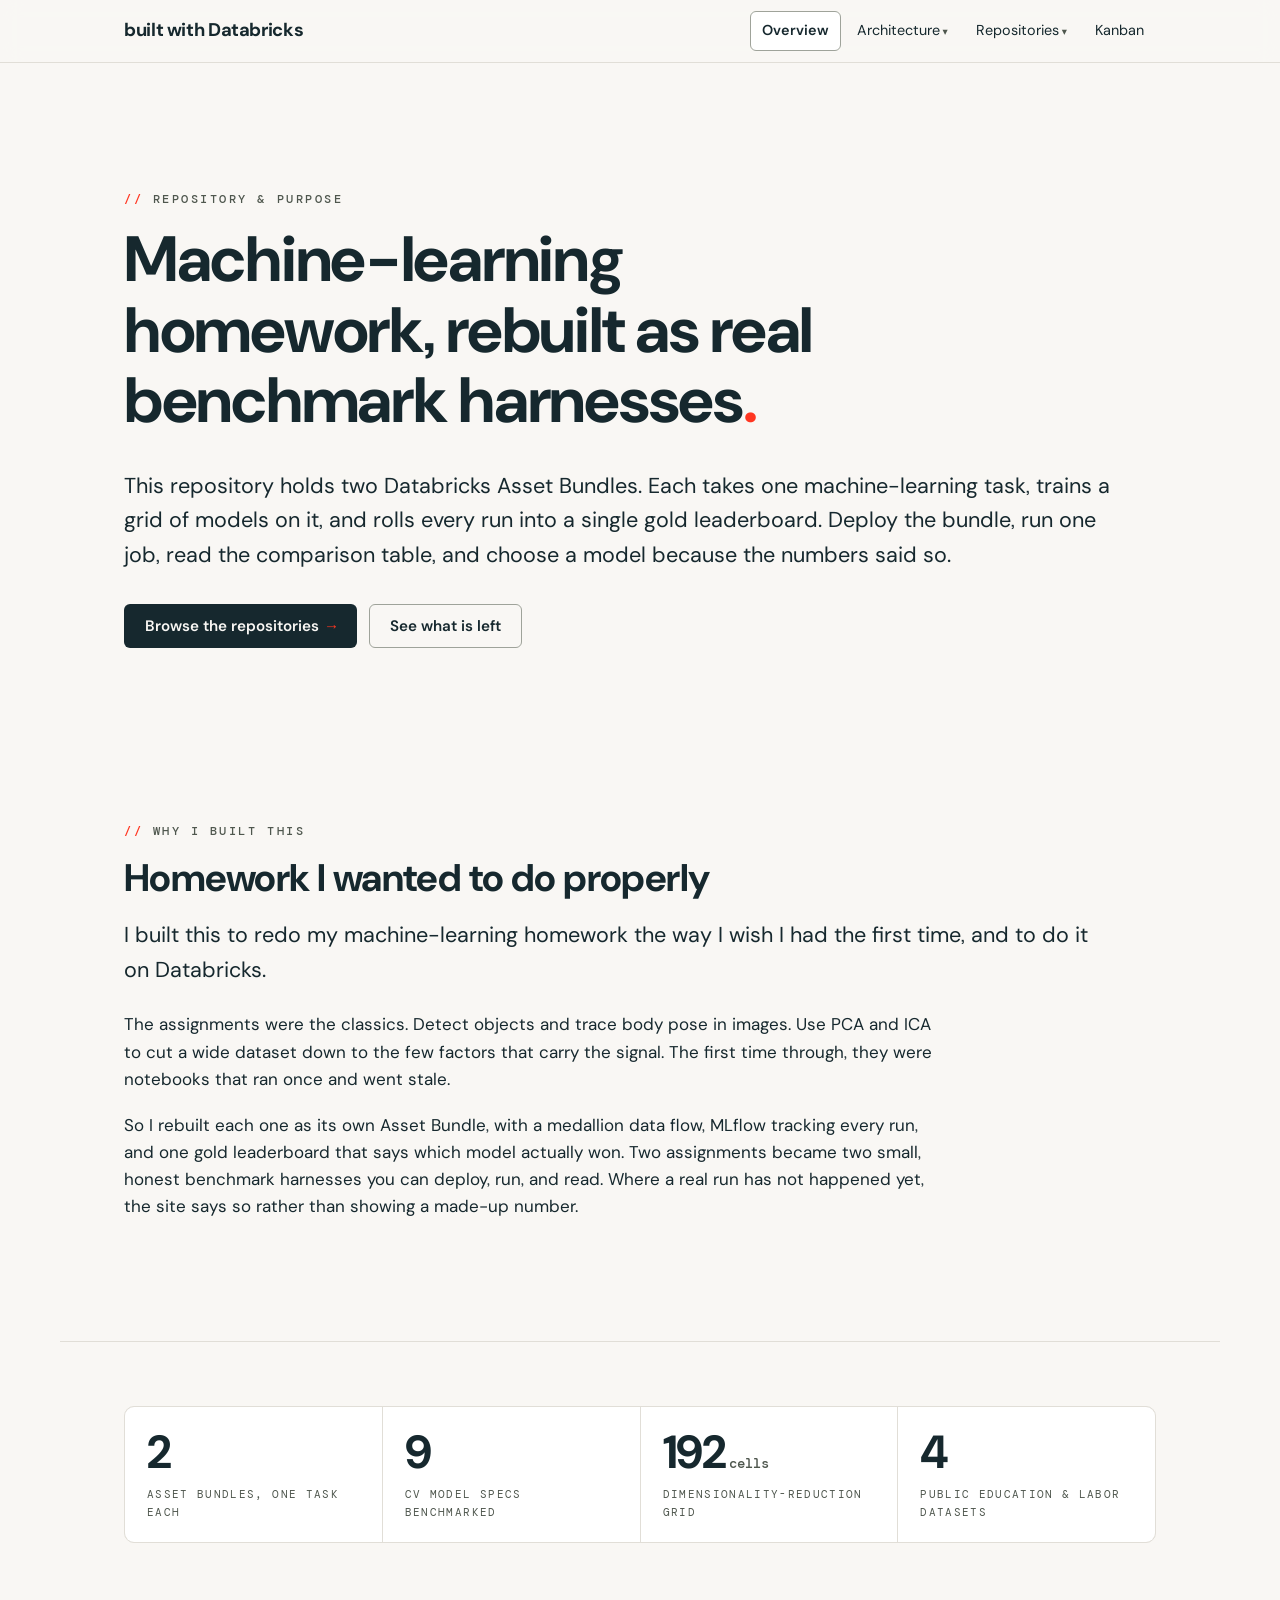
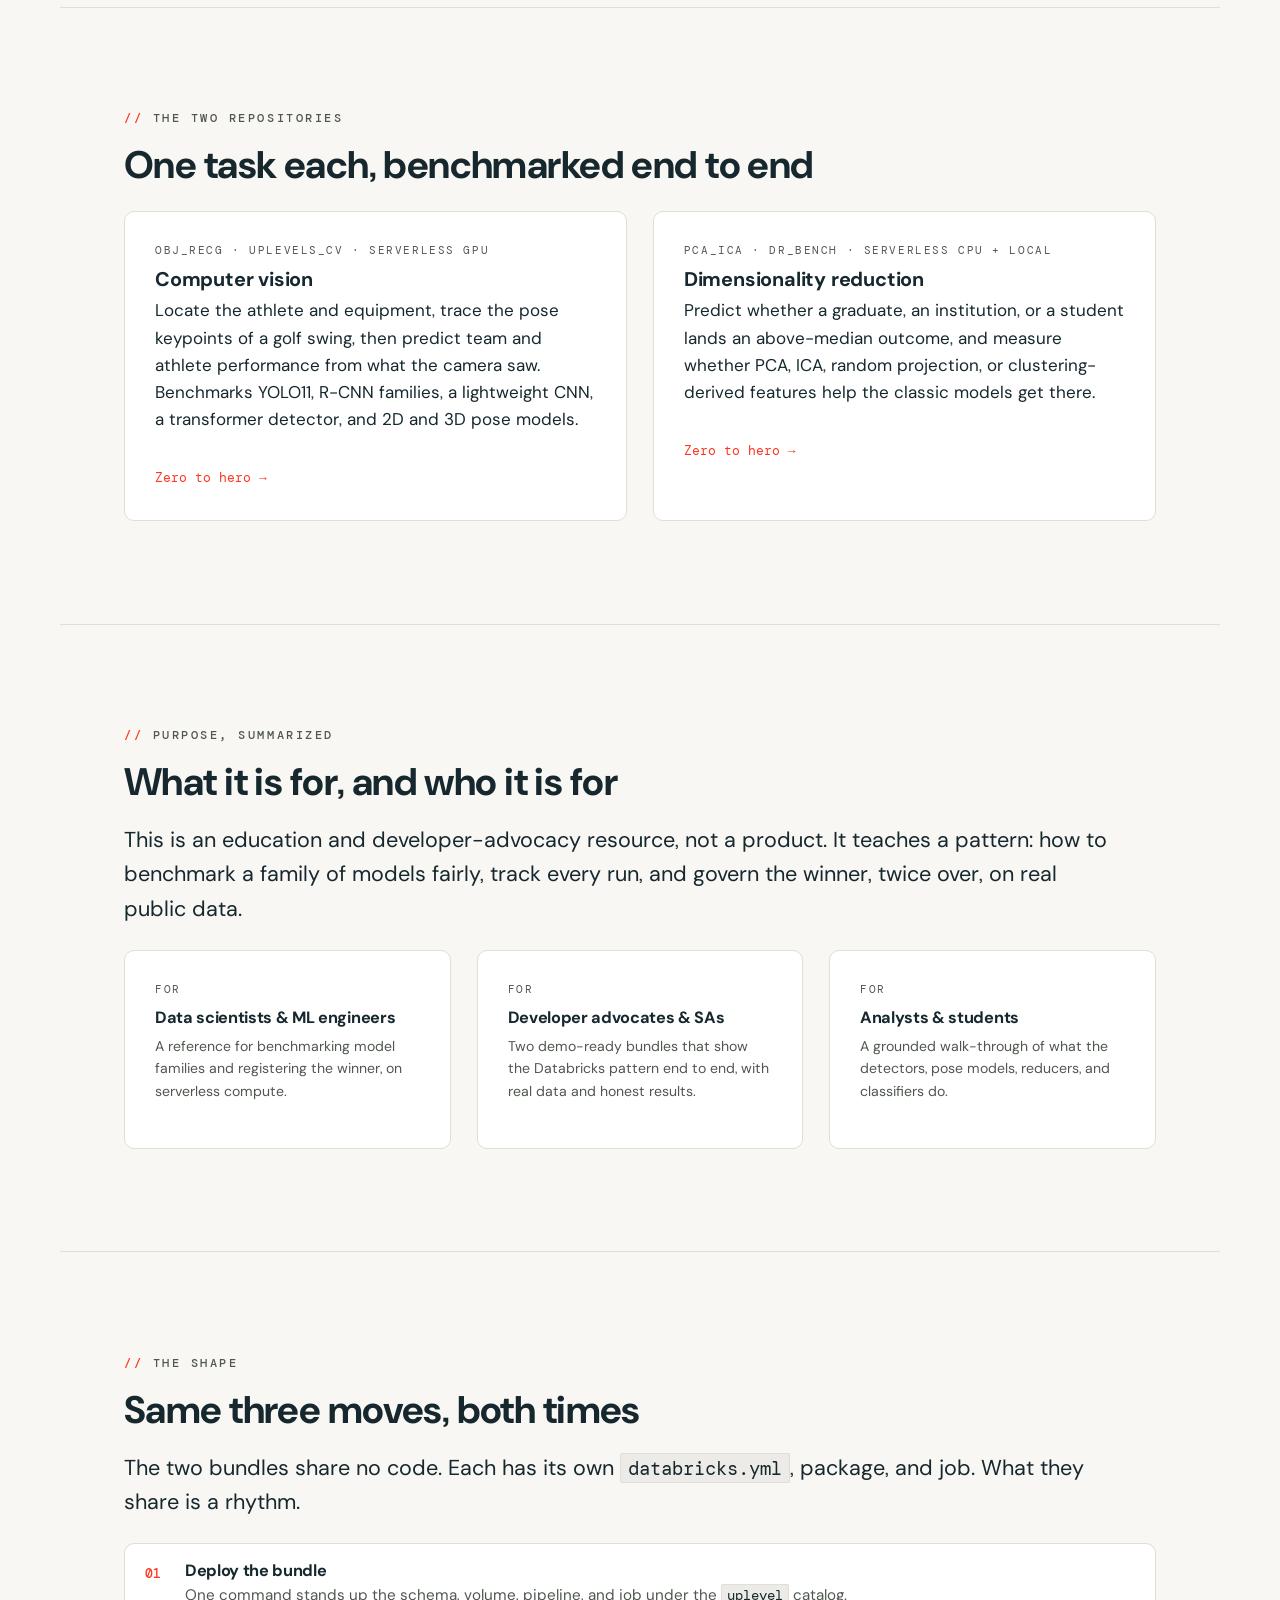
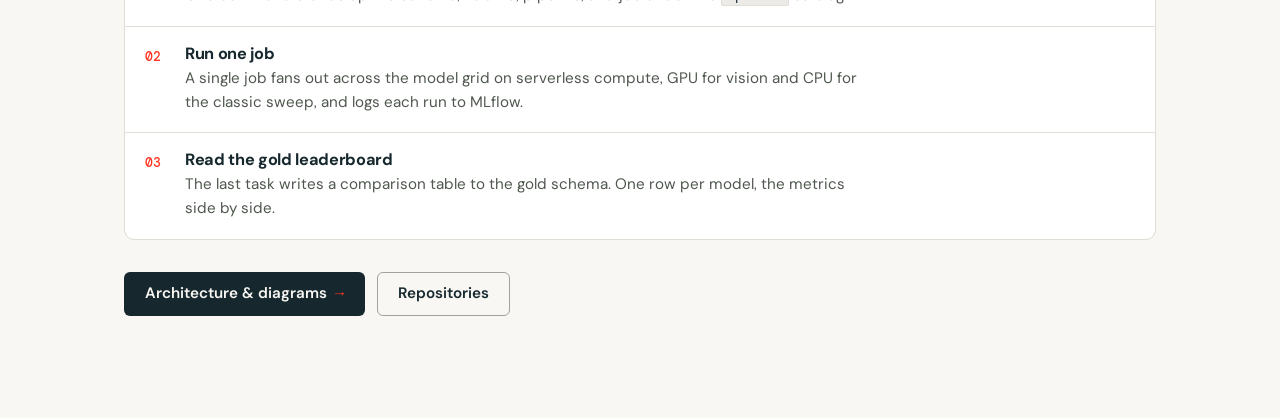
<file: docs/index.html>
<!DOCTYPE html>
<html lang="en">
<head>
<meta charset="UTF-8">
<meta name="viewport" content="width=device-width, initial-scale=1.0">
<title>Overview · benchmark harnesses on Databricks</title>
<meta name="description" content="Two Databricks Asset Bundles that rebuild machine-learning coursework as real benchmark harnesses: a computer-vision repo and a dimensionality-reduction repo, deployed, run, and read on Databricks.">
<link rel="preconnect" href="https://fonts.googleapis.com">
<link rel="preconnect" href="https://fonts.gstatic.com" crossorigin>
<link href="https://fonts.googleapis.com/css2?family=DM+Sans:opsz,wght@9..40,400;9..40,500;9..40,600;9..40,700&family=DM+Mono:wght@400;500&display=swap" rel="stylesheet">
<link rel="stylesheet" href="assets/site.css">
</head>
<body data-od-id="page-overview">
<a class="skip" href="#main">Skip to content</a>

<header class="nav" data-od-id="nav">
  <div class="nav__inner">
    <a class="brand" href="index.html">built with Databricks</a>
    <button class="nav__toggle" aria-expanded="false" aria-controls="navlinks">Menu</button>
    <nav class="nav__links" id="navlinks" aria-label="Primary">
      <a href="index.html" aria-current="page">Overview</a>
      <div class="nav__group">
        <a href="architecture.html" class="nav__parent">Architecture</a>
        <div class="nav__menu">
          <a href="arch-cv.html">Computer vision</a>
          <a href="arch-dr.html">Dimensionality reduction</a>
        </div>
      </div>
      <div class="nav__group">
        <a href="repositories.html" class="nav__parent">Repositories</a>
        <div class="nav__menu">
          <a href="repo-cv.html">Computer vision</a>
          <a href="repo-dr.html">Dimensionality reduction</a>
        </div>
      </div>
      <a href="kanban.html">Kanban</a>
    </nav>
  </div>
</header>

<main id="main">

  <section class="hero wrap" data-od-id="hero">
    <span class="kicker">Repository &amp; purpose</span>
    <h1>Machine-learning homework, rebuilt as real benchmark harnesses<span class="dot">.</span></h1>
    <p class="lead">This repository holds two Databricks Asset Bundles. Each takes one machine-learning task, trains a grid of models on it, and rolls every run into a single gold leaderboard. Deploy the bundle, run one job, read the comparison table, and choose a model because the numbers said so.</p>
    <div class="hero__actions">
      <a class="btn btn--primary" href="repositories.html">Browse the repositories <span class="btn__arrow" aria-hidden="true">→</span></a>
      <a class="btn btn--ghost" href="kanban.html">See what is left</a>
    </div>
  </section>

  <section class="section wrap" data-od-id="why">
    <span class="kicker">Why I built this</span>
    <h2>Homework I wanted to do properly</h2>
    <p class="lead">I built this to redo my machine-learning homework the way I wish I had the first time, and to do it on Databricks.</p>
    <p>The assignments were the classics. Detect objects and trace body pose in images. Use PCA and ICA to cut a wide dataset down to the few factors that carry the signal. The first time through, they were notebooks that ran once and went stale.</p>
    <p>So I rebuilt each one as its own Asset Bundle, with a medallion data flow, MLflow tracking every run, and one gold leaderboard that says which model actually won. Two assignments became two small, honest benchmark harnesses you can deploy, run, and read. Where a real run has not happened yet, the site says so rather than showing a made-up number.</p>
  </section>

  <section class="section section--tight wrap" aria-label="At a glance">
    <div class="statrow" data-od-id="stat-row">
      <div class="stat"><div class="stat__num">2</div><div class="stat__label">Asset Bundles, one task each</div></div>
      <div class="stat"><div class="stat__num">9</div><div class="stat__label">CV model specs benchmarked</div></div>
      <div class="stat"><div class="stat__num">192<span class="u">cells</span></div><div class="stat__label">Dimensionality-reduction grid</div></div>
      <div class="stat"><div class="stat__num">4</div><div class="stat__label">Public education &amp; labor datasets</div></div>
    </div>
  </section>

  <section class="section wrap" data-od-id="repositories">
    <span class="kicker">The two repositories</span>
    <h2>One task each, benchmarked end to end</h2>
    <div class="grid grid-2" style="margin-top:1.5rem">
      <a class="card card--link" href="repo-cv.html" data-od-id="repo-card-cv">
        <div class="card__meta">obj_recg · uplevels_cv · serverless GPU</div>
        <h3>Computer vision</h3>
        <p>Locate the athlete and equipment, trace the pose keypoints of a golf swing, then predict team and athlete performance from what the camera saw. Benchmarks YOLO11, R-CNN families, a lightweight CNN, a transformer detector, and 2D and 3D pose models.</p>
        <span class="card__more">Zero to hero →</span>
      </a>
      <a class="card card--link" href="repo-dr.html" data-od-id="repo-card-dr">
        <div class="card__meta">pca_ica · dr_bench · serverless CPU + local</div>
        <h3>Dimensionality reduction</h3>
        <p>Predict whether a graduate, an institution, or a student lands an above-median outcome, and measure whether PCA, ICA, random projection, or clustering-derived features help the classic models get there.</p>
        <span class="card__more">Zero to hero →</span>
      </a>
    </div>
  </section>

  <section class="section wrap" data-od-id="purpose">
    <span class="kicker">Purpose, summarized</span>
    <h2>What it is for, and who it is for</h2>
    <p class="lead">This is an education and developer-advocacy resource, not a product. It teaches a pattern: how to benchmark a family of models fairly, track every run, and govern the winner, twice over, on real public data.</p>
    <div class="grid grid-3" style="margin-top:1.25rem">
      <div class="card"><div class="card__meta">for</div><h4>Data scientists &amp; ML engineers</h4><p class="muted small">A reference for benchmarking model families and registering the winner, on serverless compute.</p></div>
      <div class="card"><div class="card__meta">for</div><h4>Developer advocates &amp; SAs</h4><p class="muted small">Two demo-ready bundles that show the Databricks pattern end to end, with real data and honest results.</p></div>
      <div class="card"><div class="card__meta">for</div><h4>Analysts &amp; students</h4><p class="muted small">A grounded walk-through of what the detectors, pose models, reducers, and classifiers do.</p></div>
    </div>
  </section>

  <section class="section wrap" data-od-id="shape">
    <span class="kicker">The shape</span>
    <h2>Same three moves, both times</h2>
    <p class="lead">The two bundles share no code. Each has its own <code>databricks.yml</code>, package, and job. What they share is a rhythm.</p>
    <div class="flow" data-od-id="shape-flow">
      <div class="flow__step"><span class="flow__n">01</span><div><h4>Deploy the bundle</h4><p>One command stands up the schema, volume, pipeline, and job under the <code>uplevel</code> catalog.</p></div></div>
      <div class="flow__step"><span class="flow__n">02</span><div><h4>Run one job</h4><p>A single job fans out across the model grid on serverless compute, GPU for vision and CPU for the classic sweep, and logs each run to MLflow.</p></div></div>
      <div class="flow__step"><span class="flow__n">03</span><div><h4>Read the gold leaderboard</h4><p>The last task writes a comparison table to the gold schema. One row per model, the metrics side by side.</p></div></div>
    </div>
    <div class="hero__actions" style="margin-top:2rem">
      <a class="btn btn--primary" href="architecture.html">Architecture &amp; diagrams <span class="btn__arrow" aria-hidden="true">→</span></a>
      <a class="btn btn--ghost" href="repositories.html">Repositories</a>
    </div>
  </section>

</main>

<script src="assets/site.js"></script>
</body>
</html>
</file>
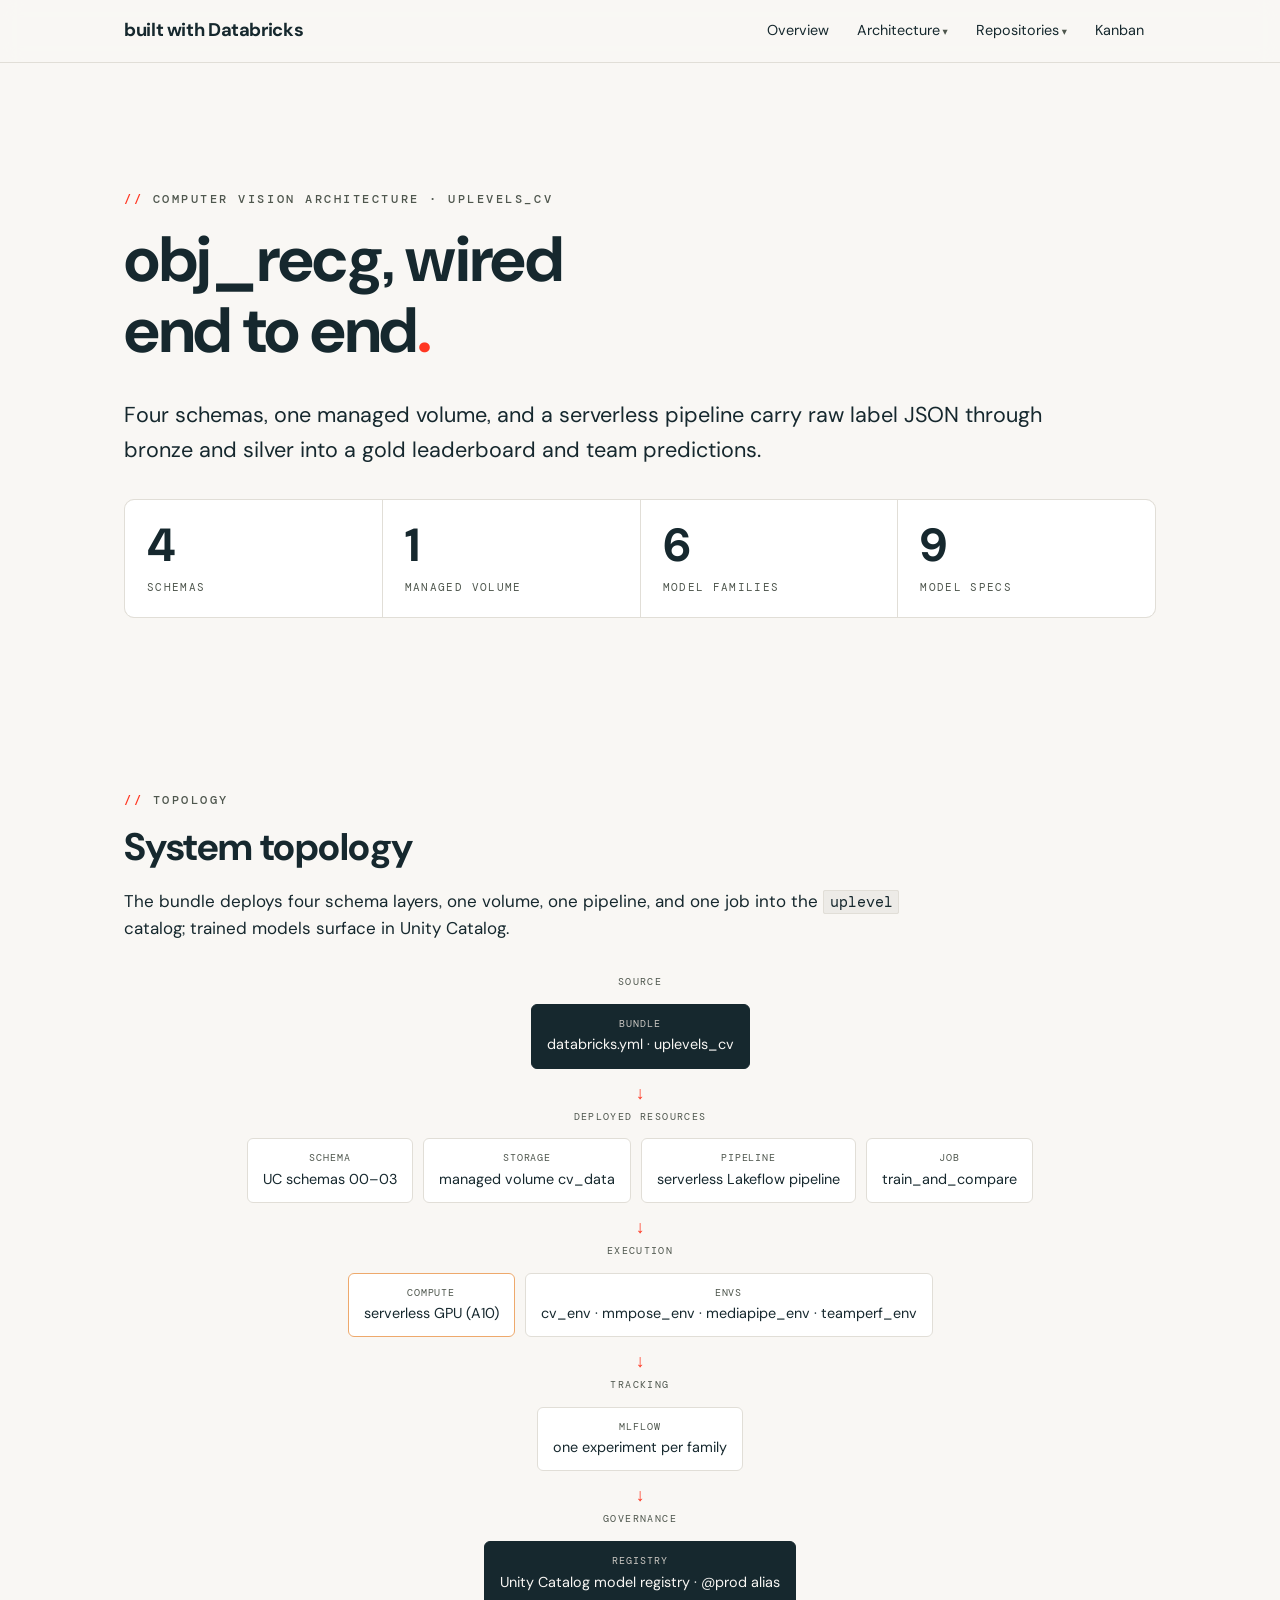
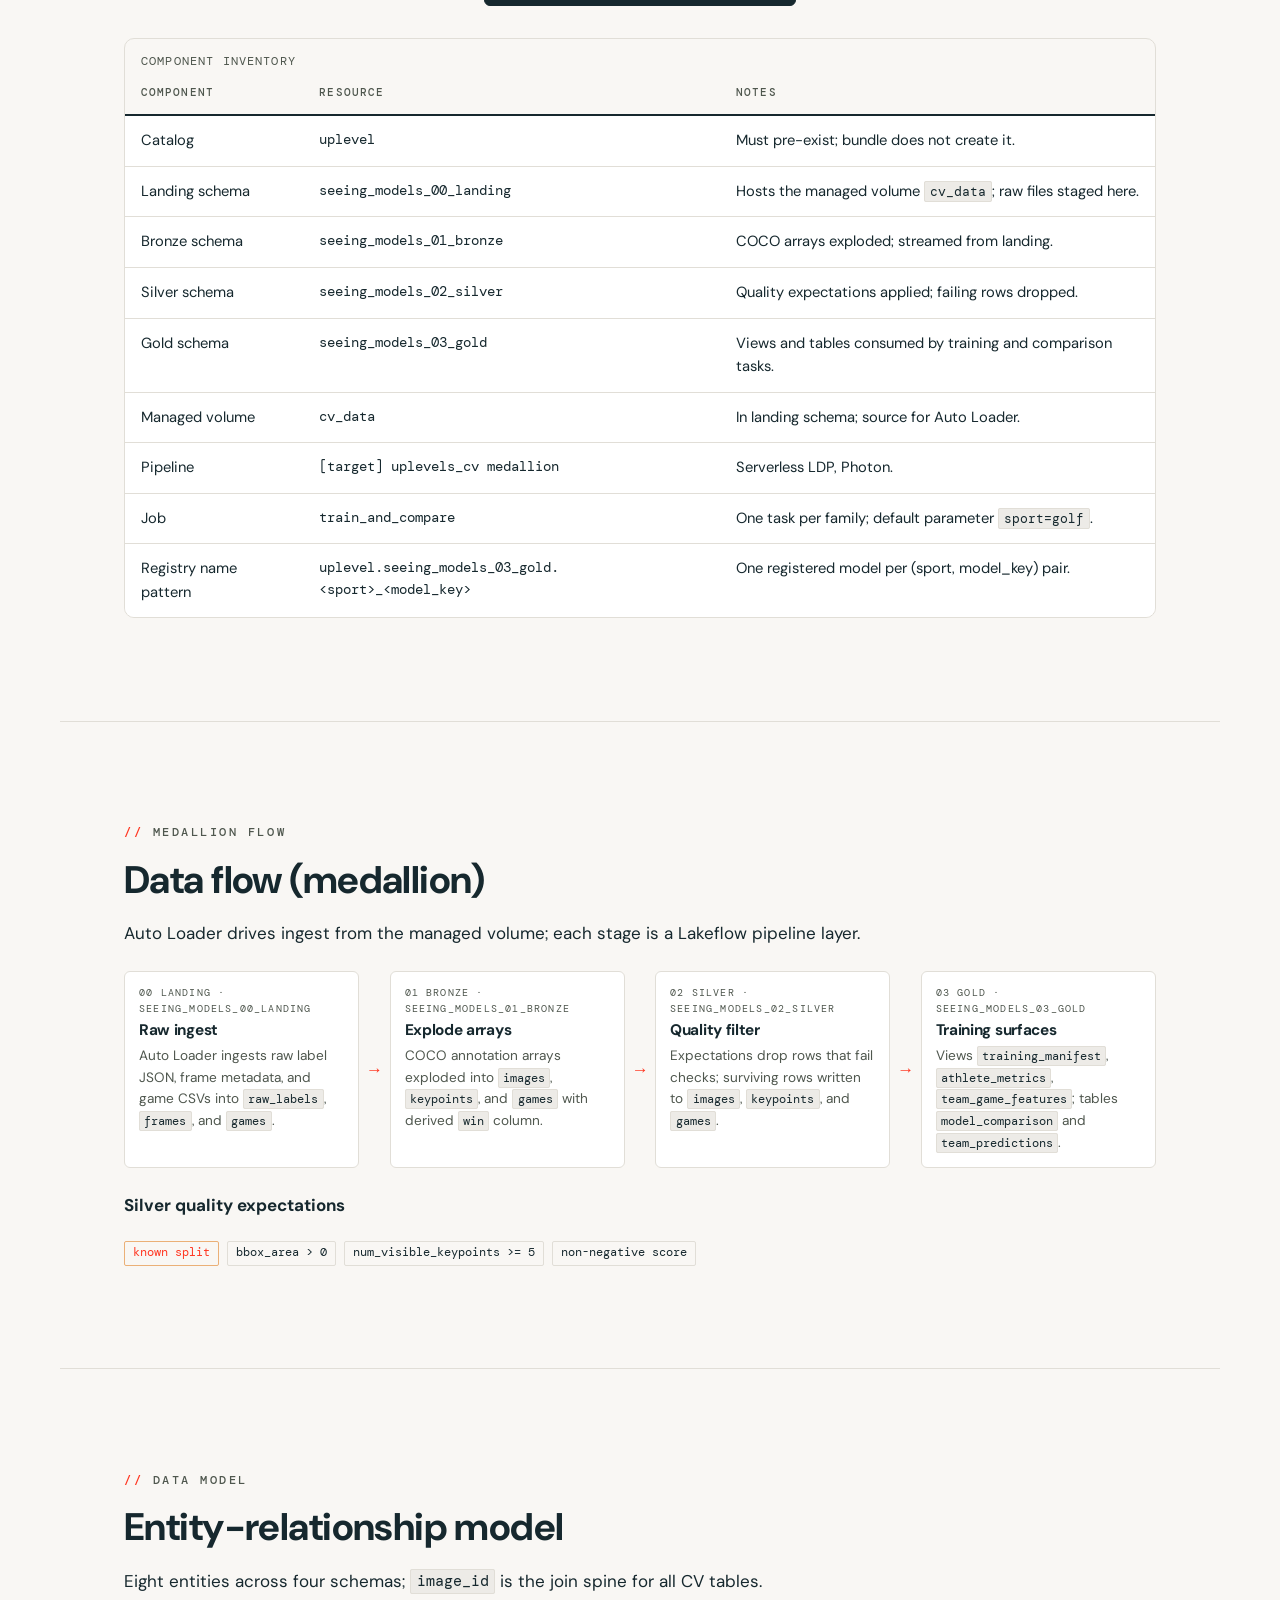
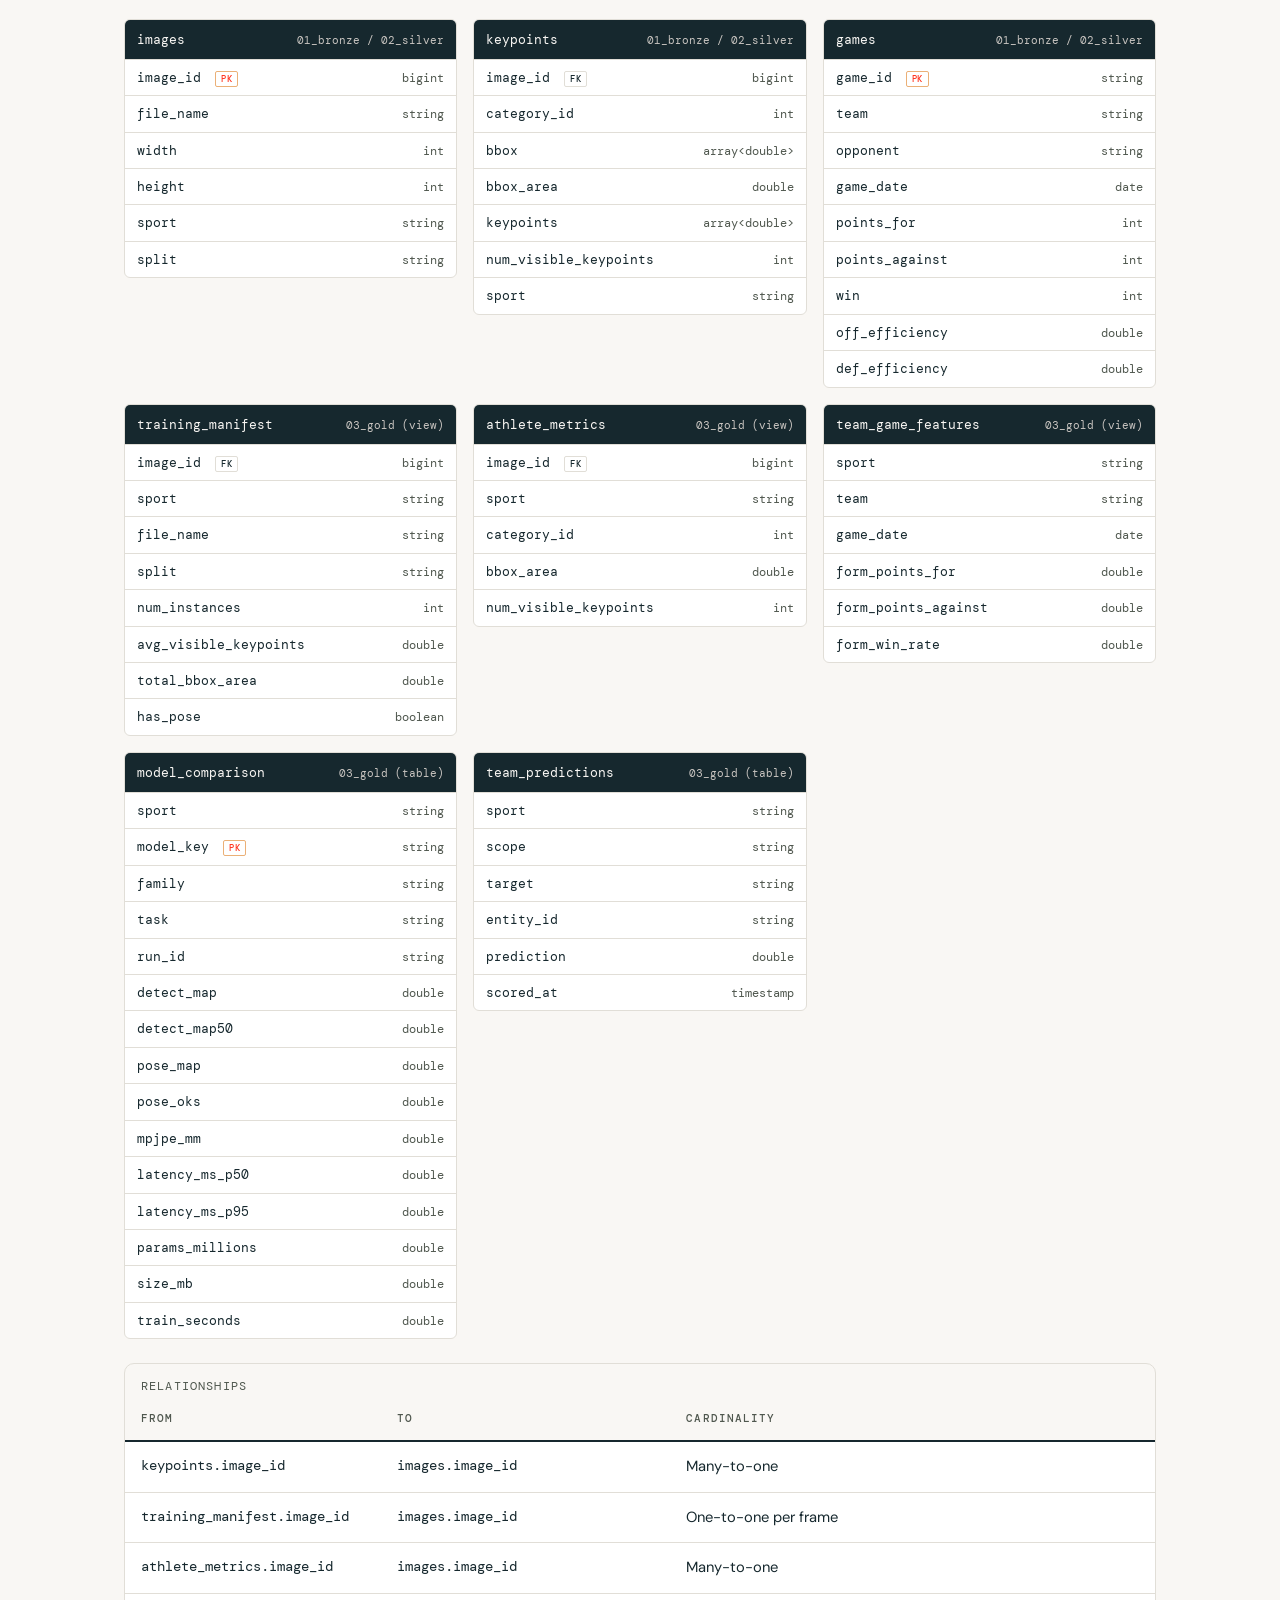
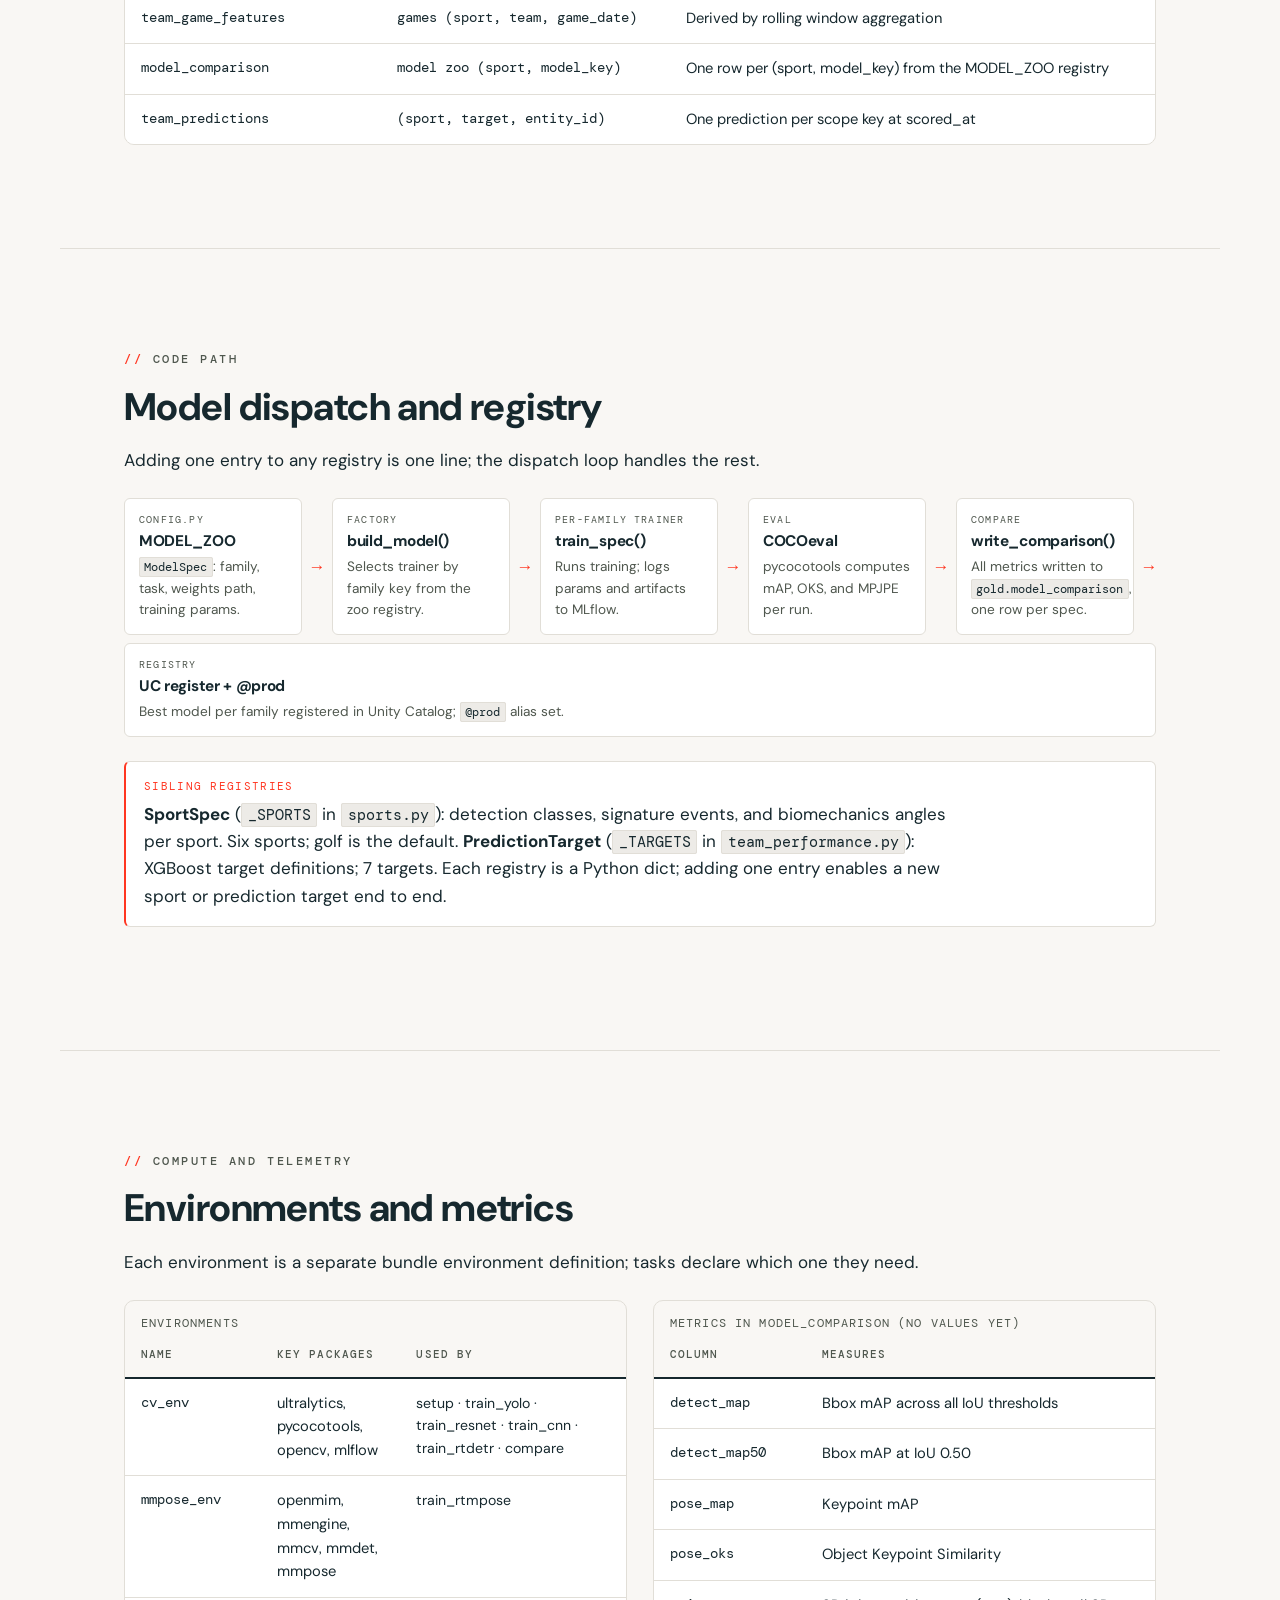
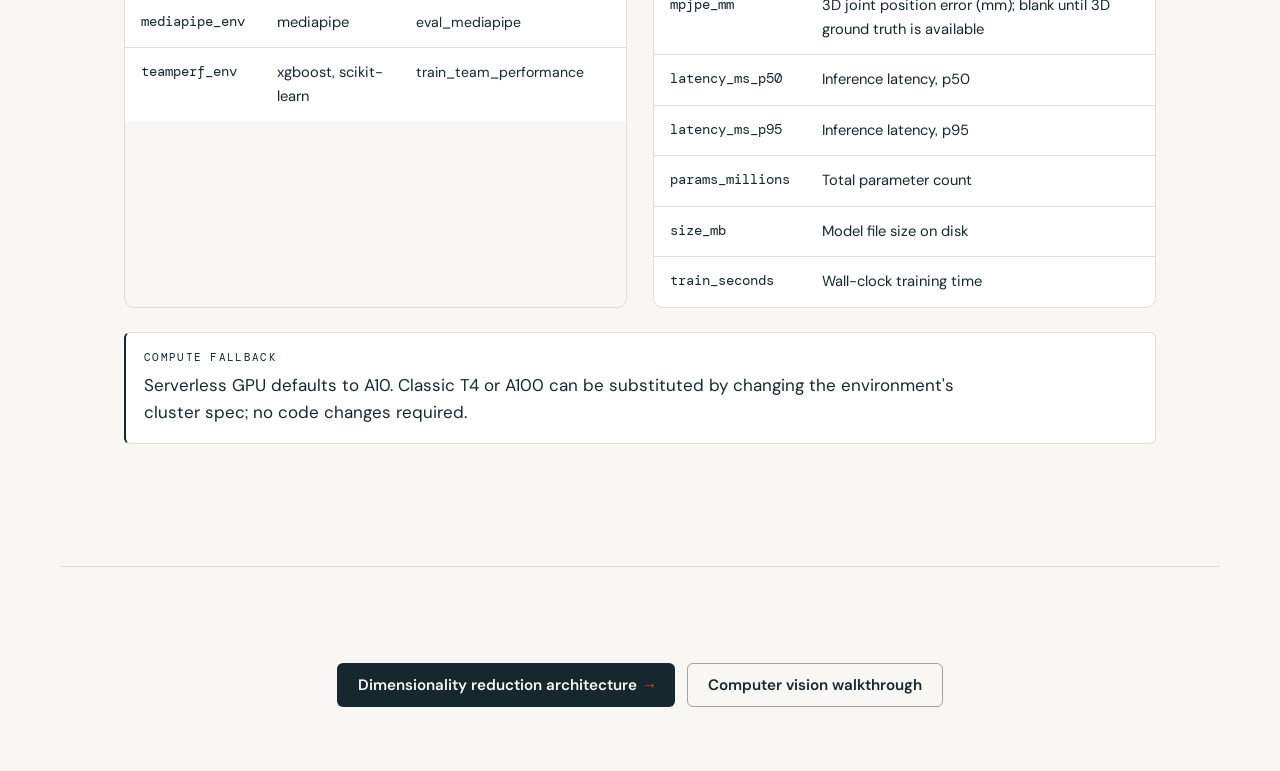
<file: docs/arch-cv.html>
<!DOCTYPE html>
<html lang="en">
<head>
<meta charset="UTF-8">
<meta name="viewport" content="width=device-width, initial-scale=1.0">
<title>Computer vision architecture · benchmark harnesses on Databricks</title>
<meta name="description" content="System topology, medallion data flow, ERD, and schema reference for the obj_recg computer-vision Asset Bundle.">
<link rel="preconnect" href="https://fonts.googleapis.com">
<link rel="preconnect" href="https://fonts.gstatic.com" crossorigin>
<link href="https://fonts.googleapis.com/css2?family=DM+Sans:opsz,wght@9..40,400;9..40,500;9..40,600;9..40,700&family=DM+Mono:wght@400;500&display=swap" rel="stylesheet">
<link rel="stylesheet" href="assets/site.css">
</head>
<body data-od-id="page-arch-cv">
<a class="skip" href="#main">Skip to content</a>
<header class="nav" data-od-id="nav">
  <div class="nav__inner">
    <a class="brand" href="index.html">built with Databricks</a>
    <button class="nav__toggle" aria-expanded="false" aria-controls="navlinks">Menu</button>
    <nav class="nav__links" id="navlinks" aria-label="Primary">
      <a href="index.html">Overview</a>
      <div class="nav__group">
        <a href="architecture.html" class="nav__parent">Architecture</a>
        <div class="nav__menu">
          <a href="arch-cv.html" aria-current="page">Computer vision</a>
          <a href="arch-dr.html">Dimensionality reduction</a>
        </div>
      </div>
      <div class="nav__group">
        <a href="repositories.html" class="nav__parent">Repositories</a>
        <div class="nav__menu">
          <a href="repo-cv.html">Computer vision</a>
          <a href="repo-dr.html">Dimensionality reduction</a>
        </div>
      </div>
      <a href="kanban.html">Kanban</a>
    </nav>
  </div>
</header>

<main id="main">

  <section class="hero wrap" data-od-id="hero">
    <span class="kicker">Computer vision architecture · uplevels_cv</span>
    <h1>obj_recg, wired end to end<span class="dot">.</span></h1>
    <p class="lead">Four schemas, one managed volume, and a serverless pipeline carry raw label JSON through bronze and silver into a gold leaderboard and team predictions.</p>
    <div class="statrow" style="margin-top:2rem">
      <div class="stat"><div class="stat__num">4</div><div class="stat__label">Schemas</div></div>
      <div class="stat"><div class="stat__num">1</div><div class="stat__label">Managed volume</div></div>
      <div class="stat"><div class="stat__num">6</div><div class="stat__label">Model families</div></div>
      <div class="stat"><div class="stat__num">9</div><div class="stat__label">Model specs</div></div>
    </div>
  </section>

  <section class="section wrap" data-od-id="cv-topology">
    <span class="kicker">Topology</span>
    <h2>System topology</h2>
    <p>The bundle deploys four schema layers, one volume, one pipeline, and one job into the <code>uplevel</code> catalog; trained models surface in Unity Catalog.</p>

    <div class="layers" style="margin:2rem 0">
      <div class="layer">
        <div class="layer__label">Source</div>
        <div class="node node--ink"><span class="lbl">bundle</span>databricks.yml · uplevels_cv</div>
      </div>
      <div class="layer">
        <div class="layer__label">Deployed resources</div>
        <div class="node"><span class="lbl">schema</span>UC schemas 00–03</div>
        <div class="node"><span class="lbl">storage</span>managed volume cv_data</div>
        <div class="node"><span class="lbl">pipeline</span>serverless Lakeflow pipeline</div>
        <div class="node"><span class="lbl">job</span>train_and_compare</div>
      </div>
      <div class="layer">
        <div class="layer__label">Execution</div>
        <div class="node node--accent"><span class="lbl">compute</span>serverless GPU (A10)</div>
        <div class="node"><span class="lbl">envs</span>cv_env · mmpose_env · mediapipe_env · teamperf_env</div>
      </div>
      <div class="layer">
        <div class="layer__label">Tracking</div>
        <div class="node"><span class="lbl">mlflow</span>one experiment per family</div>
      </div>
      <div class="layer">
        <div class="layer__label">Governance</div>
        <div class="node node--ink"><span class="lbl">registry</span>Unity Catalog model registry · @prod alias</div>
      </div>
    </div>

    <div class="table-wrap">
      <table class="tbl">
        <caption>Component inventory</caption>
        <thead>
          <tr><th>Component</th><th>Resource</th><th>Notes</th></tr>
        </thead>
        <tbody>
          <tr>
            <td>Catalog</td>
            <td class="mono">uplevel</td>
            <td>Must pre-exist; bundle does not create it.</td>
          </tr>
          <tr>
            <td>Landing schema</td>
            <td class="mono">seeing_models_00_landing</td>
            <td>Hosts the managed volume <code>cv_data</code>; raw files staged here.</td>
          </tr>
          <tr>
            <td>Bronze schema</td>
            <td class="mono">seeing_models_01_bronze</td>
            <td>COCO arrays exploded; streamed from landing.</td>
          </tr>
          <tr>
            <td>Silver schema</td>
            <td class="mono">seeing_models_02_silver</td>
            <td>Quality expectations applied; failing rows dropped.</td>
          </tr>
          <tr>
            <td>Gold schema</td>
            <td class="mono">seeing_models_03_gold</td>
            <td>Views and tables consumed by training and comparison tasks.</td>
          </tr>
          <tr>
            <td>Managed volume</td>
            <td class="mono">cv_data</td>
            <td>In landing schema; source for Auto Loader.</td>
          </tr>
          <tr>
            <td>Pipeline</td>
            <td class="mono">[target] uplevels_cv medallion</td>
            <td>Serverless LDP, Photon.</td>
          </tr>
          <tr>
            <td>Job</td>
            <td class="mono">train_and_compare</td>
            <td>One task per family; default parameter <code>sport=golf</code>.</td>
          </tr>
          <tr>
            <td>Registry name pattern</td>
            <td class="mono">uplevel.seeing_models_03_gold.&lt;sport&gt;_&lt;model_key&gt;</td>
            <td>One registered model per (sport, model_key) pair.</td>
          </tr>
        </tbody>
      </table>
    </div>
  </section>

  <section class="section wrap" data-od-id="cv-dataflow">
    <span class="kicker">Medallion flow</span>
    <h2>Data flow (medallion)</h2>
    <p>Auto Loader drives ingest from the managed volume; each stage is a Lakeflow pipeline layer.</p>

    <div class="pipe" style="margin:1.5rem 0">
      <div class="pipe__stage">
        <span class="lbl">00 landing · seeing_models_00_landing</span>
        <h4>Raw ingest</h4>
        <p>Auto Loader ingests raw label JSON, frame metadata, and game CSVs into <code>raw_labels</code>, <code>frames</code>, and <code>games</code>.</p>
      </div>
      <span class="pipe__arrow" aria-hidden="true">&rarr;</span>
      <div class="pipe__stage">
        <span class="lbl">01 bronze · seeing_models_01_bronze</span>
        <h4>Explode arrays</h4>
        <p>COCO annotation arrays exploded into <code>images</code>, <code>keypoints</code>, and <code>games</code> with derived <code>win</code> column.</p>
      </div>
      <span class="pipe__arrow" aria-hidden="true">&rarr;</span>
      <div class="pipe__stage">
        <span class="lbl">02 silver · seeing_models_02_silver</span>
        <h4>Quality filter</h4>
        <p>Expectations drop rows that fail checks; surviving rows written to <code>images</code>, <code>keypoints</code>, and <code>games</code>.</p>
      </div>
      <span class="pipe__arrow" aria-hidden="true">&rarr;</span>
      <div class="pipe__stage">
        <span class="lbl">03 gold · seeing_models_03_gold</span>
        <h4>Training surfaces</h4>
        <p>Views <code>training_manifest</code>, <code>athlete_metrics</code>, <code>team_game_features</code>; tables <code>model_comparison</code> and <code>team_predictions</code>.</p>
      </div>
    </div>

    <p><strong>Silver quality expectations</strong></p>
    <div>
      <span class="chip chip--accent">known split</span>
      <span class="chip">bbox_area &gt; 0</span>
      <span class="chip">num_visible_keypoints &gt;= 5</span>
      <span class="chip">non-negative score</span>
    </div>
  </section>

  <section class="section wrap" data-od-id="cv-erd">
    <span class="kicker">Data model</span>
    <h2>Entity-relationship model</h2>
    <p>Eight entities across four schemas; <code>image_id</code> is the join spine for all CV tables.</p>

    <div class="erd" style="margin:1.5rem 0">
      <div class="entity">
        <div class="entity__head"><span>images</span><span class="schema">01_bronze / 02_silver</span></div>
        <div class="entity__row"><span class="col">image_id <span class="key key--pk">PK</span></span><span class="ty">bigint</span></div>
        <div class="entity__row"><span class="col">file_name</span><span class="ty">string</span></div>
        <div class="entity__row"><span class="col">width</span><span class="ty">int</span></div>
        <div class="entity__row"><span class="col">height</span><span class="ty">int</span></div>
        <div class="entity__row"><span class="col">sport</span><span class="ty">string</span></div>
        <div class="entity__row"><span class="col">split</span><span class="ty">string</span></div>
      </div>

      <div class="entity">
        <div class="entity__head"><span>keypoints</span><span class="schema">01_bronze / 02_silver</span></div>
        <div class="entity__row"><span class="col">image_id <span class="key key--fk">FK</span></span><span class="ty">bigint</span></div>
        <div class="entity__row"><span class="col">category_id</span><span class="ty">int</span></div>
        <div class="entity__row"><span class="col">bbox</span><span class="ty">array&lt;double&gt;</span></div>
        <div class="entity__row"><span class="col">bbox_area</span><span class="ty">double</span></div>
        <div class="entity__row"><span class="col">keypoints</span><span class="ty">array&lt;double&gt;</span></div>
        <div class="entity__row"><span class="col">num_visible_keypoints</span><span class="ty">int</span></div>
        <div class="entity__row"><span class="col">sport</span><span class="ty">string</span></div>
      </div>

      <div class="entity">
        <div class="entity__head"><span>games</span><span class="schema">01_bronze / 02_silver</span></div>
        <div class="entity__row"><span class="col">game_id <span class="key key--pk">PK</span></span><span class="ty">string</span></div>
        <div class="entity__row"><span class="col">team</span><span class="ty">string</span></div>
        <div class="entity__row"><span class="col">opponent</span><span class="ty">string</span></div>
        <div class="entity__row"><span class="col">game_date</span><span class="ty">date</span></div>
        <div class="entity__row"><span class="col">points_for</span><span class="ty">int</span></div>
        <div class="entity__row"><span class="col">points_against</span><span class="ty">int</span></div>
        <div class="entity__row"><span class="col">win</span><span class="ty">int</span></div>
        <div class="entity__row"><span class="col">off_efficiency</span><span class="ty">double</span></div>
        <div class="entity__row"><span class="col">def_efficiency</span><span class="ty">double</span></div>
      </div>

      <div class="entity">
        <div class="entity__head"><span>training_manifest</span><span class="schema">03_gold (view)</span></div>
        <div class="entity__row"><span class="col">image_id <span class="key key--fk">FK</span></span><span class="ty">bigint</span></div>
        <div class="entity__row"><span class="col">sport</span><span class="ty">string</span></div>
        <div class="entity__row"><span class="col">file_name</span><span class="ty">string</span></div>
        <div class="entity__row"><span class="col">split</span><span class="ty">string</span></div>
        <div class="entity__row"><span class="col">num_instances</span><span class="ty">int</span></div>
        <div class="entity__row"><span class="col">avg_visible_keypoints</span><span class="ty">double</span></div>
        <div class="entity__row"><span class="col">total_bbox_area</span><span class="ty">double</span></div>
        <div class="entity__row"><span class="col">has_pose</span><span class="ty">boolean</span></div>
      </div>

      <div class="entity">
        <div class="entity__head"><span>athlete_metrics</span><span class="schema">03_gold (view)</span></div>
        <div class="entity__row"><span class="col">image_id <span class="key key--fk">FK</span></span><span class="ty">bigint</span></div>
        <div class="entity__row"><span class="col">sport</span><span class="ty">string</span></div>
        <div class="entity__row"><span class="col">category_id</span><span class="ty">int</span></div>
        <div class="entity__row"><span class="col">bbox_area</span><span class="ty">double</span></div>
        <div class="entity__row"><span class="col">num_visible_keypoints</span><span class="ty">int</span></div>
      </div>

      <div class="entity">
        <div class="entity__head"><span>team_game_features</span><span class="schema">03_gold (view)</span></div>
        <div class="entity__row"><span class="col">sport</span><span class="ty">string</span></div>
        <div class="entity__row"><span class="col">team</span><span class="ty">string</span></div>
        <div class="entity__row"><span class="col">game_date</span><span class="ty">date</span></div>
        <div class="entity__row"><span class="col">form_points_for</span><span class="ty">double</span></div>
        <div class="entity__row"><span class="col">form_points_against</span><span class="ty">double</span></div>
        <div class="entity__row"><span class="col">form_win_rate</span><span class="ty">double</span></div>
      </div>

      <div class="entity">
        <div class="entity__head"><span>model_comparison</span><span class="schema">03_gold (table)</span></div>
        <div class="entity__row"><span class="col">sport</span><span class="ty">string</span></div>
        <div class="entity__row"><span class="col">model_key <span class="key key--pk">PK</span></span><span class="ty">string</span></div>
        <div class="entity__row"><span class="col">family</span><span class="ty">string</span></div>
        <div class="entity__row"><span class="col">task</span><span class="ty">string</span></div>
        <div class="entity__row"><span class="col">run_id</span><span class="ty">string</span></div>
        <div class="entity__row"><span class="col">detect_map</span><span class="ty">double</span></div>
        <div class="entity__row"><span class="col">detect_map50</span><span class="ty">double</span></div>
        <div class="entity__row"><span class="col">pose_map</span><span class="ty">double</span></div>
        <div class="entity__row"><span class="col">pose_oks</span><span class="ty">double</span></div>
        <div class="entity__row"><span class="col">mpjpe_mm</span><span class="ty">double</span></div>
        <div class="entity__row"><span class="col">latency_ms_p50</span><span class="ty">double</span></div>
        <div class="entity__row"><span class="col">latency_ms_p95</span><span class="ty">double</span></div>
        <div class="entity__row"><span class="col">params_millions</span><span class="ty">double</span></div>
        <div class="entity__row"><span class="col">size_mb</span><span class="ty">double</span></div>
        <div class="entity__row"><span class="col">train_seconds</span><span class="ty">double</span></div>
      </div>

      <div class="entity">
        <div class="entity__head"><span>team_predictions</span><span class="schema">03_gold (table)</span></div>
        <div class="entity__row"><span class="col">sport</span><span class="ty">string</span></div>
        <div class="entity__row"><span class="col">scope</span><span class="ty">string</span></div>
        <div class="entity__row"><span class="col">target</span><span class="ty">string</span></div>
        <div class="entity__row"><span class="col">entity_id</span><span class="ty">string</span></div>
        <div class="entity__row"><span class="col">prediction</span><span class="ty">double</span></div>
        <div class="entity__row"><span class="col">scored_at</span><span class="ty">timestamp</span></div>
      </div>
    </div>

    <div class="table-wrap">
      <table class="tbl">
        <caption>Relationships</caption>
        <thead>
          <tr><th>From</th><th>To</th><th>Cardinality</th></tr>
        </thead>
        <tbody>
          <tr>
            <td class="mono">keypoints.image_id</td>
            <td class="mono">images.image_id</td>
            <td>Many-to-one</td>
          </tr>
          <tr>
            <td class="mono">training_manifest.image_id</td>
            <td class="mono">images.image_id</td>
            <td>One-to-one per frame</td>
          </tr>
          <tr>
            <td class="mono">athlete_metrics.image_id</td>
            <td class="mono">images.image_id</td>
            <td>Many-to-one</td>
          </tr>
          <tr>
            <td class="mono">team_game_features</td>
            <td class="mono">games (sport, team, game_date)</td>
            <td>Derived by rolling window aggregation</td>
          </tr>
          <tr>
            <td class="mono">model_comparison</td>
            <td class="mono">model zoo (sport, model_key)</td>
            <td>One row per (sport, model_key) from the MODEL_ZOO registry</td>
          </tr>
          <tr>
            <td class="mono">team_predictions</td>
            <td class="mono">(sport, target, entity_id)</td>
            <td>One prediction per scope key at scored_at</td>
          </tr>
        </tbody>
      </table>
    </div>
  </section>

  <section class="section wrap" data-od-id="cv-dispatch">
    <span class="kicker">Code path</span>
    <h2>Model dispatch and registry</h2>
    <p>Adding one entry to any registry is one line; the dispatch loop handles the rest.</p>

    <div class="pipe" style="margin:1.5rem 0">
      <div class="pipe__stage">
        <span class="lbl">config.py</span>
        <h4>MODEL_ZOO</h4>
        <p><code>ModelSpec</code>: family, task, weights path, training params.</p>
      </div>
      <span class="pipe__arrow" aria-hidden="true">&rarr;</span>
      <div class="pipe__stage">
        <span class="lbl">factory</span>
        <h4>build_model()</h4>
        <p>Selects trainer by family key from the zoo registry.</p>
      </div>
      <span class="pipe__arrow" aria-hidden="true">&rarr;</span>
      <div class="pipe__stage">
        <span class="lbl">per-family trainer</span>
        <h4>train_spec()</h4>
        <p>Runs training; logs params and artifacts to MLflow.</p>
      </div>
      <span class="pipe__arrow" aria-hidden="true">&rarr;</span>
      <div class="pipe__stage">
        <span class="lbl">eval</span>
        <h4>COCOeval</h4>
        <p>pycocotools computes mAP, OKS, and MPJPE per run.</p>
      </div>
      <span class="pipe__arrow" aria-hidden="true">&rarr;</span>
      <div class="pipe__stage">
        <span class="lbl">compare</span>
        <h4>write_comparison()</h4>
        <p>All metrics written to <code>gold.model_comparison</code>, one row per spec.</p>
      </div>
      <span class="pipe__arrow" aria-hidden="true">&rarr;</span>
      <div class="pipe__stage">
        <span class="lbl">registry</span>
        <h4>UC register + @prod</h4>
        <p>Best model per family registered in Unity Catalog; <code>@prod</code> alias set.</p>
      </div>
    </div>

    <div class="note">
      <span class="note__k">Sibling registries</span>
      <p><strong>SportSpec</strong> (<code>_SPORTS</code> in <code>sports.py</code>): detection classes, signature events, and biomechanics angles per sport. Six sports; golf is the default. <strong>PredictionTarget</strong> (<code>_TARGETS</code> in <code>team_performance.py</code>): XGBoost target definitions; 7 targets. Each registry is a Python dict; adding one entry enables a new sport or prediction target end to end.</p>
    </div>
  </section>

  <section class="section wrap" data-od-id="cv-env-metrics">
    <span class="kicker">Compute and telemetry</span>
    <h2>Environments and metrics</h2>
    <p>Each environment is a separate bundle environment definition; tasks declare which one they need.</p>

    <div class="grid grid-2" style="margin:1.5rem 0">
      <div class="table-wrap">
        <table class="tbl">
          <caption>Environments</caption>
          <thead>
            <tr><th>Name</th><th>Key packages</th><th>Used by</th></tr>
          </thead>
          <tbody>
            <tr>
              <td class="mono">cv_env</td>
              <td>ultralytics, pycocotools, opencv, mlflow</td>
              <td class="small">setup · train_yolo · train_resnet · train_cnn · train_rtdetr · compare</td>
            </tr>
            <tr>
              <td class="mono">mmpose_env</td>
              <td>openmim, mmengine, mmcv, mmdet, mmpose</td>
              <td class="small">train_rtmpose</td>
            </tr>
            <tr>
              <td class="mono">mediapipe_env</td>
              <td>mediapipe</td>
              <td class="small">eval_mediapipe</td>
            </tr>
            <tr>
              <td class="mono">teamperf_env</td>
              <td>xgboost, scikit-learn</td>
              <td class="small">train_team_performance</td>
            </tr>
          </tbody>
        </table>
      </div>

      <div class="table-wrap">
        <table class="tbl">
          <caption>Metrics in model_comparison (no values yet)</caption>
          <thead>
            <tr><th>Column</th><th>Measures</th></tr>
          </thead>
          <tbody>
            <tr><td class="mono">detect_map</td><td>Bbox mAP across all IoU thresholds</td></tr>
            <tr><td class="mono">detect_map50</td><td>Bbox mAP at IoU 0.50</td></tr>
            <tr><td class="mono">pose_map</td><td>Keypoint mAP</td></tr>
            <tr><td class="mono">pose_oks</td><td>Object Keypoint Similarity</td></tr>
            <tr><td class="mono">mpjpe_mm</td><td>3D joint position error (mm); blank until 3D ground truth is available</td></tr>
            <tr><td class="mono">latency_ms_p50</td><td>Inference latency, p50</td></tr>
            <tr><td class="mono">latency_ms_p95</td><td>Inference latency, p95</td></tr>
            <tr><td class="mono">params_millions</td><td>Total parameter count</td></tr>
            <tr><td class="mono">size_mb</td><td>Model file size on disk</td></tr>
            <tr><td class="mono">train_seconds</td><td>Wall-clock training time</td></tr>
          </tbody>
        </table>
      </div>
    </div>

    <div class="note note--warn">
      <span class="note__k">Compute fallback</span>
      <p>Serverless GPU defaults to A10. Classic T4 or A100 can be substituted by changing the environment's cluster spec; no code changes required.</p>
    </div>
  </section>

  <section class="section section--tight wrap center" data-od-id="cv-cta">
    <div class="hero__actions" style="justify-content:center">
      <a class="btn btn--primary" href="arch-dr.html">Dimensionality reduction architecture <span class="btn__arrow" aria-hidden="true">→</span></a>
      <a class="btn btn--ghost" href="repo-cv.html">Computer vision walkthrough</a>
    </div>
  </section>

</main>
<script src="assets/site.js"></script>
</body>
</html>
</file>
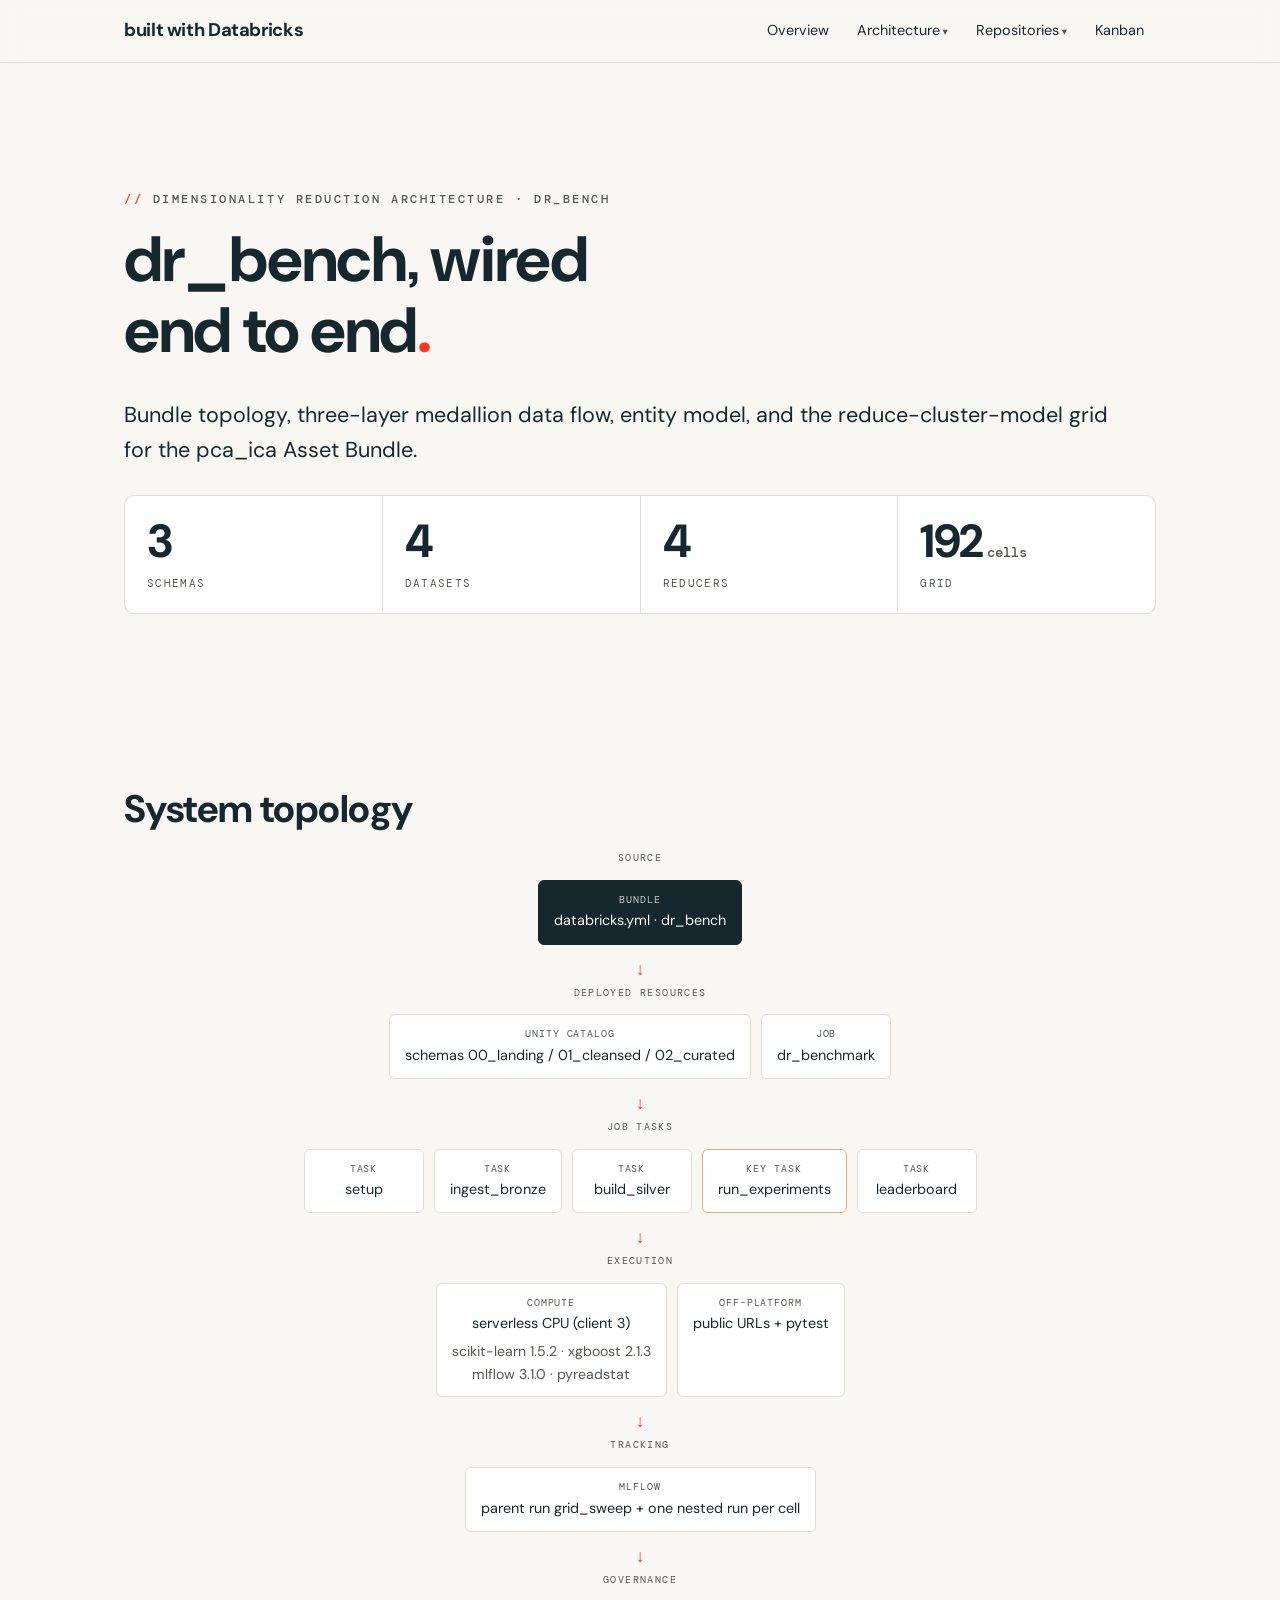
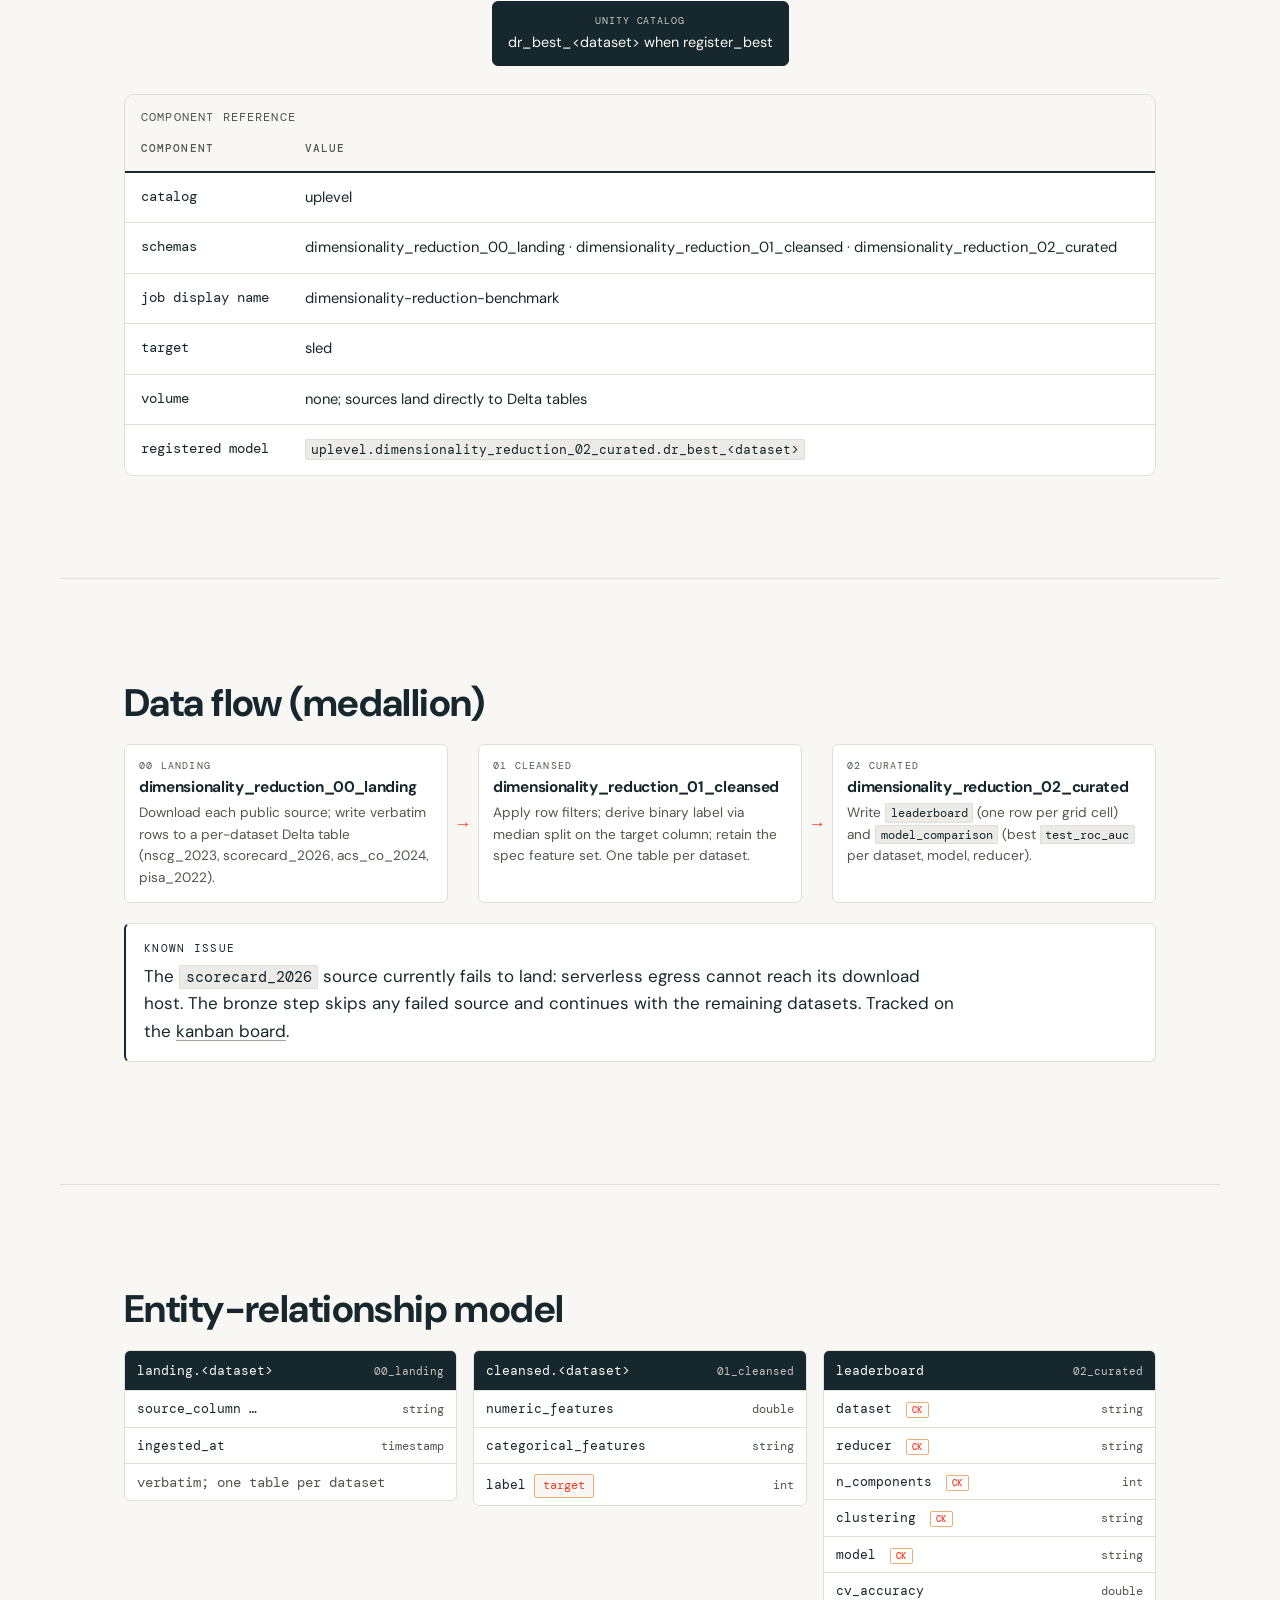
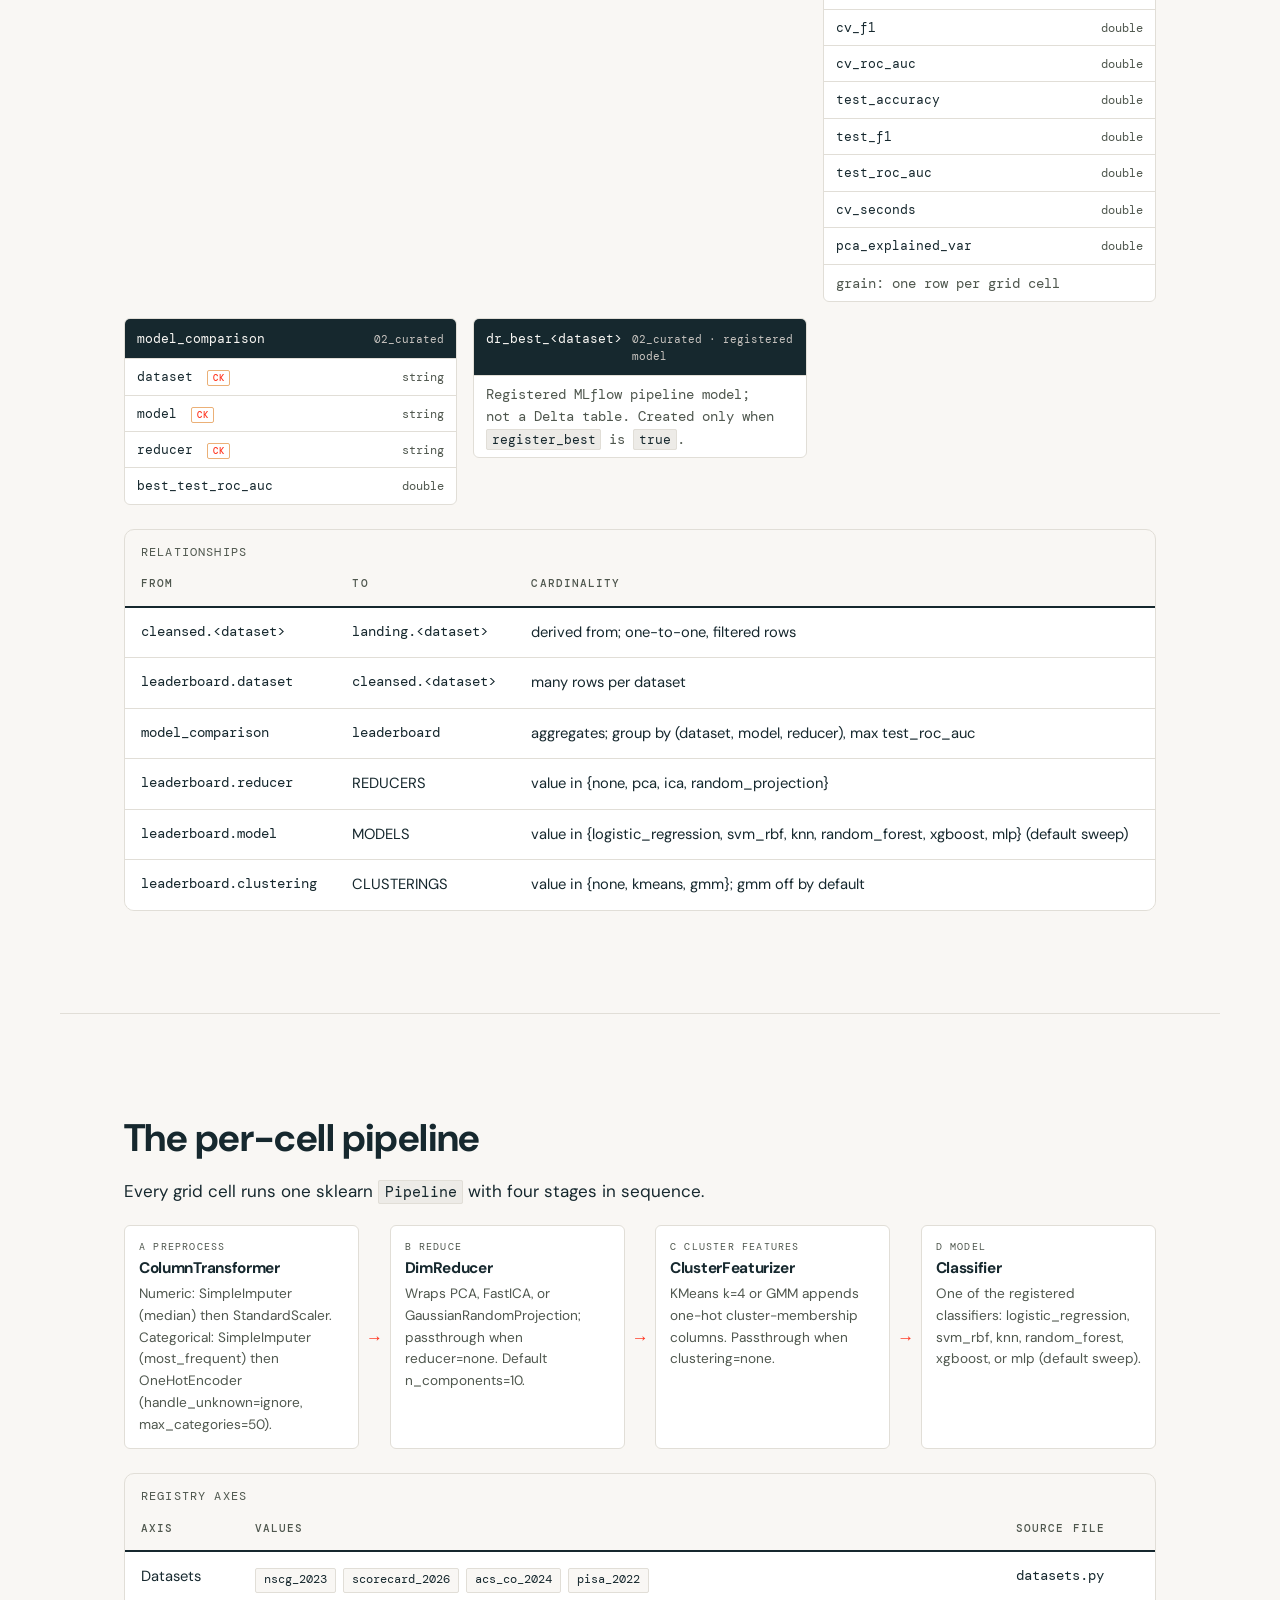
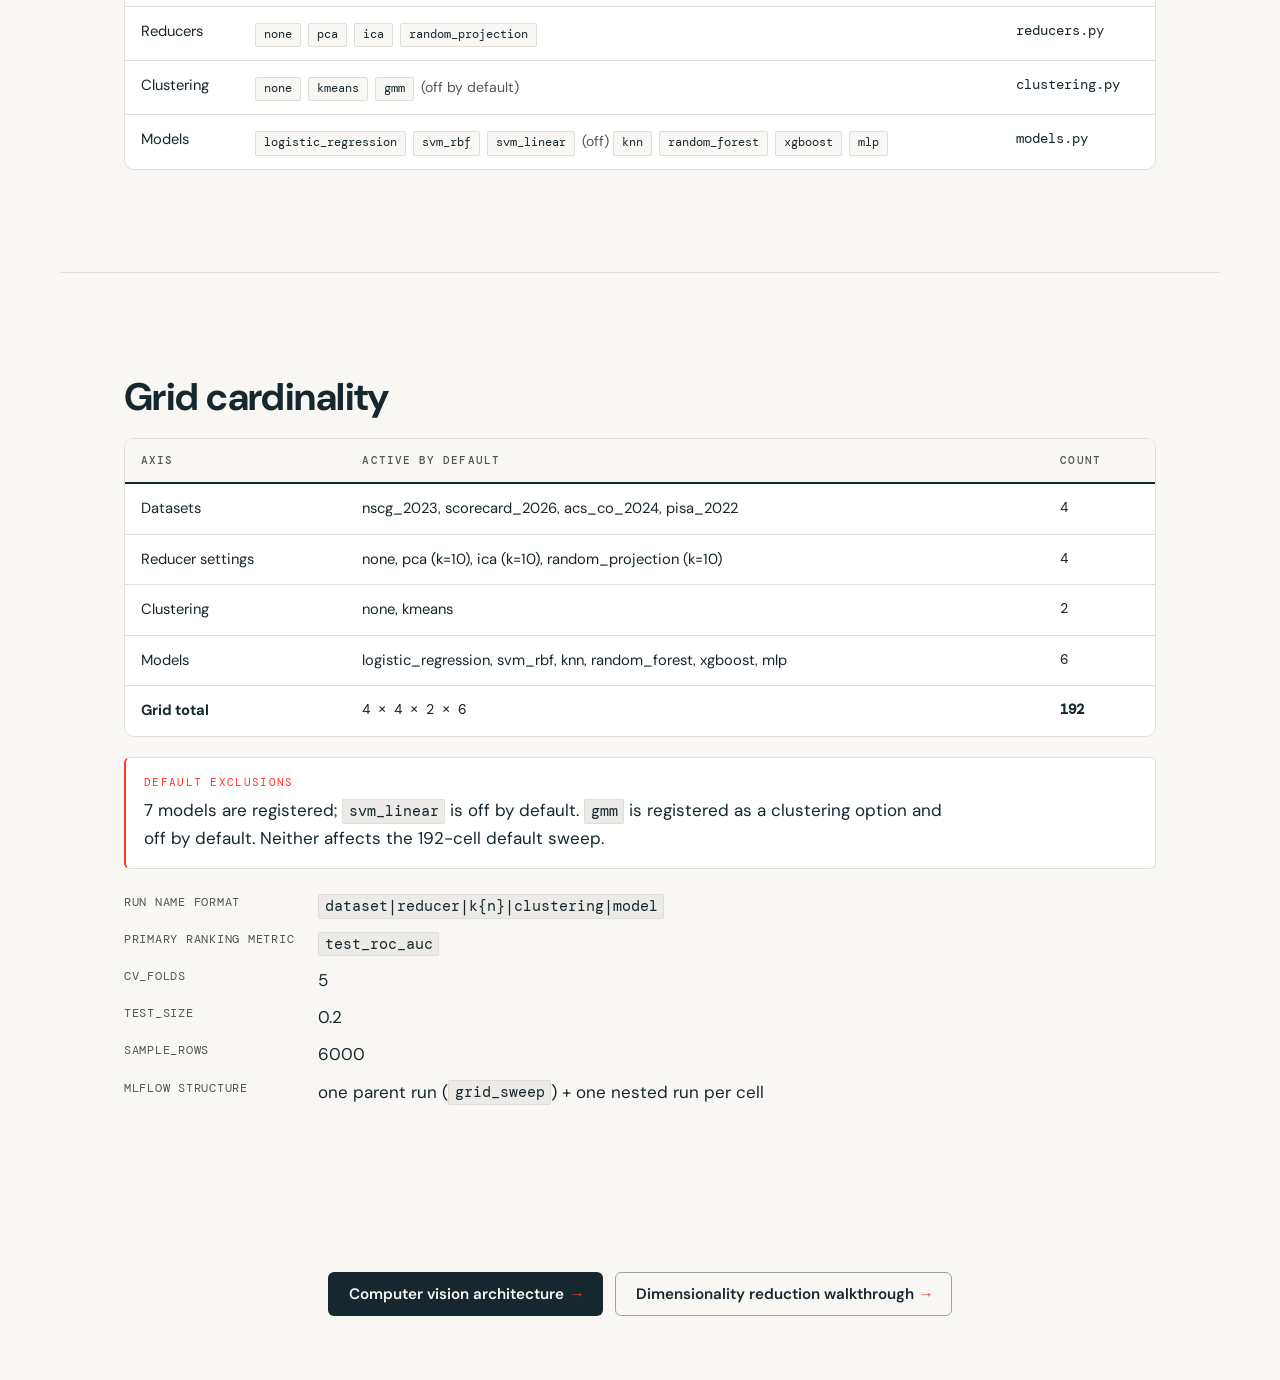
<file: docs/arch-dr.html>
<!DOCTYPE html>
<html lang="en">
<head>
<meta charset="UTF-8">
<meta name="viewport" content="width=device-width, initial-scale=1.0">
<title>Dimensionality reduction architecture · benchmark harnesses on Databricks</title>
<meta name="description" content="System topology, medallion data flow, ERD, and the reduce-cluster-model pipeline for the pca_ica dimensionality-reduction Asset Bundle.">
<link rel="preconnect" href="https://fonts.googleapis.com">
<link rel="preconnect" href="https://fonts.gstatic.com" crossorigin>
<link href="https://fonts.googleapis.com/css2?family=DM+Sans:opsz,wght@9..40,400;9..40,500;9..40,600;9..40,700&family=DM+Mono:wght@400;500&display=swap" rel="stylesheet">
<link rel="stylesheet" href="assets/site.css">
</head>
<body data-od-id="page-arch-dr">
<a class="skip" href="#main">Skip to content</a>

<header class="nav" data-od-id="nav">
  <div class="nav__inner">
    <a class="brand" href="index.html">built with Databricks</a>
    <button class="nav__toggle" aria-expanded="false" aria-controls="navlinks">Menu</button>
    <nav class="nav__links" id="navlinks" aria-label="Primary">
      <a href="index.html">Overview</a>
      <div class="nav__group">
        <a href="architecture.html" class="nav__parent">Architecture</a>
        <div class="nav__menu">
          <a href="arch-cv.html">Computer vision</a>
          <a href="arch-dr.html" aria-current="page">Dimensionality reduction</a>
        </div>
      </div>
      <div class="nav__group">
        <a href="repositories.html" class="nav__parent">Repositories</a>
        <div class="nav__menu">
          <a href="repo-cv.html">Computer vision</a>
          <a href="repo-dr.html">Dimensionality reduction</a>
        </div>
      </div>
      <a href="kanban.html">Kanban</a>
    </nav>
  </div>
</header>

<main id="main">

  <section class="hero wrap" data-od-id="hero">
    <span class="kicker">Dimensionality reduction architecture · dr_bench</span>
    <h1>dr_bench, wired end to end<span class="dot">.</span></h1>
    <p class="lead">Bundle topology, three-layer medallion data flow, entity model, and the reduce-cluster-model grid for the pca_ica Asset Bundle.</p>
    <div class="statrow" style="margin-top:1.75rem">
      <div class="stat">
        <div class="stat__num">3</div>
        <div class="stat__label">schemas</div>
      </div>
      <div class="stat">
        <div class="stat__num">4</div>
        <div class="stat__label">datasets</div>
      </div>
      <div class="stat">
        <div class="stat__num">4</div>
        <div class="stat__label">reducers</div>
      </div>
      <div class="stat">
        <div class="stat__num">192<span class="u">cells</span></div>
        <div class="stat__label">grid</div>
      </div>
    </div>
  </section>

  <section class="section wrap" data-od-id="dr-topology">
    <h2>System topology</h2>

    <div class="layers" style="margin-top:1.25rem">
      <div class="layer">
        <div class="layer__label">Source</div>
        <div class="node node--ink"><span class="lbl">bundle</span>databricks.yml · dr_bench</div>
      </div>
      <div class="layer">
        <div class="layer__label">Deployed resources</div>
        <div class="node"><span class="lbl">Unity Catalog</span>schemas 00_landing / 01_cleansed / 02_curated</div>
        <div class="node"><span class="lbl">job</span>dr_benchmark</div>
      </div>
      <div class="layer">
        <div class="layer__label">Job tasks</div>
        <div class="node"><span class="lbl">task</span>setup</div>
        <div class="node"><span class="lbl">task</span>ingest_bronze</div>
        <div class="node"><span class="lbl">task</span>build_silver</div>
        <div class="node node--accent"><span class="lbl">key task</span>run_experiments</div>
        <div class="node"><span class="lbl">task</span>leaderboard</div>
      </div>
      <div class="layer">
        <div class="layer__label">Execution</div>
        <div class="node">
          <span class="lbl">compute</span>
          serverless CPU (client 3)
          <p class="small muted" style="margin:5px 0 0">scikit-learn 1.5.2 · xgboost 2.1.3<br>mlflow 3.1.0 · pyreadstat</p>
        </div>
        <div class="node"><span class="lbl">off-platform</span>public URLs + pytest</div>
      </div>
      <div class="layer">
        <div class="layer__label">Tracking</div>
        <div class="node"><span class="lbl">MLflow</span>parent run grid_sweep + one nested run per cell</div>
      </div>
      <div class="layer">
        <div class="layer__label">Governance</div>
        <div class="node node--ink"><span class="lbl">Unity Catalog</span>dr_best_&lt;dataset&gt; when register_best</div>
      </div>
    </div>

    <div class="table-wrap" style="margin-top:1.75rem">
      <table class="tbl">
        <caption>Component reference</caption>
        <thead>
          <tr><th>Component</th><th>Value</th></tr>
        </thead>
        <tbody>
          <tr>
            <td class="mono">catalog</td>
            <td>uplevel</td>
          </tr>
          <tr>
            <td class="mono">schemas</td>
            <td>dimensionality_reduction_00_landing · dimensionality_reduction_01_cleansed · dimensionality_reduction_02_curated</td>
          </tr>
          <tr>
            <td class="mono">job display name</td>
            <td>dimensionality-reduction-benchmark</td>
          </tr>
          <tr>
            <td class="mono">target</td>
            <td>sled</td>
          </tr>
          <tr>
            <td class="mono">volume</td>
            <td>none; sources land directly to Delta tables</td>
          </tr>
          <tr>
            <td class="mono">registered model</td>
            <td><code>uplevel.dimensionality_reduction_02_curated.dr_best_&lt;dataset&gt;</code></td>
          </tr>
        </tbody>
      </table>
    </div>
  </section>

  <section class="section wrap" data-od-id="dr-dataflow">
    <h2>Data flow (medallion)</h2>

    <div class="pipe" style="margin-top:1.25rem">
      <div class="pipe__stage">
        <span class="lbl">00 landing</span>
        <h4>dimensionality_reduction_00_landing</h4>
        <p>Download each public source; write verbatim rows to a per-dataset Delta table (nscg_2023, scorecard_2026, acs_co_2024, pisa_2022).</p>
      </div>
      <span class="pipe__arrow" aria-hidden="true">&rarr;</span>
      <div class="pipe__stage">
        <span class="lbl">01 cleansed</span>
        <h4>dimensionality_reduction_01_cleansed</h4>
        <p>Apply row filters; derive binary label via median split on the target column; retain the spec feature set. One table per dataset.</p>
      </div>
      <span class="pipe__arrow" aria-hidden="true">&rarr;</span>
      <div class="pipe__stage">
        <span class="lbl">02 curated</span>
        <h4>dimensionality_reduction_02_curated</h4>
        <p>Write <code>leaderboard</code> (one row per grid cell) and <code>model_comparison</code> (best <code>test_roc_auc</code> per dataset, model, reducer).</p>
      </div>
    </div>

    <div class="note note--warn" style="margin-top:1.25rem">
      <span class="note__k">Known issue</span>
      <p>The <code>scorecard_2026</code> source currently fails to land: serverless egress cannot reach its download host. The bronze step skips any failed source and continues with the remaining datasets. Tracked on the <a href="kanban.html">kanban board</a>.</p>
    </div>
  </section>

  <section class="section wrap" data-od-id="dr-erd">
    <h2>Entity-relationship model</h2>

    <div class="erd" style="margin-top:1.25rem">

      <div class="entity">
        <div class="entity__head"><span>landing.&lt;dataset&gt;</span><span class="schema">00_landing</span></div>
        <div class="entity__row"><span class="col">source_column &hellip;</span><span class="ty">string</span></div>
        <div class="entity__row"><span class="col">ingested_at</span><span class="ty">timestamp</span></div>
        <div class="entity__row"><span class="col muted small">verbatim; one table per dataset</span><span class="ty"></span></div>
      </div>

      <div class="entity">
        <div class="entity__head"><span>cleansed.&lt;dataset&gt;</span><span class="schema">01_cleansed</span></div>
        <div class="entity__row"><span class="col">numeric_features</span><span class="ty">double</span></div>
        <div class="entity__row"><span class="col">categorical_features</span><span class="ty">string</span></div>
        <div class="entity__row"><span class="col">label <span class="chip chip--accent">target</span></span><span class="ty">int</span></div>
      </div>

      <div class="entity">
        <div class="entity__head"><span>leaderboard</span><span class="schema">02_curated</span></div>
        <div class="entity__row"><span class="col">dataset <span class="key key--pk">CK</span></span><span class="ty">string</span></div>
        <div class="entity__row"><span class="col">reducer <span class="key key--pk">CK</span></span><span class="ty">string</span></div>
        <div class="entity__row"><span class="col">n_components <span class="key key--pk">CK</span></span><span class="ty">int</span></div>
        <div class="entity__row"><span class="col">clustering <span class="key key--pk">CK</span></span><span class="ty">string</span></div>
        <div class="entity__row"><span class="col">model <span class="key key--pk">CK</span></span><span class="ty">string</span></div>
        <div class="entity__row"><span class="col">cv_accuracy</span><span class="ty">double</span></div>
        <div class="entity__row"><span class="col">cv_f1</span><span class="ty">double</span></div>
        <div class="entity__row"><span class="col">cv_roc_auc</span><span class="ty">double</span></div>
        <div class="entity__row"><span class="col">test_accuracy</span><span class="ty">double</span></div>
        <div class="entity__row"><span class="col">test_f1</span><span class="ty">double</span></div>
        <div class="entity__row"><span class="col">test_roc_auc</span><span class="ty">double</span></div>
        <div class="entity__row"><span class="col">cv_seconds</span><span class="ty">double</span></div>
        <div class="entity__row"><span class="col">pca_explained_var</span><span class="ty">double</span></div>
        <div class="entity__row"><span class="col muted small">grain: one row per grid cell</span><span class="ty"></span></div>
      </div>

      <div class="entity">
        <div class="entity__head"><span>model_comparison</span><span class="schema">02_curated</span></div>
        <div class="entity__row"><span class="col">dataset <span class="key key--pk">CK</span></span><span class="ty">string</span></div>
        <div class="entity__row"><span class="col">model <span class="key key--pk">CK</span></span><span class="ty">string</span></div>
        <div class="entity__row"><span class="col">reducer <span class="key key--pk">CK</span></span><span class="ty">string</span></div>
        <div class="entity__row"><span class="col">best_test_roc_auc</span><span class="ty">double</span></div>
      </div>

      <div class="entity">
        <div class="entity__head"><span>dr_best_&lt;dataset&gt;</span><span class="schema">02_curated · registered model</span></div>
        <div class="entity__row"><span class="col muted small">Registered MLflow pipeline model; not a Delta table. Created only when <code>register_best</code> is <code>true</code>.</span><span class="ty"></span></div>
      </div>

    </div>

    <div class="table-wrap" style="margin-top:1.5rem">
      <table class="tbl">
        <caption>Relationships</caption>
        <thead>
          <tr><th>From</th><th>To</th><th>Cardinality</th></tr>
        </thead>
        <tbody>
          <tr>
            <td class="mono">cleansed.&lt;dataset&gt;</td>
            <td class="mono">landing.&lt;dataset&gt;</td>
            <td>derived from; one-to-one, filtered rows</td>
          </tr>
          <tr>
            <td class="mono">leaderboard.dataset</td>
            <td class="mono">cleansed.&lt;dataset&gt;</td>
            <td>many rows per dataset</td>
          </tr>
          <tr>
            <td class="mono">model_comparison</td>
            <td class="mono">leaderboard</td>
            <td>aggregates; group by (dataset, model, reducer), max test_roc_auc</td>
          </tr>
          <tr>
            <td class="mono">leaderboard.reducer</td>
            <td>REDUCERS</td>
            <td>value in {none, pca, ica, random_projection}</td>
          </tr>
          <tr>
            <td class="mono">leaderboard.model</td>
            <td>MODELS</td>
            <td>value in {logistic_regression, svm_rbf, knn, random_forest, xgboost, mlp} (default sweep)</td>
          </tr>
          <tr>
            <td class="mono">leaderboard.clustering</td>
            <td>CLUSTERINGS</td>
            <td>value in {none, kmeans, gmm}; gmm off by default</td>
          </tr>
        </tbody>
      </table>
    </div>
  </section>

  <section class="section wrap" data-od-id="dr-pipeline">
    <h2>The per-cell pipeline</h2>
    <p>Every grid cell runs one sklearn <code>Pipeline</code> with four stages in sequence.</p>

    <div class="pipe" style="margin-top:1.25rem">
      <div class="pipe__stage">
        <span class="lbl">A preprocess</span>
        <h4>ColumnTransformer</h4>
        <p>Numeric: SimpleImputer (median) then StandardScaler. Categorical: SimpleImputer (most_frequent) then OneHotEncoder (handle_unknown=ignore, max_categories=50).</p>
      </div>
      <span class="pipe__arrow" aria-hidden="true">&rarr;</span>
      <div class="pipe__stage">
        <span class="lbl">B reduce</span>
        <h4>DimReducer</h4>
        <p>Wraps PCA, FastICA, or GaussianRandomProjection; passthrough when reducer=none. Default n_components=10.</p>
      </div>
      <span class="pipe__arrow" aria-hidden="true">&rarr;</span>
      <div class="pipe__stage">
        <span class="lbl">C cluster features</span>
        <h4>ClusterFeaturizer</h4>
        <p>KMeans k=4 or GMM appends one-hot cluster-membership columns. Passthrough when clustering=none.</p>
      </div>
      <span class="pipe__arrow" aria-hidden="true">&rarr;</span>
      <div class="pipe__stage">
        <span class="lbl">D model</span>
        <h4>Classifier</h4>
        <p>One of the registered classifiers: logistic_regression, svm_rbf, knn, random_forest, xgboost, or mlp (default sweep).</p>
      </div>
    </div>

    <div class="table-wrap" style="margin-top:1.5rem">
      <table class="tbl">
        <caption>Registry axes</caption>
        <thead>
          <tr><th>Axis</th><th>Values</th><th>Source file</th></tr>
        </thead>
        <tbody>
          <tr>
            <td>Datasets</td>
            <td>
              <span class="chip">nscg_2023</span>
              <span class="chip">scorecard_2026</span>
              <span class="chip">acs_co_2024</span>
              <span class="chip">pisa_2022</span>
            </td>
            <td class="mono">datasets.py</td>
          </tr>
          <tr>
            <td>Reducers</td>
            <td>
              <span class="chip">none</span>
              <span class="chip">pca</span>
              <span class="chip">ica</span>
              <span class="chip">random_projection</span>
            </td>
            <td class="mono">reducers.py</td>
          </tr>
          <tr>
            <td>Clustering</td>
            <td>
              <span class="chip">none</span>
              <span class="chip">kmeans</span>
              <span class="chip">gmm</span> <span class="muted small">(off by default)</span>
            </td>
            <td class="mono">clustering.py</td>
          </tr>
          <tr>
            <td>Models</td>
            <td>
              <span class="chip">logistic_regression</span>
              <span class="chip">svm_rbf</span>
              <span class="chip">svm_linear</span> <span class="muted small">(off)</span>
              <span class="chip">knn</span>
              <span class="chip">random_forest</span>
              <span class="chip">xgboost</span>
              <span class="chip">mlp</span>
            </td>
            <td class="mono">models.py</td>
          </tr>
        </tbody>
      </table>
    </div>
  </section>

  <section class="section wrap" data-od-id="dr-grid">
    <h2>Grid cardinality</h2>

    <div class="table-wrap" style="margin-top:1.25rem">
      <table class="tbl">
        <thead>
          <tr><th>Axis</th><th>Active by default</th><th>Count</th></tr>
        </thead>
        <tbody>
          <tr>
            <td>Datasets</td>
            <td>nscg_2023, scorecard_2026, acs_co_2024, pisa_2022</td>
            <td class="mono">4</td>
          </tr>
          <tr>
            <td>Reducer settings</td>
            <td>none, pca (k=10), ica (k=10), random_projection (k=10)</td>
            <td class="mono">4</td>
          </tr>
          <tr>
            <td>Clustering</td>
            <td>none, kmeans</td>
            <td class="mono">2</td>
          </tr>
          <tr>
            <td>Models</td>
            <td>logistic_regression, svm_rbf, knn, random_forest, xgboost, mlp</td>
            <td class="mono">6</td>
          </tr>
          <tr>
            <td><strong>Grid total</strong></td>
            <td class="mono">4 &times; 4 &times; 2 &times; 6</td>
            <td class="mono"><strong>192</strong></td>
          </tr>
        </tbody>
      </table>
    </div>

    <div class="note" style="margin-top:1.25rem">
      <span class="note__k">Default exclusions</span>
      <p>7 models are registered; <code>svm_linear</code> is off by default. <code>gmm</code> is registered as a clustering option and off by default. Neither affects the 192-cell default sweep.</p>
    </div>

    <dl class="dl" style="margin-top:1.5rem">
      <dt>Run name format</dt>
      <dd><code>dataset|reducer|k{n}|clustering|model</code></dd>
      <dt>Primary ranking metric</dt>
      <dd><code>test_roc_auc</code></dd>
      <dt>cv_folds</dt>
      <dd>5</dd>
      <dt>test_size</dt>
      <dd>0.2</dd>
      <dt>sample_rows</dt>
      <dd>6000</dd>
      <dt>MLflow structure</dt>
      <dd>one parent run (<code>grid_sweep</code>) + one nested run per cell</dd>
    </dl>
  </section>

  <section class="section--tight wrap center" data-od-id="dr-cta">
    <div style="display:flex;gap:12px;justify-content:center;flex-wrap:wrap">
      <a href="arch-cv.html" class="btn btn--primary">Computer vision architecture <span class="btn__arrow">→</span></a>
      <a href="repo-dr.html" class="btn btn--ghost">Dimensionality reduction walkthrough <span class="btn__arrow">→</span></a>
    </div>
  </section>

</main>
<script src="assets/site.js"></script>
</body>
</html>
</file>
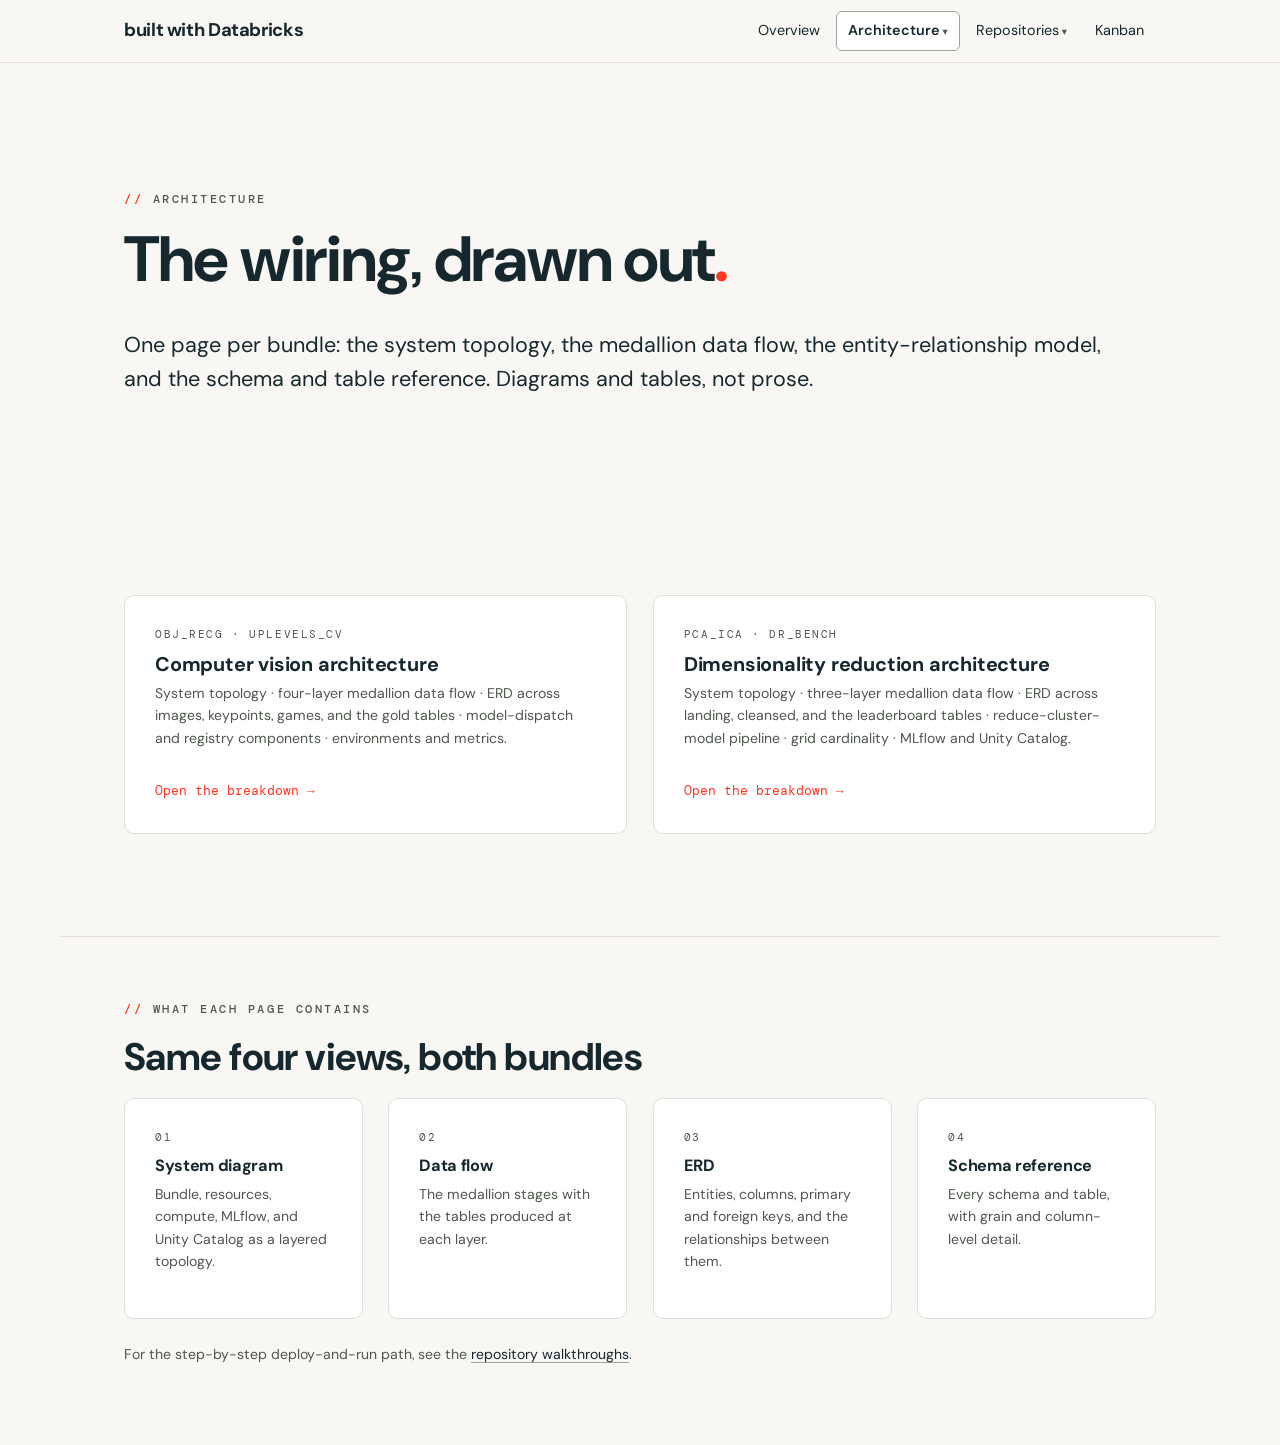
<file: docs/architecture.html>
<!DOCTYPE html>
<html lang="en">
<head>
<meta charset="UTF-8">
<meta name="viewport" content="width=device-width, initial-scale=1.0">
<title>Architecture · benchmark harnesses on Databricks</title>
<meta name="description" content="System architecture, data-flow diagrams, ERDs, and full schema breakdowns for both Databricks Asset Bundles.">
<link rel="preconnect" href="https://fonts.googleapis.com">
<link rel="preconnect" href="https://fonts.gstatic.com" crossorigin>
<link href="https://fonts.googleapis.com/css2?family=DM+Sans:opsz,wght@9..40,400;9..40,500;9..40,600;9..40,700&family=DM+Mono:wght@400;500&display=swap" rel="stylesheet">
<link rel="stylesheet" href="assets/site.css">
</head>
<body data-od-id="page-architecture">
<a class="skip" href="#main">Skip to content</a>

<header class="nav" data-od-id="nav">
  <div class="nav__inner">
    <a class="brand" href="index.html">built with Databricks</a>
    <button class="nav__toggle" aria-expanded="false" aria-controls="navlinks">Menu</button>
    <nav class="nav__links" id="navlinks" aria-label="Primary">
      <a href="index.html">Overview</a>
      <div class="nav__group">
        <a href="architecture.html" class="nav__parent" aria-current="page">Architecture</a>
        <div class="nav__menu">
          <a href="arch-cv.html">Computer vision</a>
          <a href="arch-dr.html">Dimensionality reduction</a>
        </div>
      </div>
      <div class="nav__group">
        <a href="repositories.html" class="nav__parent">Repositories</a>
        <div class="nav__menu">
          <a href="repo-cv.html">Computer vision</a>
          <a href="repo-dr.html">Dimensionality reduction</a>
        </div>
      </div>
      <a href="kanban.html">Kanban</a>
    </nav>
  </div>
</header>

<main id="main">

  <section class="hero wrap" data-od-id="hero">
    <span class="kicker">Architecture</span>
    <h1>The wiring, drawn out<span class="dot">.</span></h1>
    <p class="lead">One page per bundle: the system topology, the medallion data flow, the entity-relationship model, and the schema and table reference. Diagrams and tables, not prose.</p>
  </section>

  <section class="section wrap" data-od-id="arch-list">
    <div class="grid grid-2">
      <a class="card card--link" href="arch-cv.html" data-od-id="arch-card-cv">
        <div class="card__meta">obj_recg · uplevels_cv</div>
        <h3>Computer vision architecture</h3>
        <p class="muted small">System topology · four-layer medallion data flow · ERD across images, keypoints, games, and the gold tables · model-dispatch and registry components · environments and metrics.</p>
        <span class="card__more">Open the breakdown →</span>
      </a>
      <a class="card card--link" href="arch-dr.html" data-od-id="arch-card-dr">
        <div class="card__meta">pca_ica · dr_bench</div>
        <h3>Dimensionality reduction architecture</h3>
        <p class="muted small">System topology · three-layer medallion data flow · ERD across landing, cleansed, and the leaderboard tables · reduce-cluster-model pipeline · grid cardinality · MLflow and Unity Catalog.</p>
        <span class="card__more">Open the breakdown →</span>
      </a>
    </div>
  </section>

  <section class="section section--tight wrap" data-od-id="what-inside">
    <span class="kicker">What each page contains</span>
    <h2>Same four views, both bundles</h2>
    <div class="grid grid-4" style="margin-top:1.25rem">
      <div class="card"><div class="card__meta">01</div><h4>System diagram</h4><p class="muted small">Bundle, resources, compute, MLflow, and Unity Catalog as a layered topology.</p></div>
      <div class="card"><div class="card__meta">02</div><h4>Data flow</h4><p class="muted small">The medallion stages with the tables produced at each layer.</p></div>
      <div class="card"><div class="card__meta">03</div><h4>ERD</h4><p class="muted small">Entities, columns, primary and foreign keys, and the relationships between them.</p></div>
      <div class="card"><div class="card__meta">04</div><h4>Schema reference</h4><p class="muted small">Every schema and table, with grain and column-level detail.</p></div>
    </div>
    <p class="muted small" style="margin-top:1.5rem">For the step-by-step deploy-and-run path, see the <a href="repositories.html">repository walkthroughs</a>.</p>
  </section>

</main>

<script src="assets/site.js"></script>
</body>
</html>
</file>
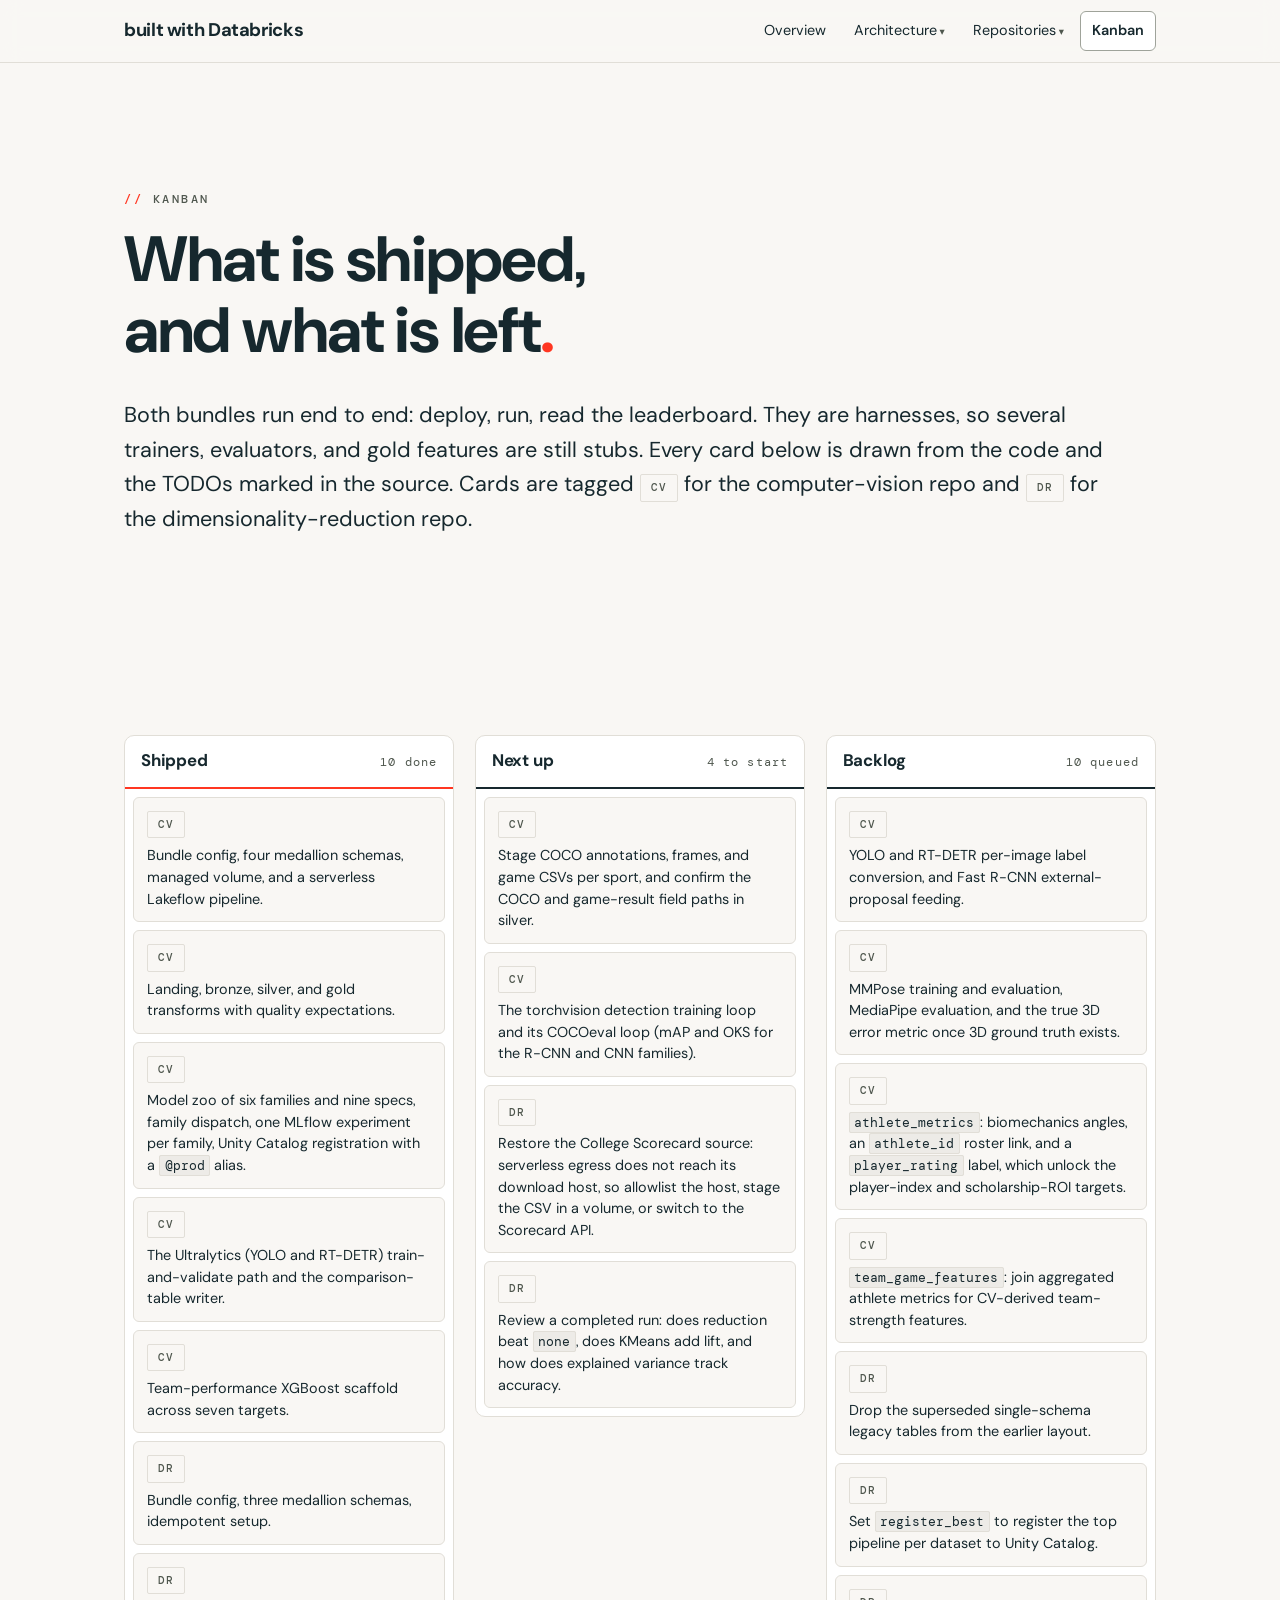
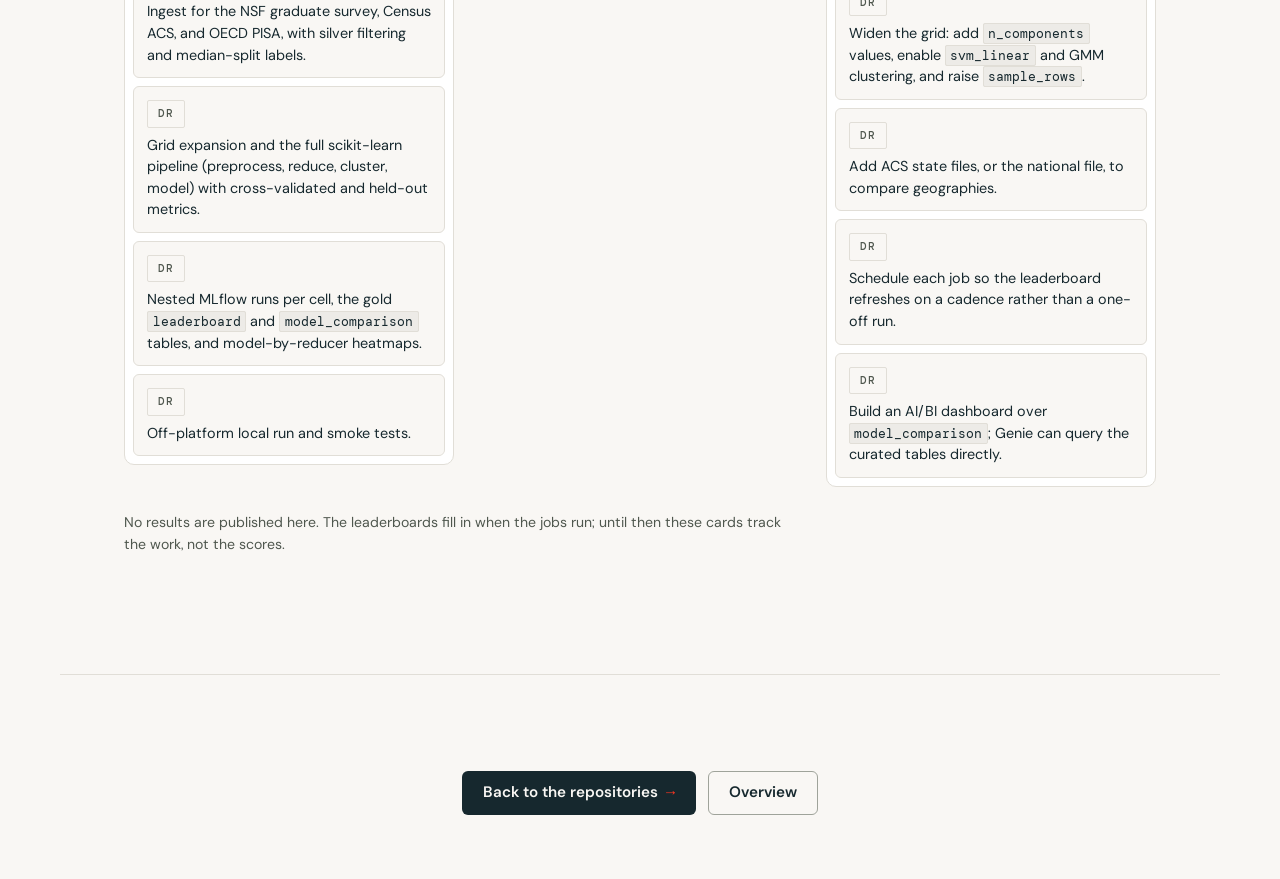
<file: docs/kanban.html>
<!DOCTYPE html>
<html lang="en">
<head>
<meta charset="UTF-8">
<meta name="viewport" content="width=device-width, initial-scale=1.0">
<title>Kanban · benchmark harnesses on Databricks</title>
<meta name="description" content="What is shipped, what is next, and what remains across both bundles, drawn from the TODOs marked in the source.">
<link rel="preconnect" href="https://fonts.googleapis.com">
<link rel="preconnect" href="https://fonts.gstatic.com" crossorigin>
<link href="https://fonts.googleapis.com/css2?family=DM+Sans:opsz,wght@9..40,400;9..40,500;9..40,600;9..40,700&family=DM+Mono:wght@400;500&display=swap" rel="stylesheet">
<link rel="stylesheet" href="assets/site.css">
</head>
<body data-od-id="page-kanban">
<a class="skip" href="#main">Skip to content</a>

<header class="nav" data-od-id="nav">
  <div class="nav__inner">
    <a class="brand" href="index.html">built with Databricks</a>
    <button class="nav__toggle" aria-expanded="false" aria-controls="navlinks">Menu</button>
    <nav class="nav__links" id="navlinks" aria-label="Primary">
      <a href="index.html">Overview</a>
      <div class="nav__group">
        <a href="architecture.html" class="nav__parent">Architecture</a>
        <div class="nav__menu">
          <a href="arch-cv.html">Computer vision</a>
          <a href="arch-dr.html">Dimensionality reduction</a>
        </div>
      </div>
      <div class="nav__group">
        <a href="repositories.html" class="nav__parent">Repositories</a>
        <div class="nav__menu">
          <a href="repo-cv.html">Computer vision</a>
          <a href="repo-dr.html">Dimensionality reduction</a>
        </div>
      </div>
      <a href="kanban.html" aria-current="page">Kanban</a>
    </nav>
  </div>
</header>

<main id="main">

  <section class="hero wrap" data-od-id="hero">
    <span class="kicker">Kanban</span>
    <h1>What is shipped, and what is left<span class="dot">.</span></h1>
    <p class="lead">Both bundles run end to end: deploy, run, read the leaderboard. They are harnesses, so several trainers, evaluators, and gold features are still stubs. Every card below is drawn from the code and the TODOs marked in the source. Cards are tagged <span class="badge">CV</span> for the computer-vision repo and <span class="badge">DR</span> for the dimensionality-reduction repo.</p>
  </section>

  <section class="section wrap" data-od-id="board">
    <div class="board">

      <!-- SHIPPED -->
      <div class="board__col board__col--done" data-od-id="col-shipped">
        <div class="board__head"><h3>Shipped</h3><span class="board__count">10 done</span></div>
        <div class="board__list">
          <div class="ticket"><span class="badge">CV</span><p>Bundle config, four medallion schemas, managed volume, and a serverless Lakeflow pipeline.</p></div>
          <div class="ticket"><span class="badge">CV</span><p>Landing, bronze, silver, and gold transforms with quality expectations.</p></div>
          <div class="ticket"><span class="badge">CV</span><p>Model zoo of six families and nine specs, family dispatch, one MLflow experiment per family, Unity Catalog registration with a <code>@prod</code> alias.</p></div>
          <div class="ticket"><span class="badge">CV</span><p>The Ultralytics (YOLO and RT-DETR) train-and-validate path and the comparison-table writer.</p></div>
          <div class="ticket"><span class="badge">CV</span><p>Team-performance XGBoost scaffold across seven targets.</p></div>
          <div class="ticket"><span class="badge">DR</span><p>Bundle config, three medallion schemas, idempotent setup.</p></div>
          <div class="ticket"><span class="badge">DR</span><p>Ingest for the NSF graduate survey, Census ACS, and OECD PISA, with silver filtering and median-split labels.</p></div>
          <div class="ticket"><span class="badge">DR</span><p>Grid expansion and the full scikit-learn pipeline (preprocess, reduce, cluster, model) with cross-validated and held-out metrics.</p></div>
          <div class="ticket"><span class="badge">DR</span><p>Nested MLflow runs per cell, the gold <code>leaderboard</code> and <code>model_comparison</code> tables, and model-by-reducer heatmaps.</p></div>
          <div class="ticket"><span class="badge">DR</span><p>Off-platform local run and smoke tests.</p></div>
        </div>
      </div>

      <!-- NEXT UP -->
      <div class="board__col" data-od-id="col-next">
        <div class="board__head"><h3>Next up</h3><span class="board__count">4 to start</span></div>
        <div class="board__list">
          <div class="ticket"><span class="badge">CV</span><p>Stage COCO annotations, frames, and game CSVs per sport, and confirm the COCO and game-result field paths in silver.</p></div>
          <div class="ticket"><span class="badge">CV</span><p>The torchvision detection training loop and its COCOeval loop (mAP and OKS for the R-CNN and CNN families).</p></div>
          <div class="ticket"><span class="badge">DR</span><p>Restore the College Scorecard source: serverless egress does not reach its download host, so allowlist the host, stage the CSV in a volume, or switch to the Scorecard API.</p></div>
          <div class="ticket"><span class="badge">DR</span><p>Review a completed run: does reduction beat <code>none</code>, does KMeans add lift, and how does explained variance track accuracy.</p></div>
        </div>
      </div>

      <!-- BACKLOG -->
      <div class="board__col" data-od-id="col-backlog">
        <div class="board__head"><h3>Backlog</h3><span class="board__count">10 queued</span></div>
        <div class="board__list">
          <div class="ticket"><span class="badge">CV</span><p>YOLO and RT-DETR per-image label conversion, and Fast R-CNN external-proposal feeding.</p></div>
          <div class="ticket"><span class="badge">CV</span><p>MMPose training and evaluation, MediaPipe evaluation, and the true 3D error metric once 3D ground truth exists.</p></div>
          <div class="ticket"><span class="badge">CV</span><p><code>athlete_metrics</code>: biomechanics angles, an <code>athlete_id</code> roster link, and a <code>player_rating</code> label, which unlock the player-index and scholarship-ROI targets.</p></div>
          <div class="ticket"><span class="badge">CV</span><p><code>team_game_features</code>: join aggregated athlete metrics for CV-derived team-strength features.</p></div>
          <div class="ticket"><span class="badge">DR</span><p>Drop the superseded single-schema legacy tables from the earlier layout.</p></div>
          <div class="ticket"><span class="badge">DR</span><p>Set <code>register_best</code> to register the top pipeline per dataset to Unity Catalog.</p></div>
          <div class="ticket"><span class="badge">DR</span><p>Widen the grid: add <code>n_components</code> values, enable <code>svm_linear</code> and GMM clustering, and raise <code>sample_rows</code>.</p></div>
          <div class="ticket"><span class="badge">DR</span><p>Add ACS state files, or the national file, to compare geographies.</p></div>
          <div class="ticket"><span class="badge">DR</span><p>Schedule each job so the leaderboard refreshes on a cadence rather than a one-off run.</p></div>
          <div class="ticket"><span class="badge">DR</span><p>Build an AI/BI dashboard over <code>model_comparison</code>; Genie can query the curated tables directly.</p></div>
        </div>
      </div>

    </div>
    <p class="muted small" style="margin-top:1.5rem">No results are published here. The leaderboards fill in when the jobs run; until then these cards track the work, not the scores.</p>
  </section>

  <section class="section section--tight wrap center" data-od-id="next">
    <div class="hero__actions" style="justify-content:center">
      <a class="btn btn--primary" href="repositories.html">Back to the repositories <span class="btn__arrow" aria-hidden="true">→</span></a>
      <a class="btn btn--ghost" href="index.html">Overview</a>
    </div>
  </section>

</main>

<script src="assets/site.js"></script>
</body>
</html>
</file>
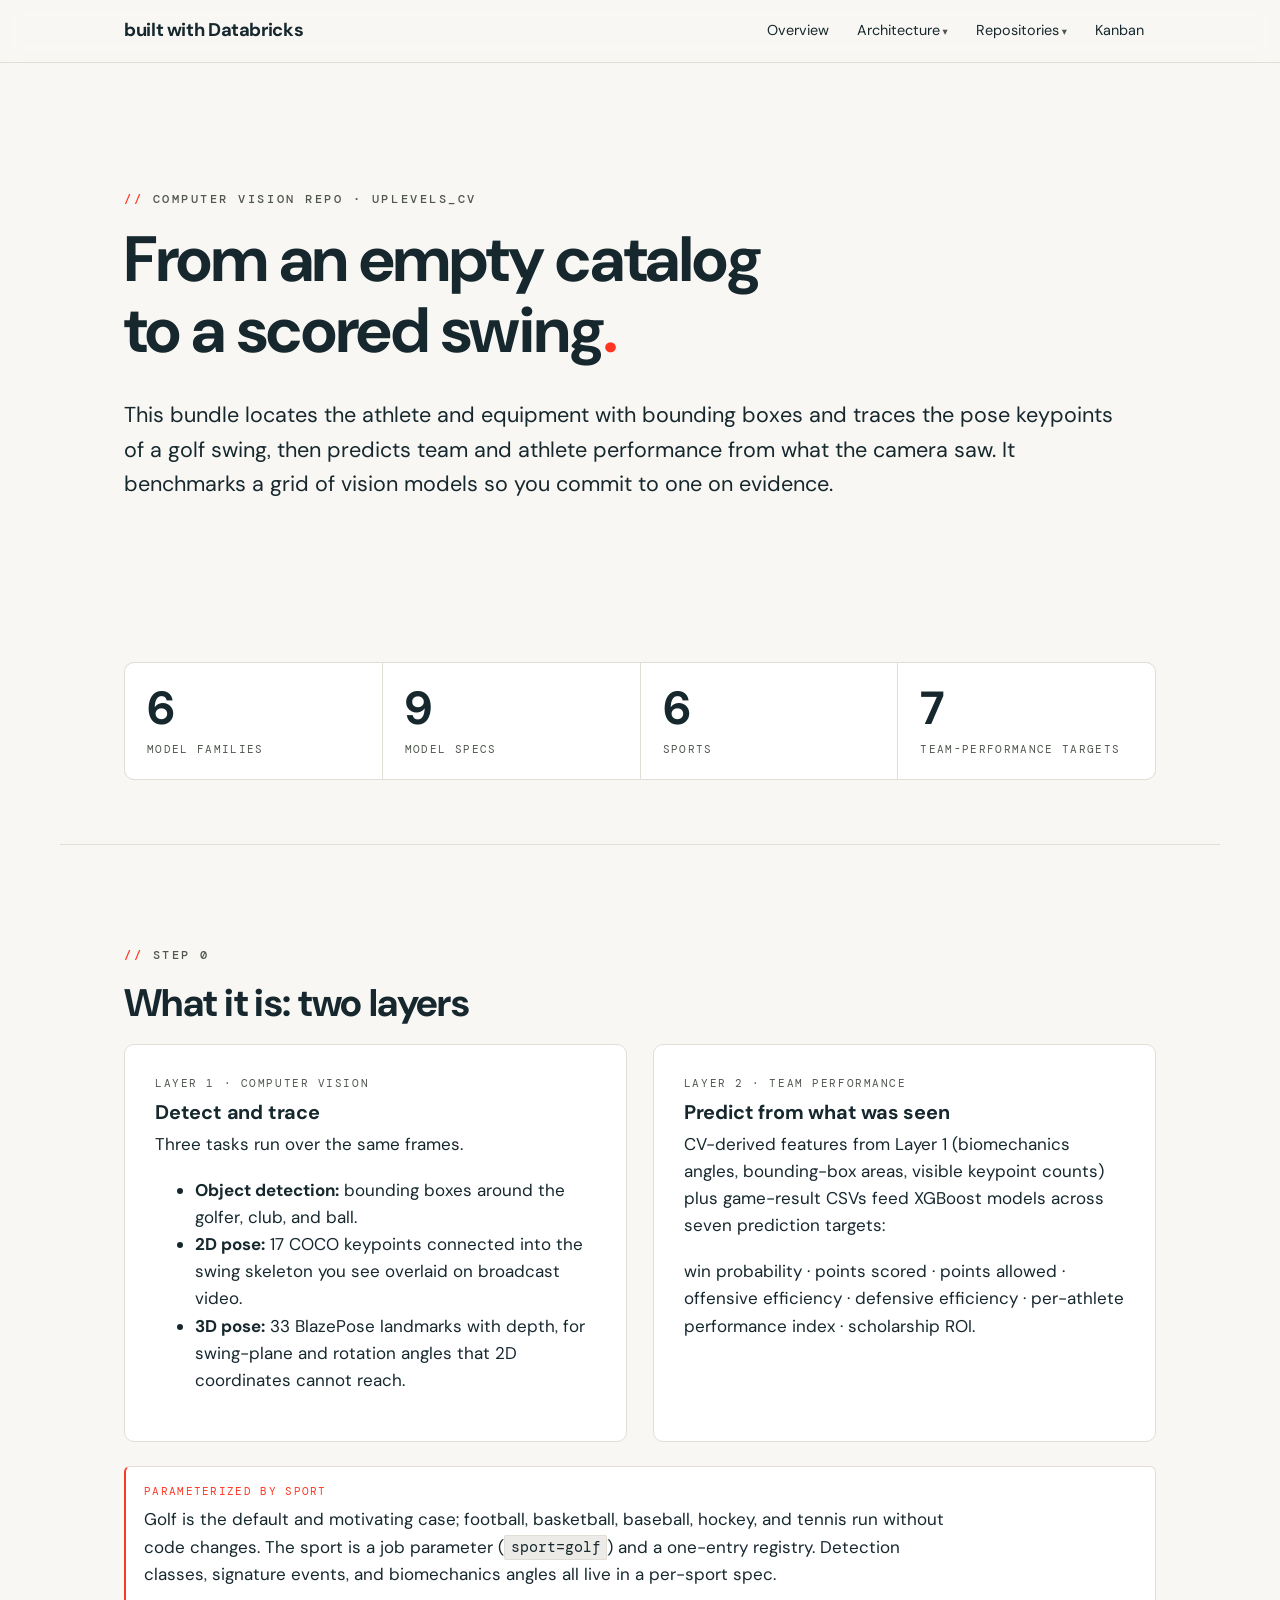
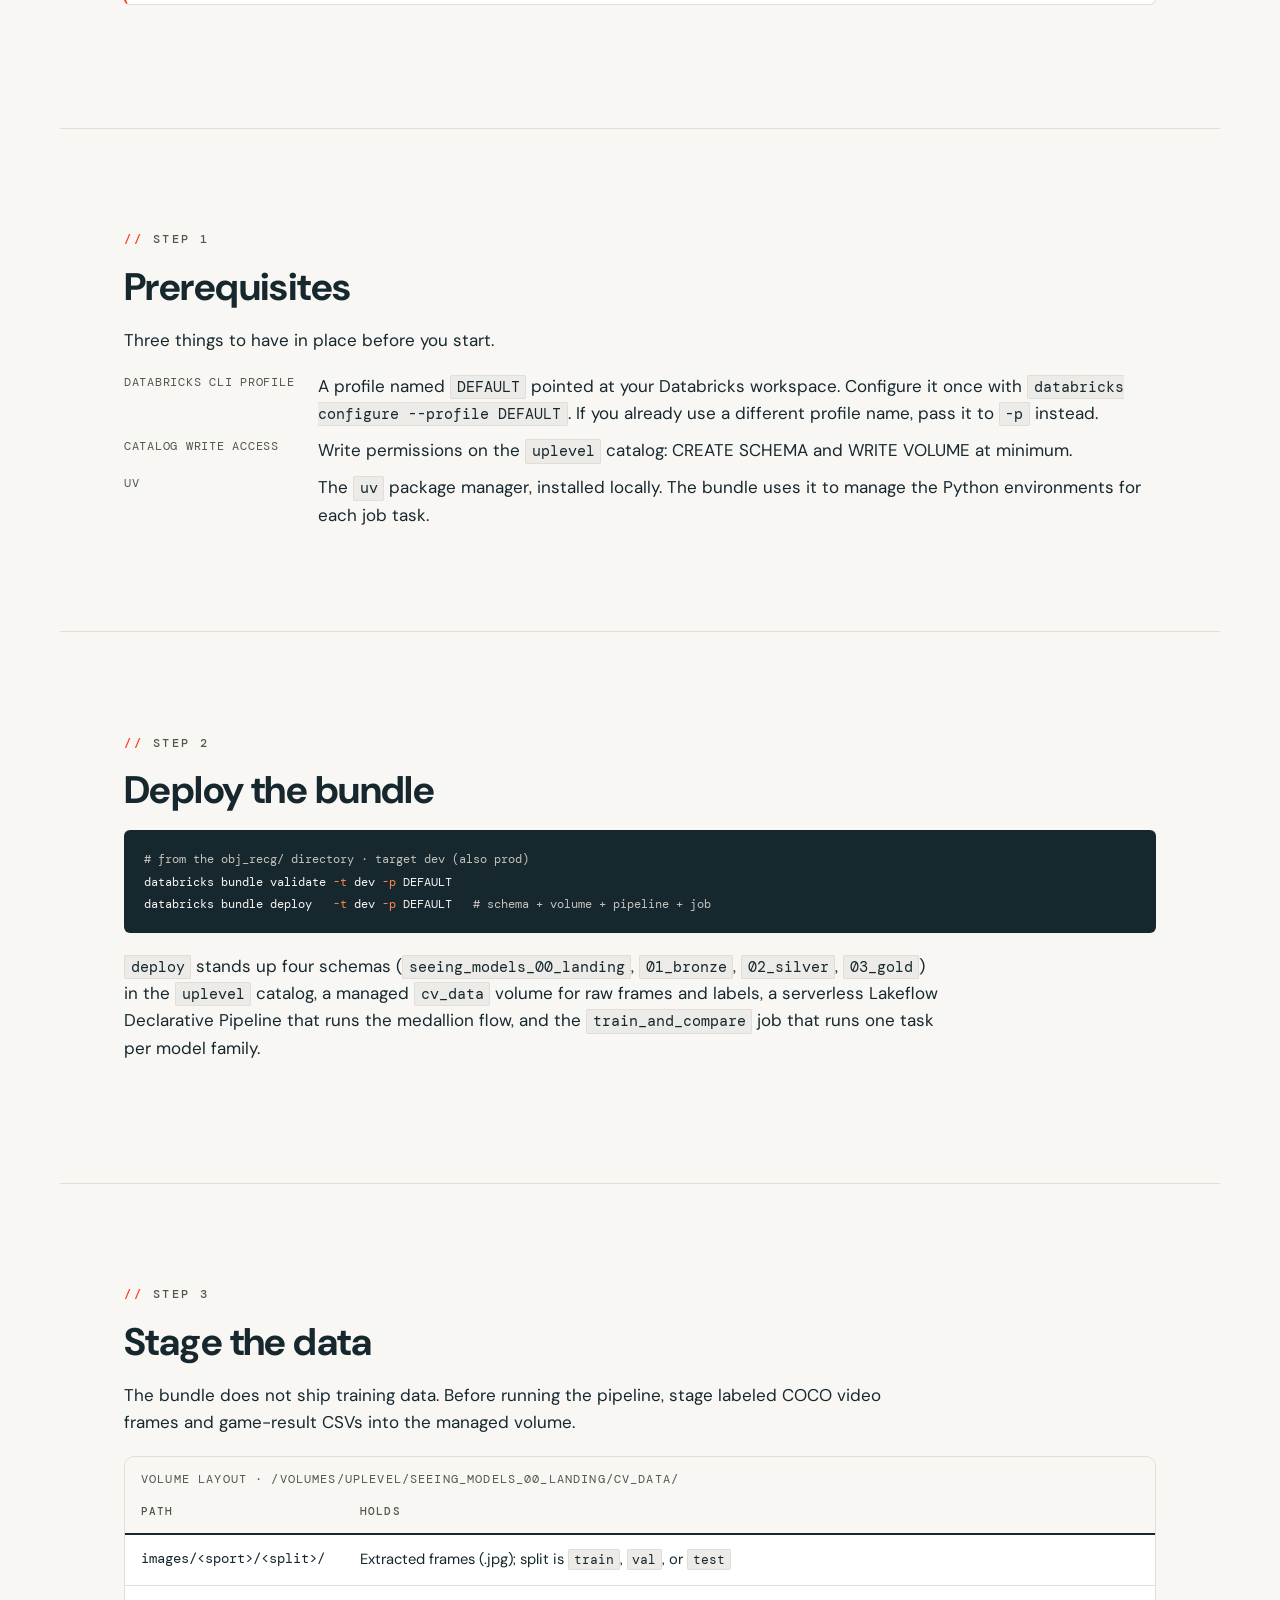
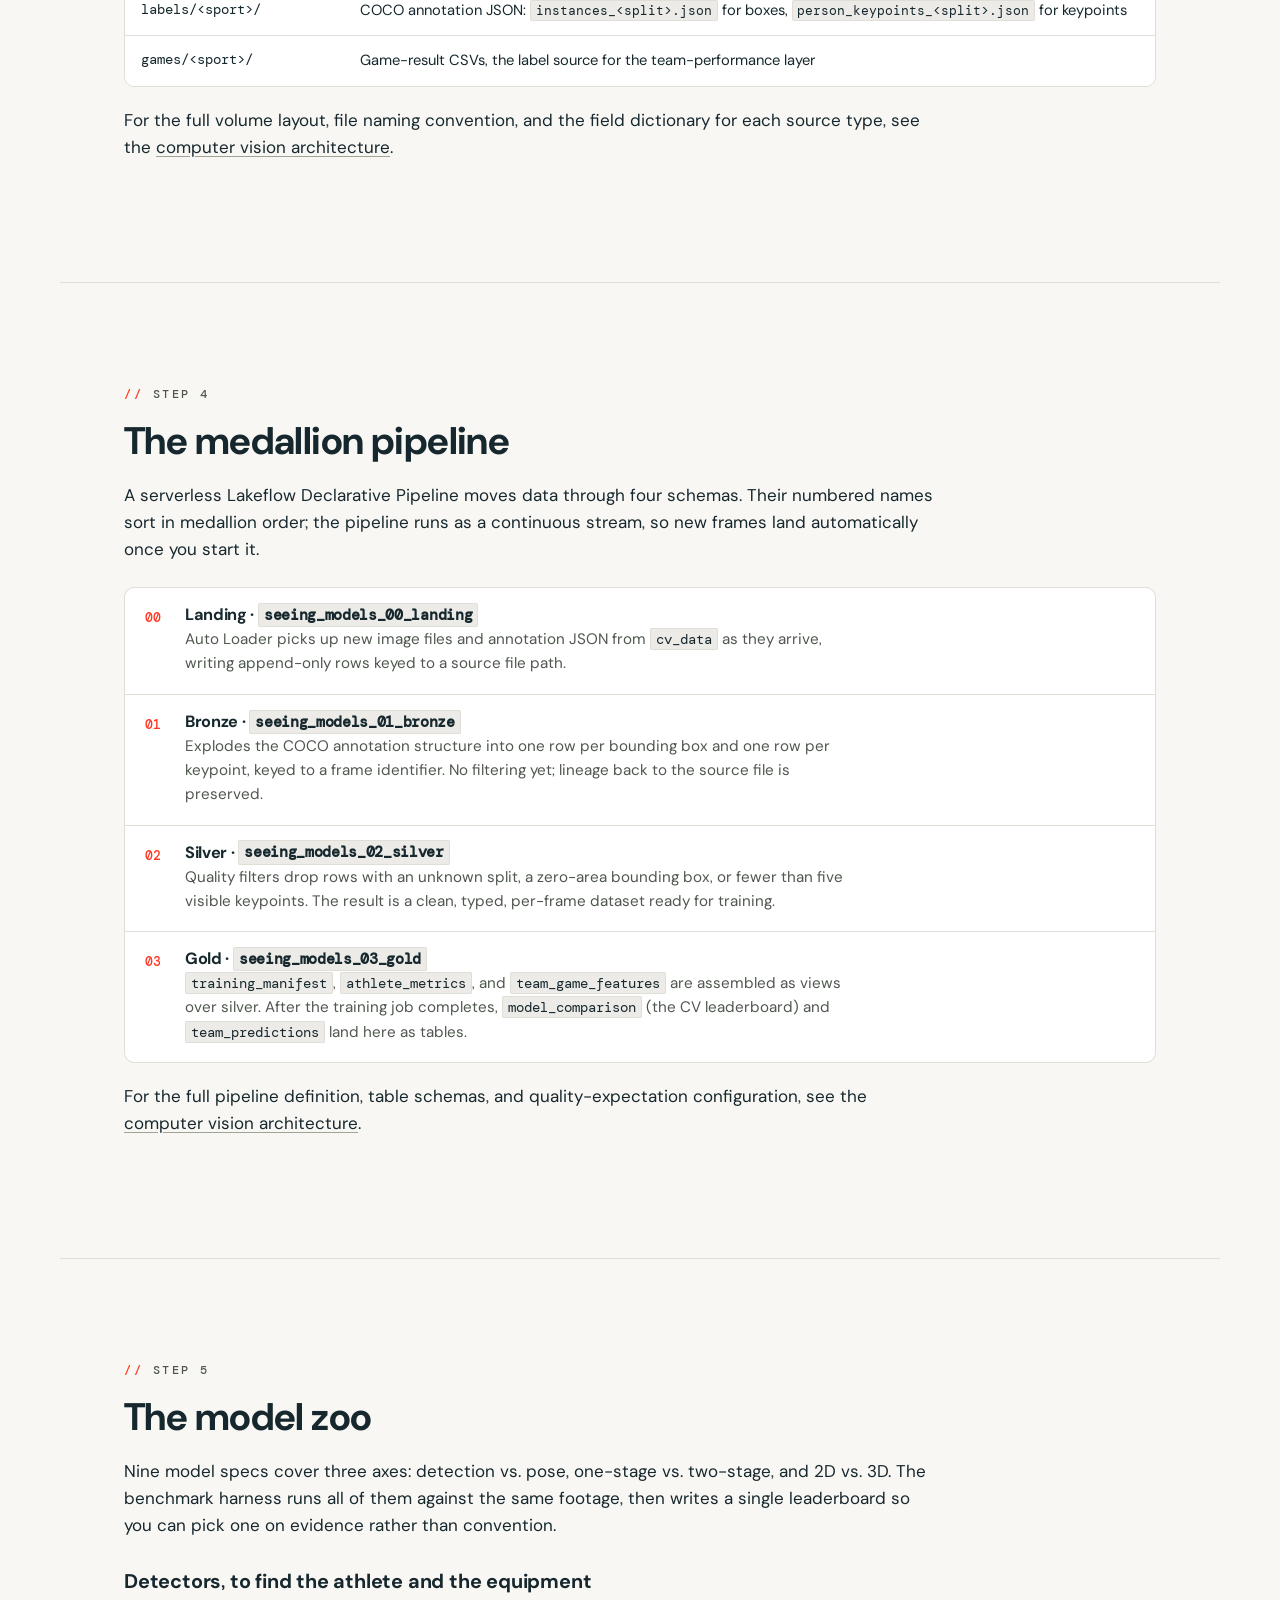
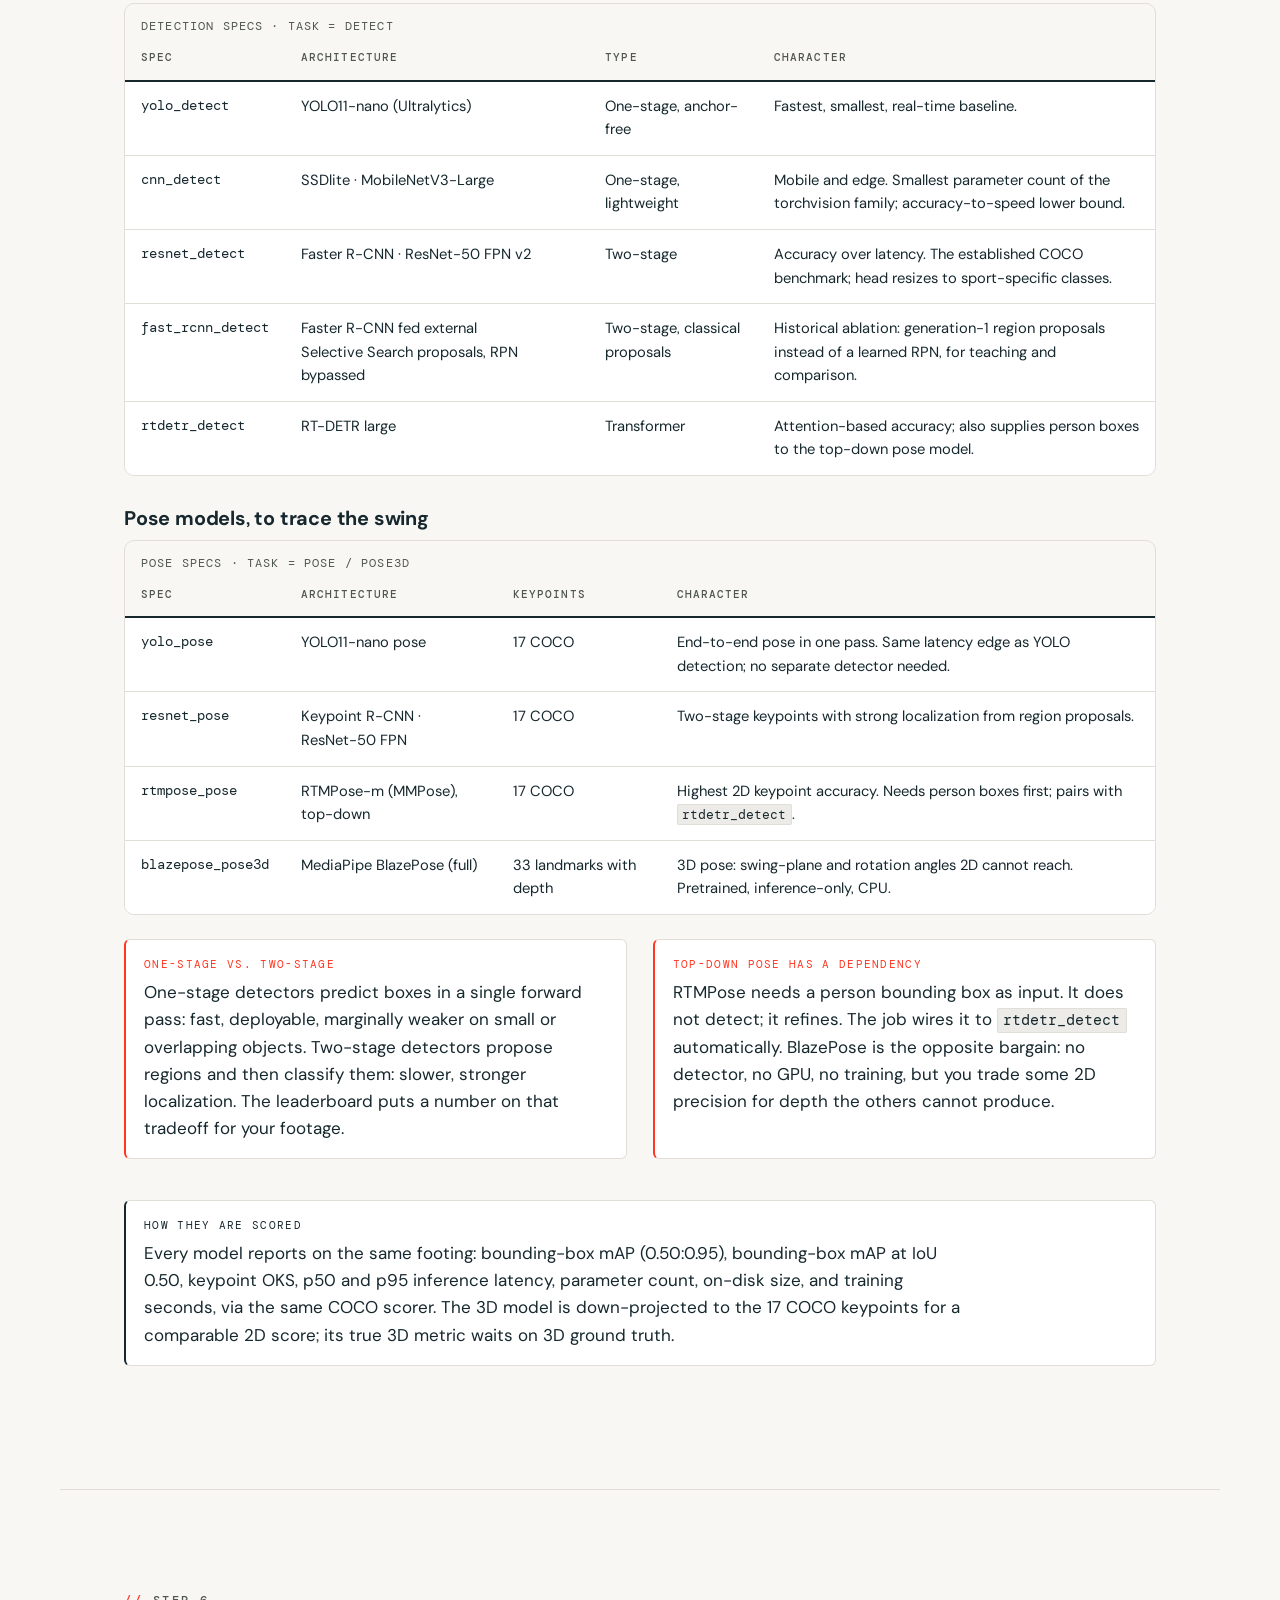
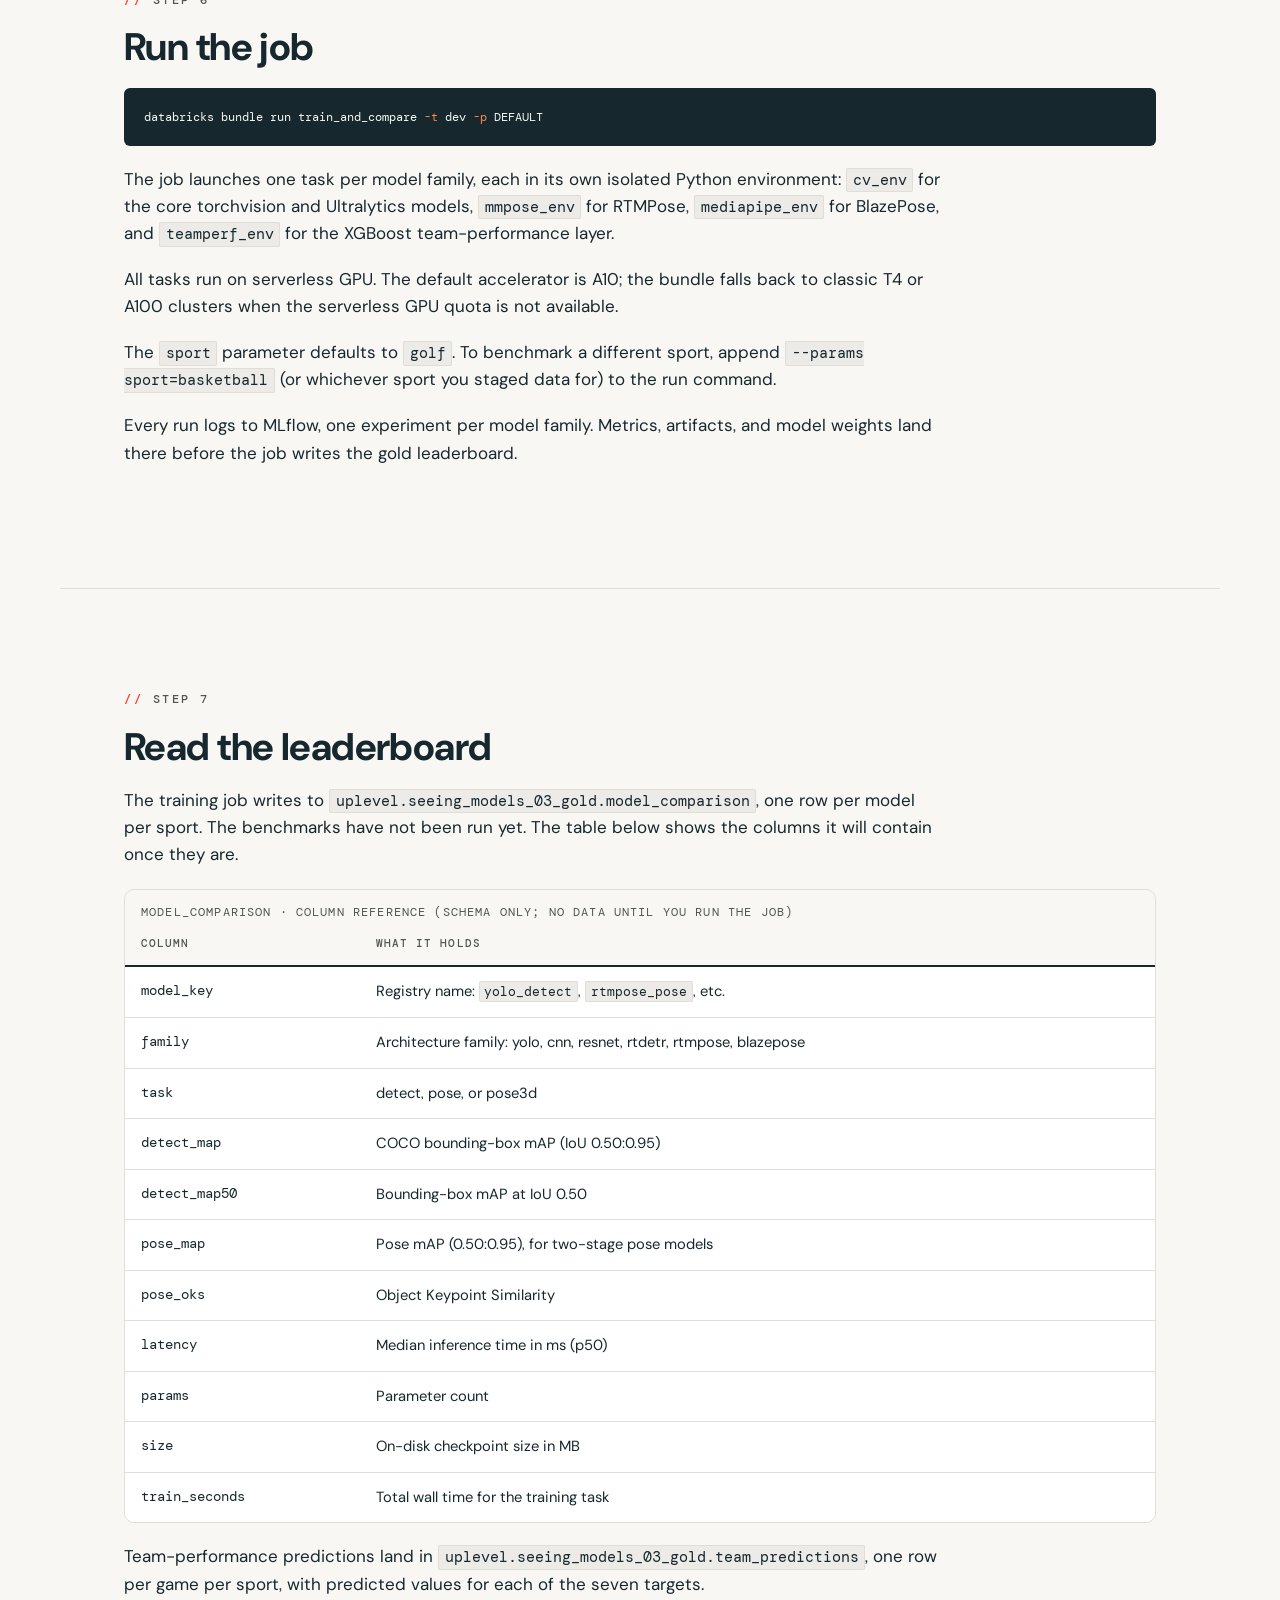
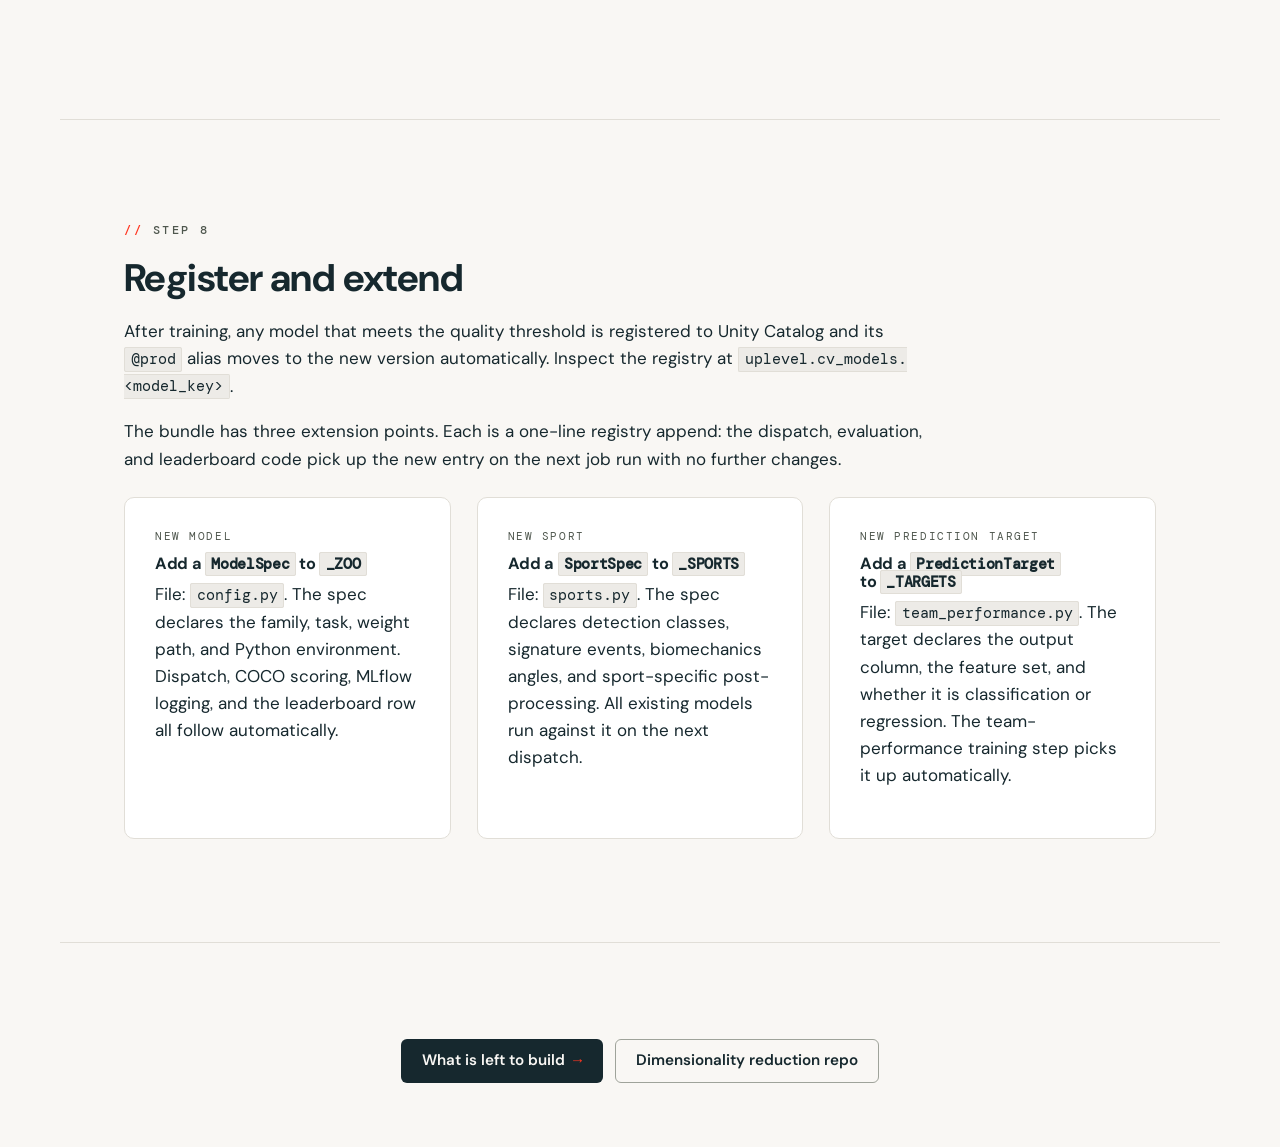
<file: docs/repo-cv.html>
<!DOCTYPE html>
<html lang="en">
<head>
<meta charset="UTF-8">
<meta name="viewport" content="width=device-width, initial-scale=1.0">
<title>Computer vision repo · benchmark harnesses on Databricks</title>
<meta name="description" content="Zero to hero for the obj_recg computer-vision Asset Bundle: deploy, stage data, run the medallion pipeline, benchmark the model zoo, read the leaderboard, and extend it.">
<link rel="preconnect" href="https://fonts.googleapis.com">
<link rel="preconnect" href="https://fonts.gstatic.com" crossorigin>
<link href="https://fonts.googleapis.com/css2?family=DM+Sans:opsz,wght@9..40,400;9..40,500;9..40,600;9..40,700&family=DM+Mono:wght@400;500&display=swap" rel="stylesheet">
<link rel="stylesheet" href="assets/site.css">
</head>
<body data-od-id="page-repo-cv">
<a class="skip" href="#main">Skip to content</a>
<header class="nav" data-od-id="nav">
  <div class="nav__inner">
    <a class="brand" href="index.html">built with Databricks</a>
    <button class="nav__toggle" aria-expanded="false" aria-controls="navlinks">Menu</button>
    <nav class="nav__links" id="navlinks" aria-label="Primary">
      <a href="index.html">Overview</a>
      <div class="nav__group">
        <a href="architecture.html" class="nav__parent">Architecture</a>
        <div class="nav__menu">
          <a href="arch-cv.html">Computer vision</a>
          <a href="arch-dr.html">Dimensionality reduction</a>
        </div>
      </div>
      <div class="nav__group">
        <a href="repositories.html" class="nav__parent">Repositories</a>
        <div class="nav__menu">
          <a href="repo-cv.html" aria-current="page">Computer vision</a>
          <a href="repo-dr.html">Dimensionality reduction</a>
        </div>
      </div>
      <a href="kanban.html">Kanban</a>
    </nav>
  </div>
</header>
<main id="main">

  <section class="hero wrap" data-od-id="hero">
    <span class="kicker">Computer vision repo · uplevels_cv</span>
    <h1>From an empty catalog to a scored swing<span class="dot">.</span></h1>
    <p class="lead">This bundle locates the athlete and equipment with bounding boxes and traces the pose keypoints of a golf swing, then predicts team and athlete performance from what the camera saw. It benchmarks a grid of vision models so you commit to one on evidence.</p>
  </section>

  <section class="section section--tight wrap" aria-label="At a glance" data-od-id="stat-row">
    <div class="statrow">
      <div class="stat"><div class="stat__num">6</div><div class="stat__label">Model families</div></div>
      <div class="stat"><div class="stat__num">9</div><div class="stat__label">Model specs</div></div>
      <div class="stat"><div class="stat__num">6</div><div class="stat__label">Sports</div></div>
      <div class="stat"><div class="stat__num">7</div><div class="stat__label">Team-performance targets</div></div>
    </div>
  </section>

  <section class="section wrap" id="step-0" data-od-id="step-0-what-it-is">
    <span class="kicker">Step 0</span>
    <h2>What it is: two layers</h2>
    <div class="grid grid-2" style="margin-top:1.25rem">
      <div class="card" data-od-id="layer-1-cv">
        <div class="card__meta">Layer 1 · computer vision</div>
        <h3>Detect and trace</h3>
        <p>Three tasks run over the same frames.</p>
        <ul>
          <li><strong>Object detection:</strong> bounding boxes around the golfer, club, and ball.</li>
          <li><strong>2D pose:</strong> 17 COCO keypoints connected into the swing skeleton you see overlaid on broadcast video.</li>
          <li><strong>3D pose:</strong> 33 BlazePose landmarks with depth, for swing-plane and rotation angles that 2D coordinates cannot reach.</li>
        </ul>
      </div>
      <div class="card" data-od-id="layer-2-team">
        <div class="card__meta">Layer 2 · team performance</div>
        <h3>Predict from what was seen</h3>
        <p>CV-derived features from Layer 1 (biomechanics angles, bounding-box areas, visible keypoint counts) plus game-result CSVs feed XGBoost models across seven prediction targets:</p>
        <p>win probability · points scored · points allowed · offensive efficiency · defensive efficiency · per-athlete performance index · scholarship ROI.</p>
      </div>
    </div>
    <div class="note" style="margin-top:1.5rem">
      <span class="note__k">Parameterized by sport</span>
      <p>Golf is the default and motivating case; football, basketball, baseball, hockey, and tennis run without code changes. The sport is a job parameter (<code>sport=golf</code>) and a one-entry registry. Detection classes, signature events, and biomechanics angles all live in a per-sport spec.</p>
    </div>
  </section>

  <section class="section wrap" id="step-1" data-od-id="step-1-prereqs">
    <span class="kicker">Step 1</span>
    <h2>Prerequisites</h2>
    <p>Three things to have in place before you start.</p>
    <dl class="dl">
      <dt>Databricks CLI profile</dt>
      <dd>A profile named <code>DEFAULT</code> pointed at your Databricks workspace. Configure it once with <code>databricks configure --profile DEFAULT</code>. If you already use a different profile name, pass it to <code>-p</code> instead.</dd>
      <dt>Catalog write access</dt>
      <dd>Write permissions on the <code>uplevel</code> catalog: CREATE SCHEMA and WRITE VOLUME at minimum.</dd>
      <dt>uv</dt>
      <dd>The <code>uv</code> package manager, installed locally. The bundle uses it to manage the Python environments for each job task.</dd>
    </dl>
  </section>

  <section class="section wrap" id="step-2" data-od-id="step-2-deploy">
    <span class="kicker">Step 2</span>
    <h2>Deploy the bundle</h2>
<pre data-od-id="deploy-cmd"><code><span class="c"># from the obj_recg/ directory · target dev (also prod)</span>
databricks bundle validate <span class="k">-t</span> dev <span class="k">-p</span> DEFAULT
databricks bundle deploy   <span class="k">-t</span> dev <span class="k">-p</span> DEFAULT   <span class="c"># schema + volume + pipeline + job</span></code></pre>
    <p style="margin-top:1.25rem"><code>deploy</code> stands up four schemas (<code>seeing_models_00_landing</code>, <code>01_bronze</code>, <code>02_silver</code>, <code>03_gold</code>) in the <code>uplevel</code> catalog, a managed <code>cv_data</code> volume for raw frames and labels, a serverless Lakeflow Declarative Pipeline that runs the medallion flow, and the <code>train_and_compare</code> job that runs one task per model family.</p>
  </section>

  <section class="section wrap" id="step-3" data-od-id="step-3-stage-data">
    <span class="kicker">Step 3</span>
    <h2>Stage the data</h2>
    <p>The bundle does not ship training data. Before running the pipeline, stage labeled COCO video frames and game-result CSVs into the managed volume.</p>
    <div class="table-wrap" style="margin-top:1.25rem">
      <table class="tbl" data-od-id="volume-layout">
        <caption>Volume layout · /Volumes/uplevel/seeing_models_00_landing/cv_data/</caption>
        <thead><tr><th>Path</th><th>Holds</th></tr></thead>
        <tbody>
          <tr>
            <td class="mono">images/&lt;sport&gt;/&lt;split&gt;/</td>
            <td>Extracted frames (.jpg); split is <code>train</code>, <code>val</code>, or <code>test</code></td>
          </tr>
          <tr>
            <td class="mono">labels/&lt;sport&gt;/</td>
            <td>COCO annotation JSON: <code>instances_&lt;split&gt;.json</code> for boxes, <code>person_keypoints_&lt;split&gt;.json</code> for keypoints</td>
          </tr>
          <tr>
            <td class="mono">games/&lt;sport&gt;/</td>
            <td>Game-result CSVs, the label source for the team-performance layer</td>
          </tr>
        </tbody>
      </table>
    </div>
    <p style="margin-top:1.25rem">For the full volume layout, file naming convention, and the field dictionary for each source type, see the <a href="arch-cv.html">computer vision architecture</a>.</p>
  </section>

  <section class="section wrap" id="step-4" data-od-id="step-4-pipeline">
    <span class="kicker">Step 4</span>
    <h2>The medallion pipeline</h2>
    <p>A serverless Lakeflow Declarative Pipeline moves data through four schemas. Their numbered names sort in medallion order; the pipeline runs as a continuous stream, so new frames land automatically once you start it.</p>
    <div class="flow" style="margin-top:1.5rem" data-od-id="cv-medallion-flow">
      <div class="flow__step"><span class="flow__n">00</span><div><h4>Landing · <code>seeing_models_00_landing</code></h4><p>Auto Loader picks up new image files and annotation JSON from <code>cv_data</code> as they arrive, writing append-only rows keyed to a source file path.</p></div></div>
      <div class="flow__step"><span class="flow__n">01</span><div><h4>Bronze · <code>seeing_models_01_bronze</code></h4><p>Explodes the COCO annotation structure into one row per bounding box and one row per keypoint, keyed to a frame identifier. No filtering yet; lineage back to the source file is preserved.</p></div></div>
      <div class="flow__step"><span class="flow__n">02</span><div><h4>Silver · <code>seeing_models_02_silver</code></h4><p>Quality filters drop rows with an unknown split, a zero-area bounding box, or fewer than five visible keypoints. The result is a clean, typed, per-frame dataset ready for training.</p></div></div>
      <div class="flow__step"><span class="flow__n">03</span><div><h4>Gold · <code>seeing_models_03_gold</code></h4><p><code>training_manifest</code>, <code>athlete_metrics</code>, and <code>team_game_features</code> are assembled as views over silver. After the training job completes, <code>model_comparison</code> (the CV leaderboard) and <code>team_predictions</code> land here as tables.</p></div></div>
    </div>
    <p style="margin-top:1.25rem">For the full pipeline definition, table schemas, and quality-expectation configuration, see the <a href="arch-cv.html">computer vision architecture</a>.</p>
  </section>

  <section class="section wrap" id="step-5" data-od-id="step-5-model-zoo">
    <span class="kicker">Step 5</span>
    <h2>The model zoo</h2>
    <p>Nine model specs cover three axes: detection vs. pose, one-stage vs. two-stage, and 2D vs. 3D. The benchmark harness runs all of them against the same footage, then writes a single leaderboard so you can pick one on evidence rather than convention.</p>

    <h3 style="margin-top:2rem">Detectors, to find the athlete and the equipment</h3>
    <div class="table-wrap">
      <table class="tbl" data-od-id="detectors-table">
        <caption>Detection specs · task = detect</caption>
        <thead><tr><th>Spec</th><th>Architecture</th><th>Type</th><th>Character</th></tr></thead>
        <tbody>
          <tr>
            <td class="mono">yolo_detect</td>
            <td>YOLO11-nano (Ultralytics)</td>
            <td>One-stage, anchor-free</td>
            <td>Fastest, smallest, real-time baseline.</td>
          </tr>
          <tr>
            <td class="mono">cnn_detect</td>
            <td>SSDlite · MobileNetV3-Large</td>
            <td>One-stage, lightweight</td>
            <td>Mobile and edge. Smallest parameter count of the torchvision family; accuracy-to-speed lower bound.</td>
          </tr>
          <tr>
            <td class="mono">resnet_detect</td>
            <td>Faster R-CNN · ResNet-50 FPN v2</td>
            <td>Two-stage</td>
            <td>Accuracy over latency. The established COCO benchmark; head resizes to sport-specific classes.</td>
          </tr>
          <tr>
            <td class="mono">fast_rcnn_detect</td>
            <td>Faster R-CNN fed external Selective&nbsp;Search proposals, RPN bypassed</td>
            <td>Two-stage, classical proposals</td>
            <td>Historical ablation: generation-1 region proposals instead of a learned RPN, for teaching and comparison.</td>
          </tr>
          <tr>
            <td class="mono">rtdetr_detect</td>
            <td>RT-DETR large</td>
            <td>Transformer</td>
            <td>Attention-based accuracy; also supplies person boxes to the top-down pose model.</td>
          </tr>
        </tbody>
      </table>
    </div>

    <h3 style="margin-top:2rem">Pose models, to trace the swing</h3>
    <div class="table-wrap">
      <table class="tbl" data-od-id="pose-table">
        <caption>Pose specs · task = pose / pose3d</caption>
        <thead><tr><th>Spec</th><th>Architecture</th><th>Keypoints</th><th>Character</th></tr></thead>
        <tbody>
          <tr>
            <td class="mono">yolo_pose</td>
            <td>YOLO11-nano pose</td>
            <td>17 COCO</td>
            <td>End-to-end pose in one pass. Same latency edge as YOLO detection; no separate detector needed.</td>
          </tr>
          <tr>
            <td class="mono">resnet_pose</td>
            <td>Keypoint R-CNN · ResNet-50 FPN</td>
            <td>17 COCO</td>
            <td>Two-stage keypoints with strong localization from region proposals.</td>
          </tr>
          <tr>
            <td class="mono">rtmpose_pose</td>
            <td>RTMPose-m (MMPose), top-down</td>
            <td>17 COCO</td>
            <td>Highest 2D keypoint accuracy. Needs person boxes first; pairs with <code>rtdetr_detect</code>.</td>
          </tr>
          <tr>
            <td class="mono">blazepose_pose3d</td>
            <td>MediaPipe BlazePose (full)</td>
            <td>33 landmarks with depth</td>
            <td>3D pose: swing-plane and rotation angles 2D cannot reach. Pretrained, inference-only, CPU.</td>
          </tr>
        </tbody>
      </table>
    </div>

    <div class="grid grid-2" style="margin-top:1.5rem">
      <div class="note" data-od-id="note-stage-tradeoff">
        <span class="note__k">One-stage vs. two-stage</span>
        <p>One-stage detectors predict boxes in a single forward pass: fast, deployable, marginally weaker on small or overlapping objects. Two-stage detectors propose regions and then classify them: slower, stronger localization. The leaderboard puts a number on that tradeoff for your footage.</p>
      </div>
      <div class="note" data-od-id="note-topdown-dep">
        <span class="note__k">Top-down pose has a dependency</span>
        <p>RTMPose needs a person bounding box as input. It does not detect; it refines. The job wires it to <code>rtdetr_detect</code> automatically. BlazePose is the opposite bargain: no detector, no GPU, no training, but you trade some 2D precision for depth the others cannot produce.</p>
      </div>
    </div>

    <div class="note note--warn" style="margin-top:1.25rem" data-od-id="note-metrics">
      <span class="note__k">How they are scored</span>
      <p>Every model reports on the same footing: bounding-box mAP (0.50:0.95), bounding-box mAP at IoU 0.50, keypoint OKS, p50 and p95 inference latency, parameter count, on-disk size, and training seconds, via the same COCO scorer. The 3D model is down-projected to the 17 COCO keypoints for a comparable 2D score; its true 3D metric waits on 3D ground truth.</p>
    </div>
  </section>

  <section class="section wrap" id="step-6" data-od-id="step-6-run">
    <span class="kicker">Step 6</span>
    <h2>Run the job</h2>
<pre data-od-id="run-cmd"><code>databricks bundle run train_and_compare <span class="k">-t</span> dev <span class="k">-p</span> DEFAULT</code></pre>
    <p style="margin-top:1.25rem">The job launches one task per model family, each in its own isolated Python environment: <code>cv_env</code> for the core torchvision and Ultralytics models, <code>mmpose_env</code> for RTMPose, <code>mediapipe_env</code> for BlazePose, and <code>teamperf_env</code> for the XGBoost team-performance layer.</p>
    <p>All tasks run on serverless GPU. The default accelerator is A10; the bundle falls back to classic T4 or A100 clusters when the serverless GPU quota is not available.</p>
    <p>The <code>sport</code> parameter defaults to <code>golf</code>. To benchmark a different sport, append <code>--params sport=basketball</code> (or whichever sport you staged data for) to the run command.</p>
    <p>Every run logs to MLflow, one experiment per model family. Metrics, artifacts, and model weights land there before the job writes the gold leaderboard.</p>
  </section>

  <section class="section wrap" id="step-7" data-od-id="step-7-leaderboard">
    <span class="kicker">Step 7</span>
    <h2>Read the leaderboard</h2>
    <p>The training job writes to <code>uplevel.seeing_models_03_gold.model_comparison</code>, one row per model per sport. The benchmarks have not been run yet. The table below shows the columns it will contain once they are.</p>
    <div class="table-wrap" style="margin-top:1.25rem">
      <table class="tbl" data-od-id="leaderboard-columns">
        <caption>model_comparison · column reference (schema only; no data until you run the job)</caption>
        <thead><tr><th>Column</th><th>What it holds</th></tr></thead>
        <tbody>
          <tr><td class="mono">model_key</td><td>Registry name: <code>yolo_detect</code>, <code>rtmpose_pose</code>, etc.</td></tr>
          <tr><td class="mono">family</td><td>Architecture family: yolo, cnn, resnet, rtdetr, rtmpose, blazepose</td></tr>
          <tr><td class="mono">task</td><td>detect, pose, or pose3d</td></tr>
          <tr><td class="mono">detect_map</td><td>COCO bounding-box mAP (IoU 0.50:0.95)</td></tr>
          <tr><td class="mono">detect_map50</td><td>Bounding-box mAP at IoU 0.50</td></tr>
          <tr><td class="mono">pose_map</td><td>Pose mAP (0.50:0.95), for two-stage pose models</td></tr>
          <tr><td class="mono">pose_oks</td><td>Object Keypoint Similarity</td></tr>
          <tr><td class="mono">latency</td><td>Median inference time in ms (p50)</td></tr>
          <tr><td class="mono">params</td><td>Parameter count</td></tr>
          <tr><td class="mono">size</td><td>On-disk checkpoint size in MB</td></tr>
          <tr><td class="mono">train_seconds</td><td>Total wall time for the training task</td></tr>
        </tbody>
      </table>
    </div>
    <p style="margin-top:1.25rem">Team-performance predictions land in <code>uplevel.seeing_models_03_gold.team_predictions</code>, one row per game per sport, with predicted values for each of the seven targets.</p>
  </section>

  <section class="section wrap" id="step-8" data-od-id="step-8-extend">
    <span class="kicker">Step 8</span>
    <h2>Register and extend</h2>
    <p>After training, any model that meets the quality threshold is registered to Unity Catalog and its <code>@prod</code> alias moves to the new version automatically. Inspect the registry at <code>uplevel.cv_models.&lt;model_key&gt;</code>.</p>
    <p>The bundle has three extension points. Each is a one-line registry append: the dispatch, evaluation, and leaderboard code pick up the new entry on the next job run with no further changes.</p>
    <div class="grid grid-3" style="margin-top:1.5rem">
      <div class="card" data-od-id="extend-model">
        <div class="card__meta">New model</div>
        <h4>Add a <code>ModelSpec</code> to <code>_ZOO</code></h4>
        <p>File: <code>config.py</code>. The spec declares the family, task, weight path, and Python environment. Dispatch, COCO scoring, MLflow logging, and the leaderboard row all follow automatically.</p>
      </div>
      <div class="card" data-od-id="extend-sport">
        <div class="card__meta">New sport</div>
        <h4>Add a <code>SportSpec</code> to <code>_SPORTS</code></h4>
        <p>File: <code>sports.py</code>. The spec declares detection classes, signature events, biomechanics angles, and sport-specific post-processing. All existing models run against it on the next dispatch.</p>
      </div>
      <div class="card" data-od-id="extend-target">
        <div class="card__meta">New prediction target</div>
        <h4>Add a <code>PredictionTarget</code> to <code>_TARGETS</code></h4>
        <p>File: <code>team_performance.py</code>. The target declares the output column, the feature set, and whether it is classification or regression. The team-performance training step picks it up automatically.</p>
      </div>
    </div>
  </section>

  <section class="section section--tight wrap center" data-od-id="next">
    <div class="hero__actions" style="justify-content:center">
      <a class="btn btn--primary" href="kanban.html">What is left to build <span class="btn__arrow" aria-hidden="true">→</span></a>
      <a class="btn btn--ghost" href="repo-dr.html">Dimensionality reduction repo</a>
    </div>
  </section>

</main>
<script src="assets/site.js"></script>
</body>
</html>
</file>
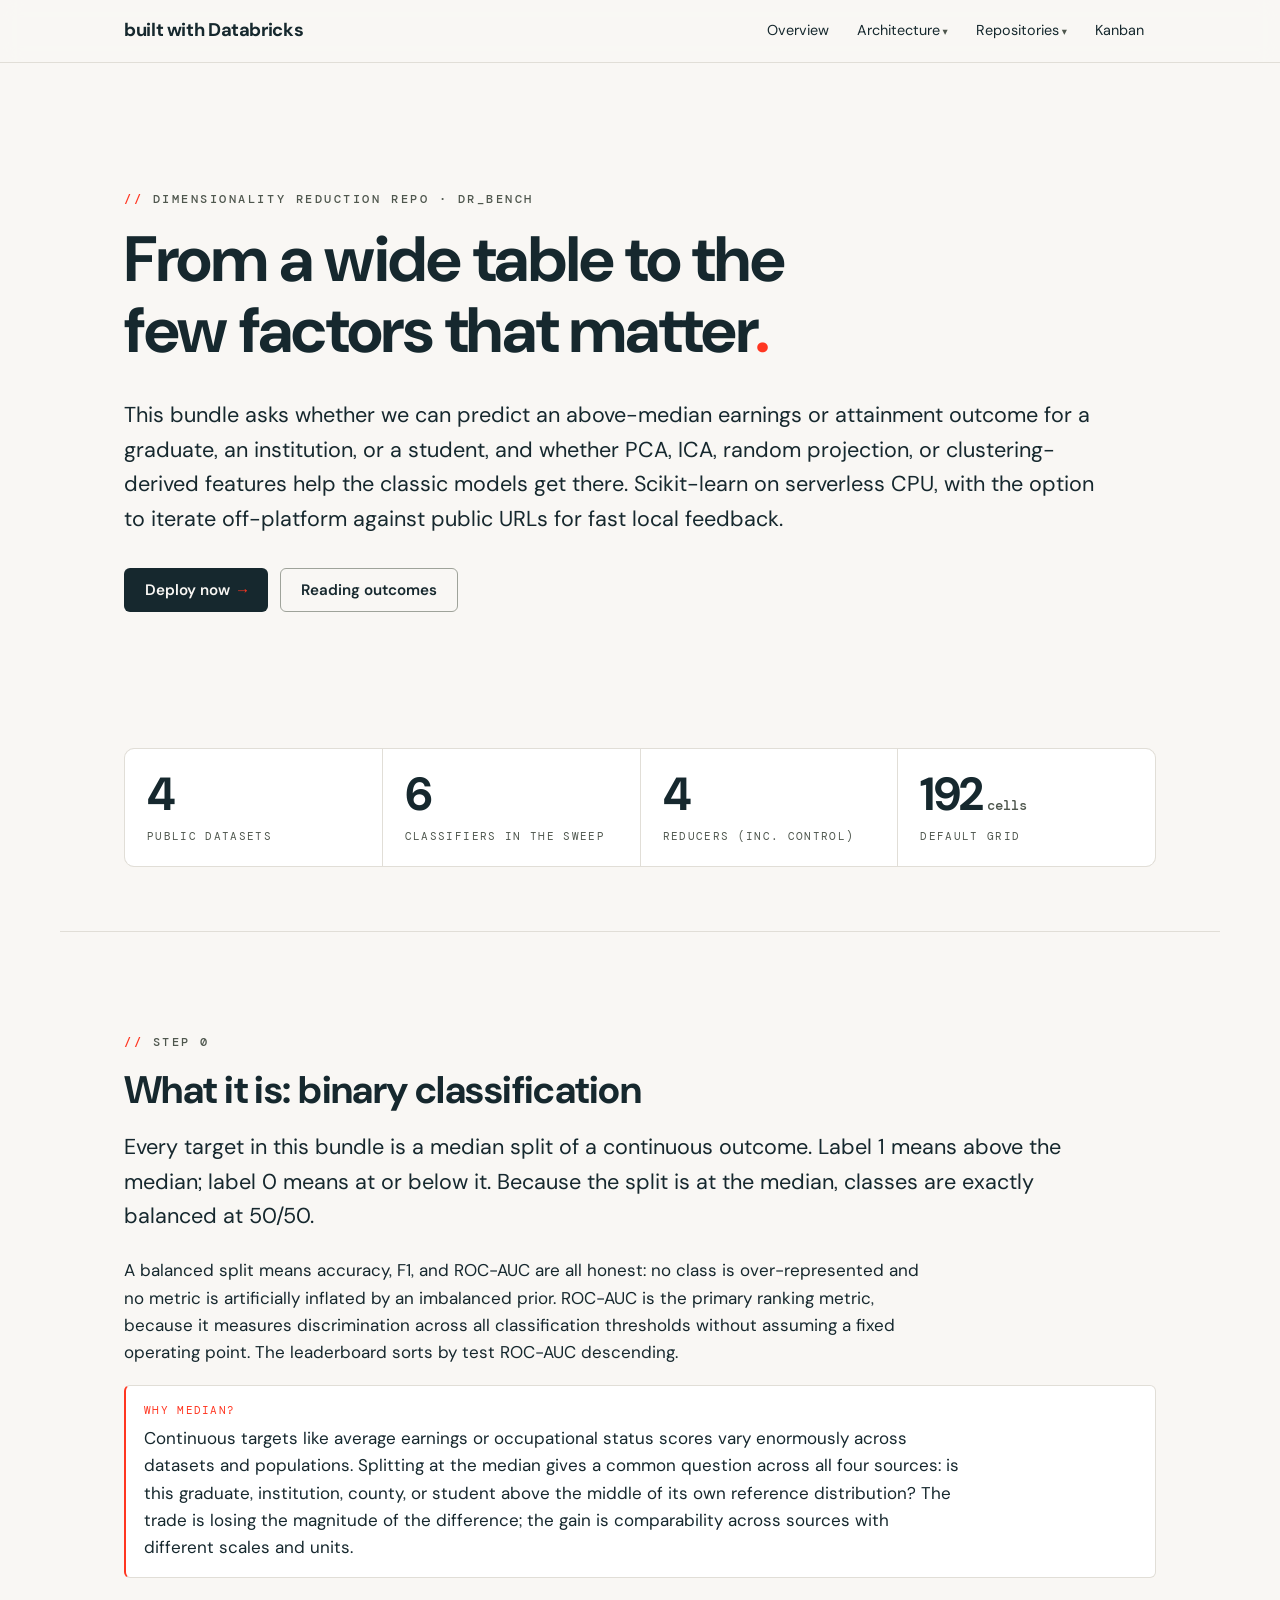
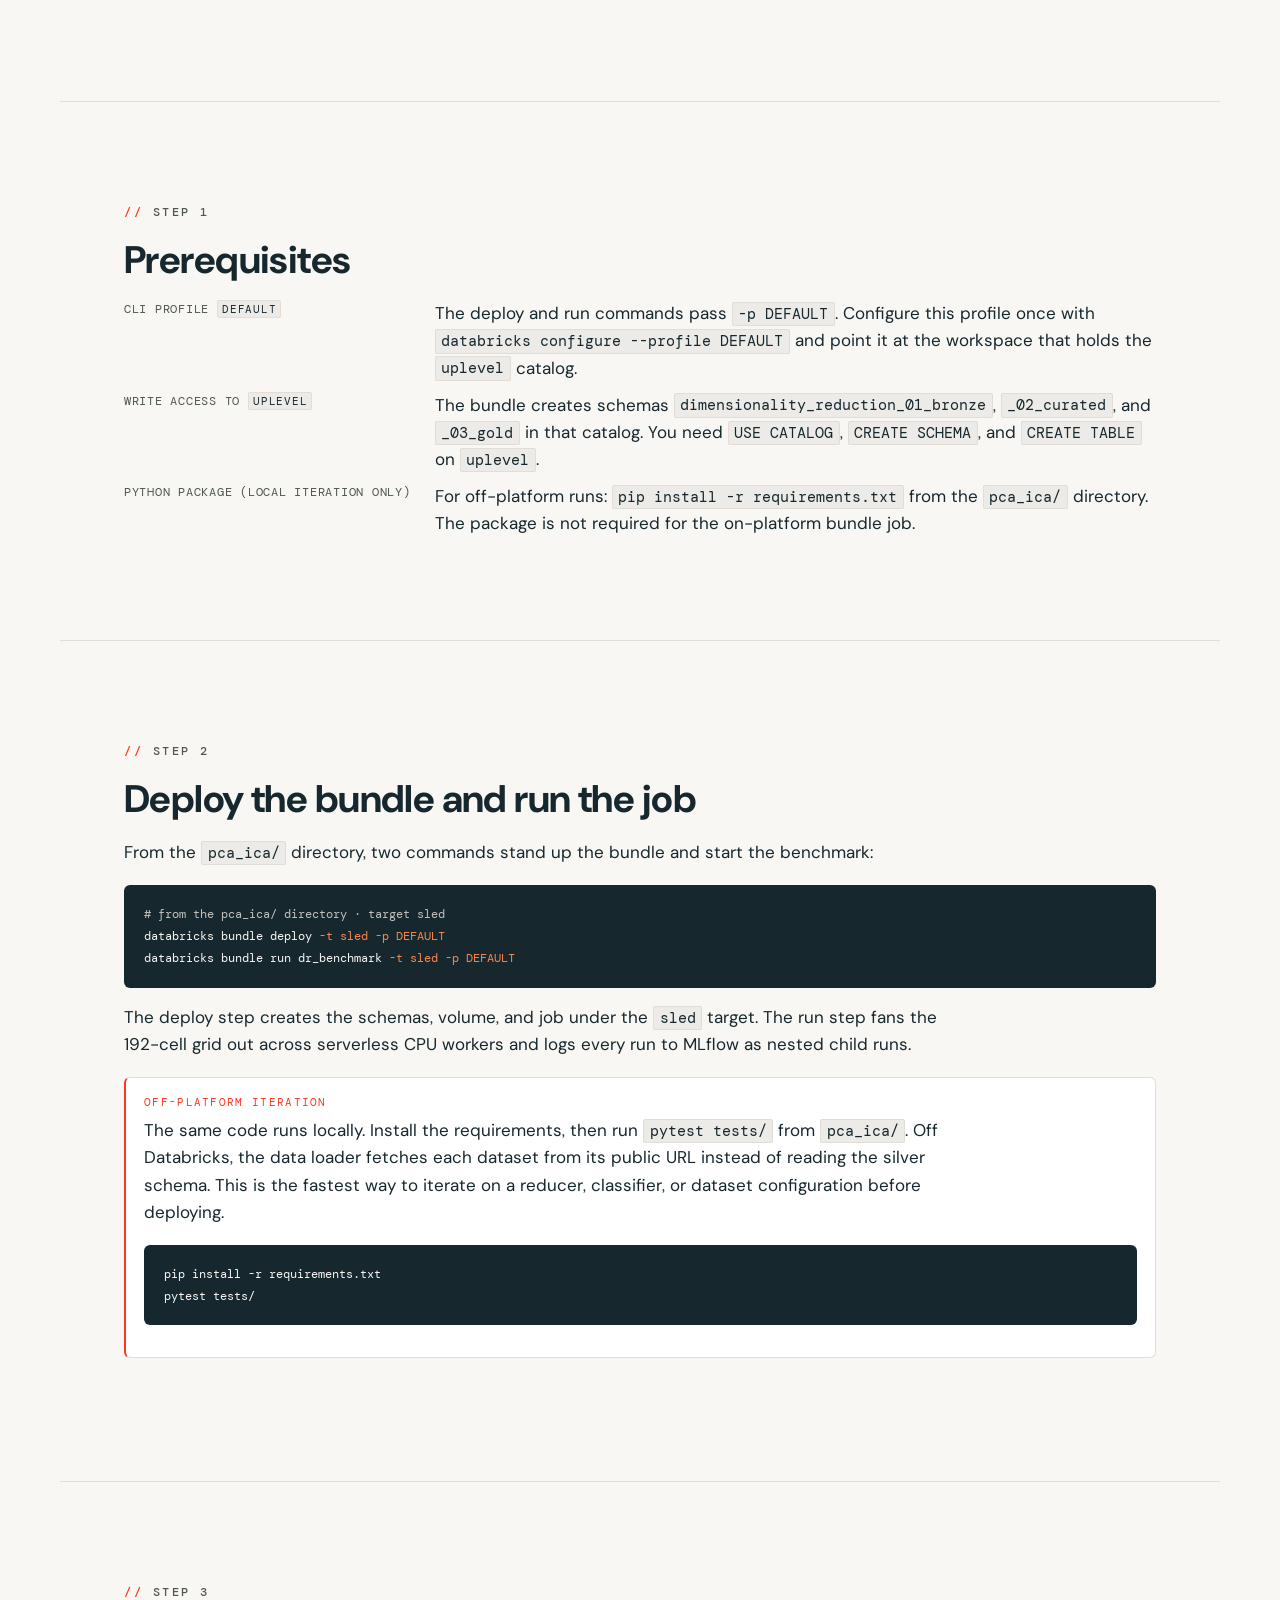
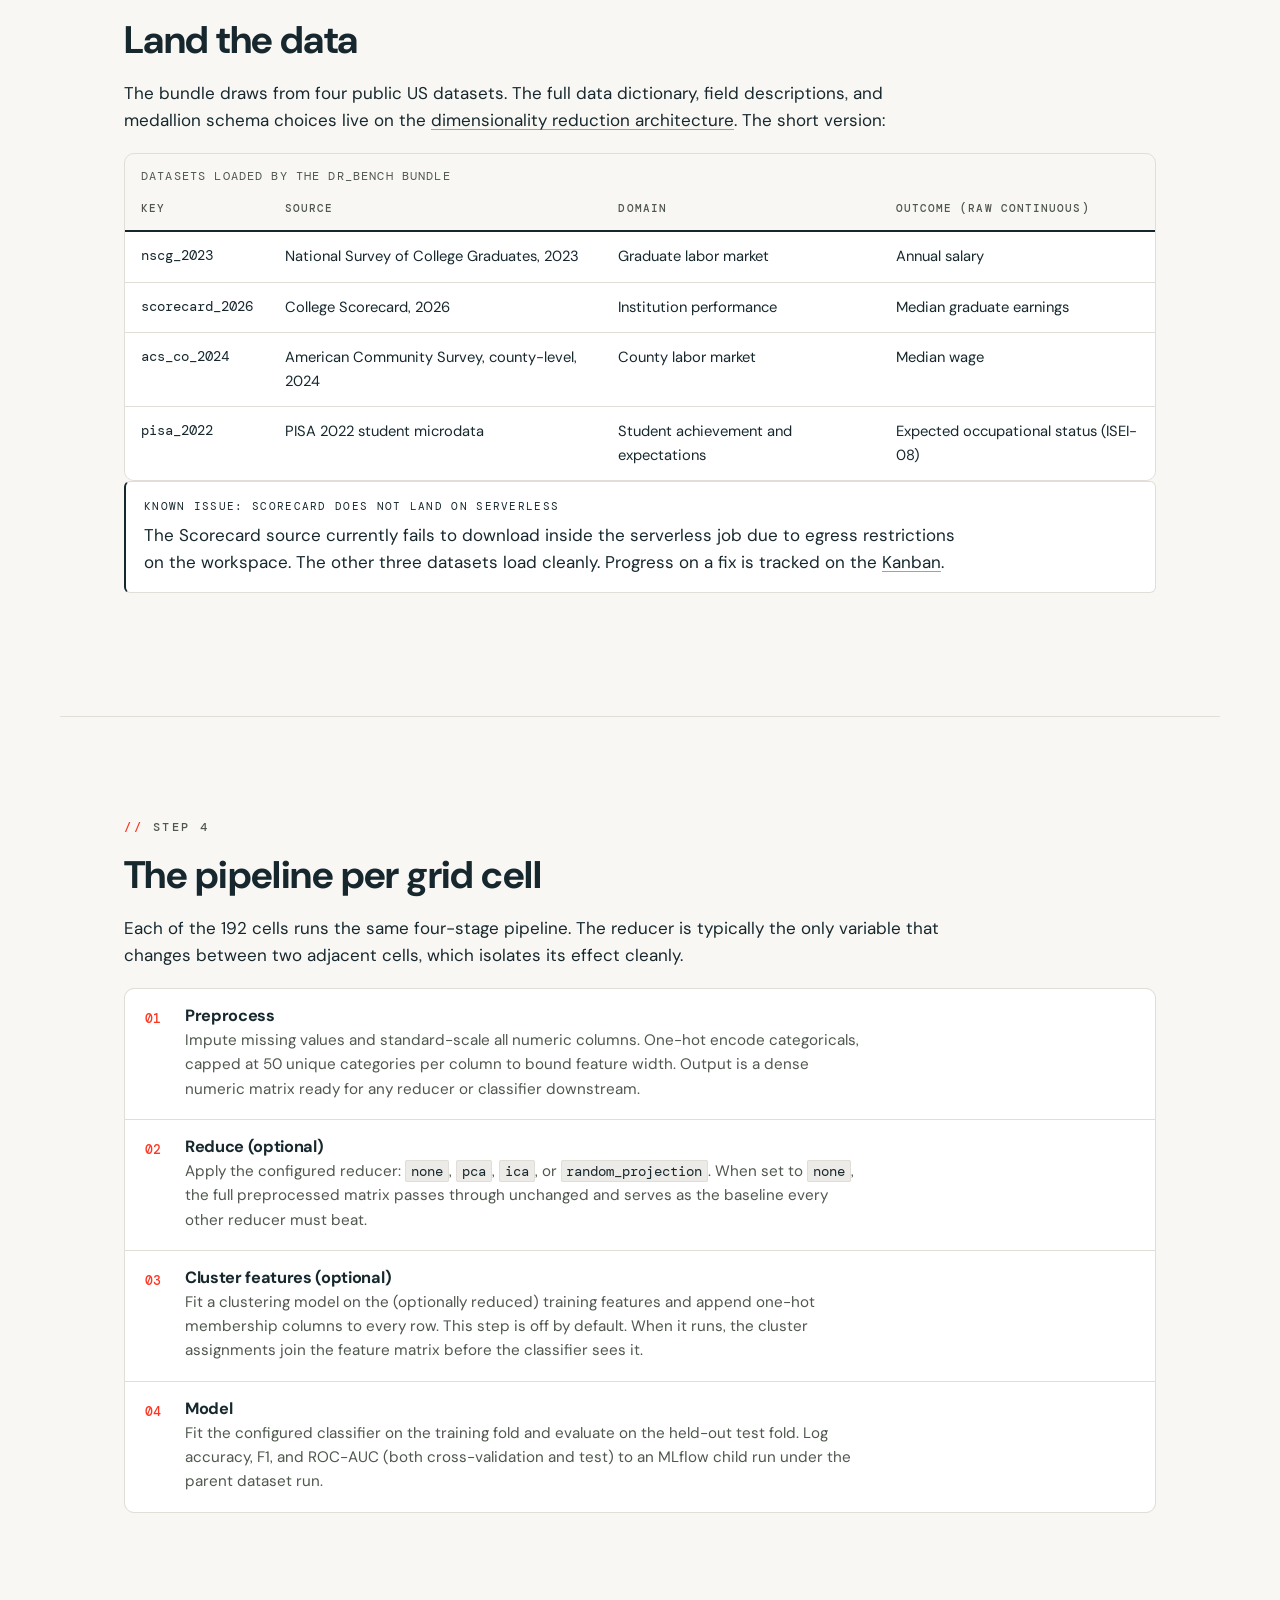
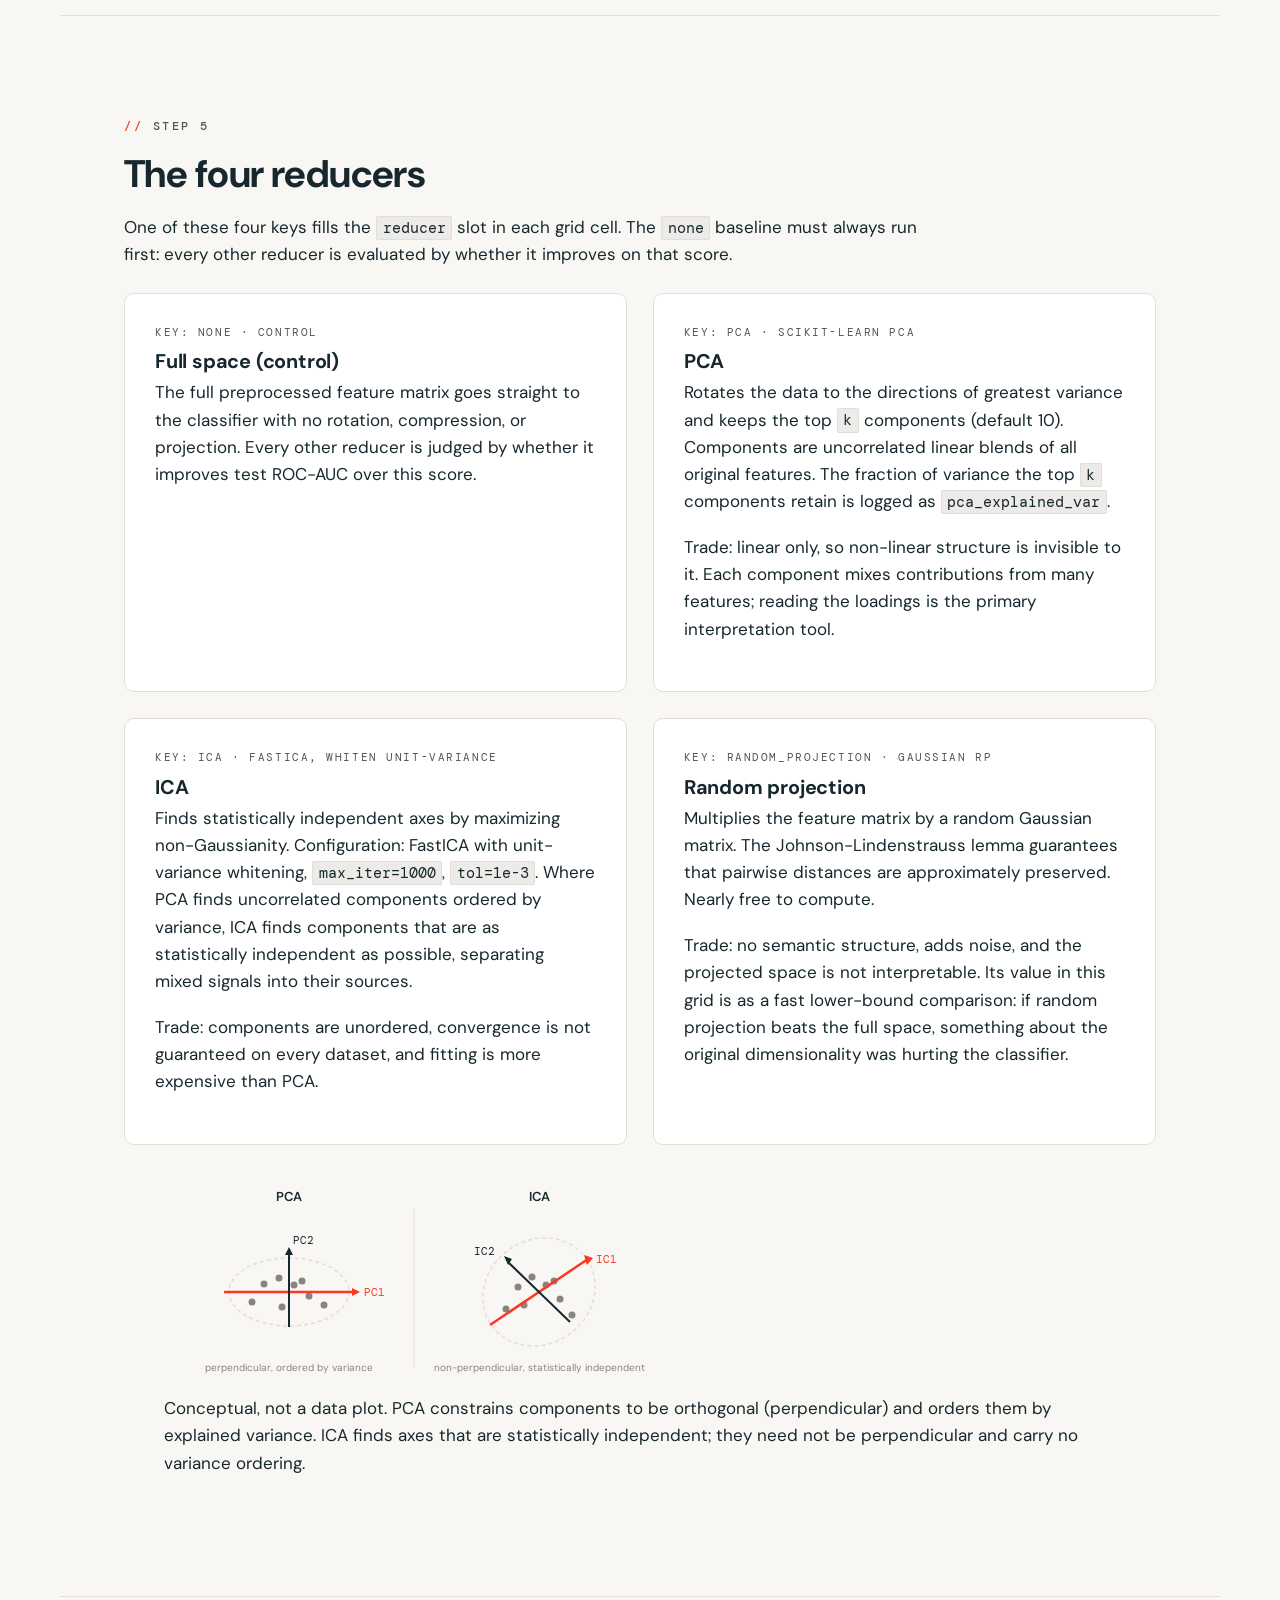
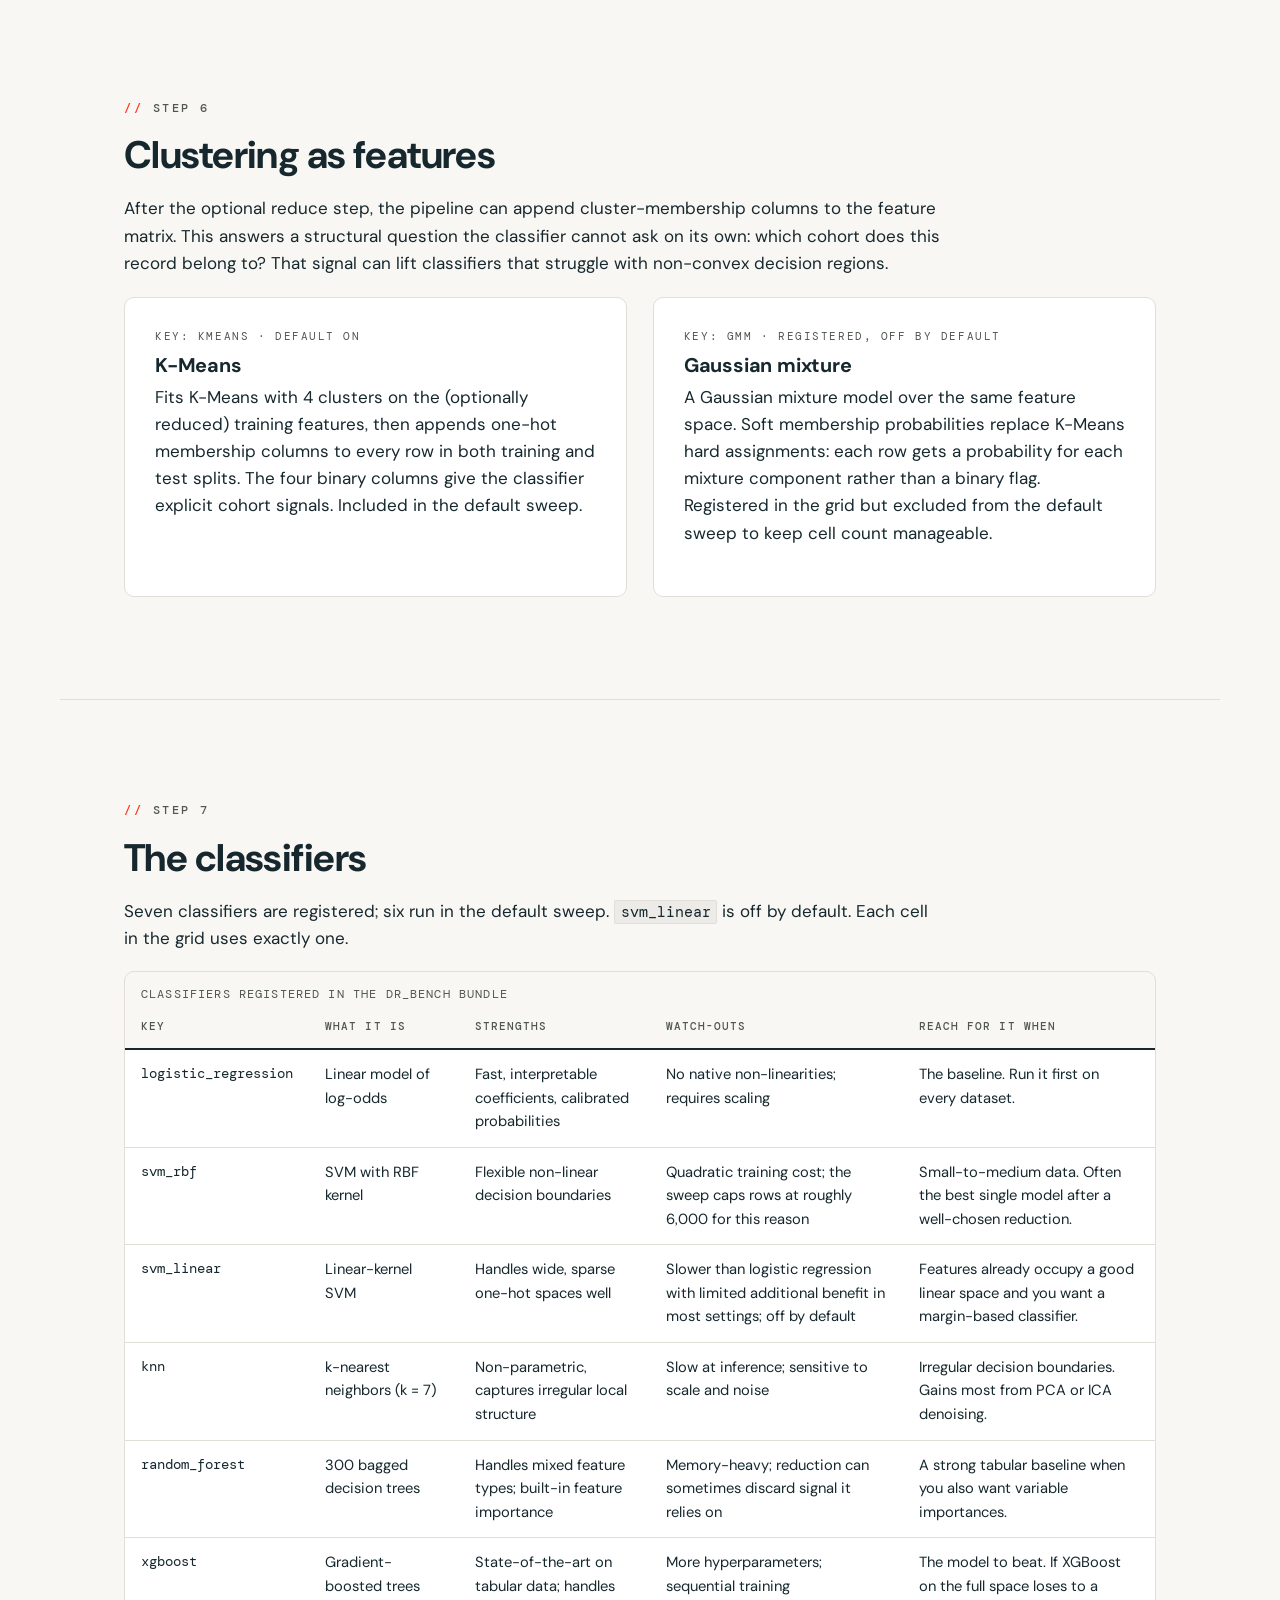
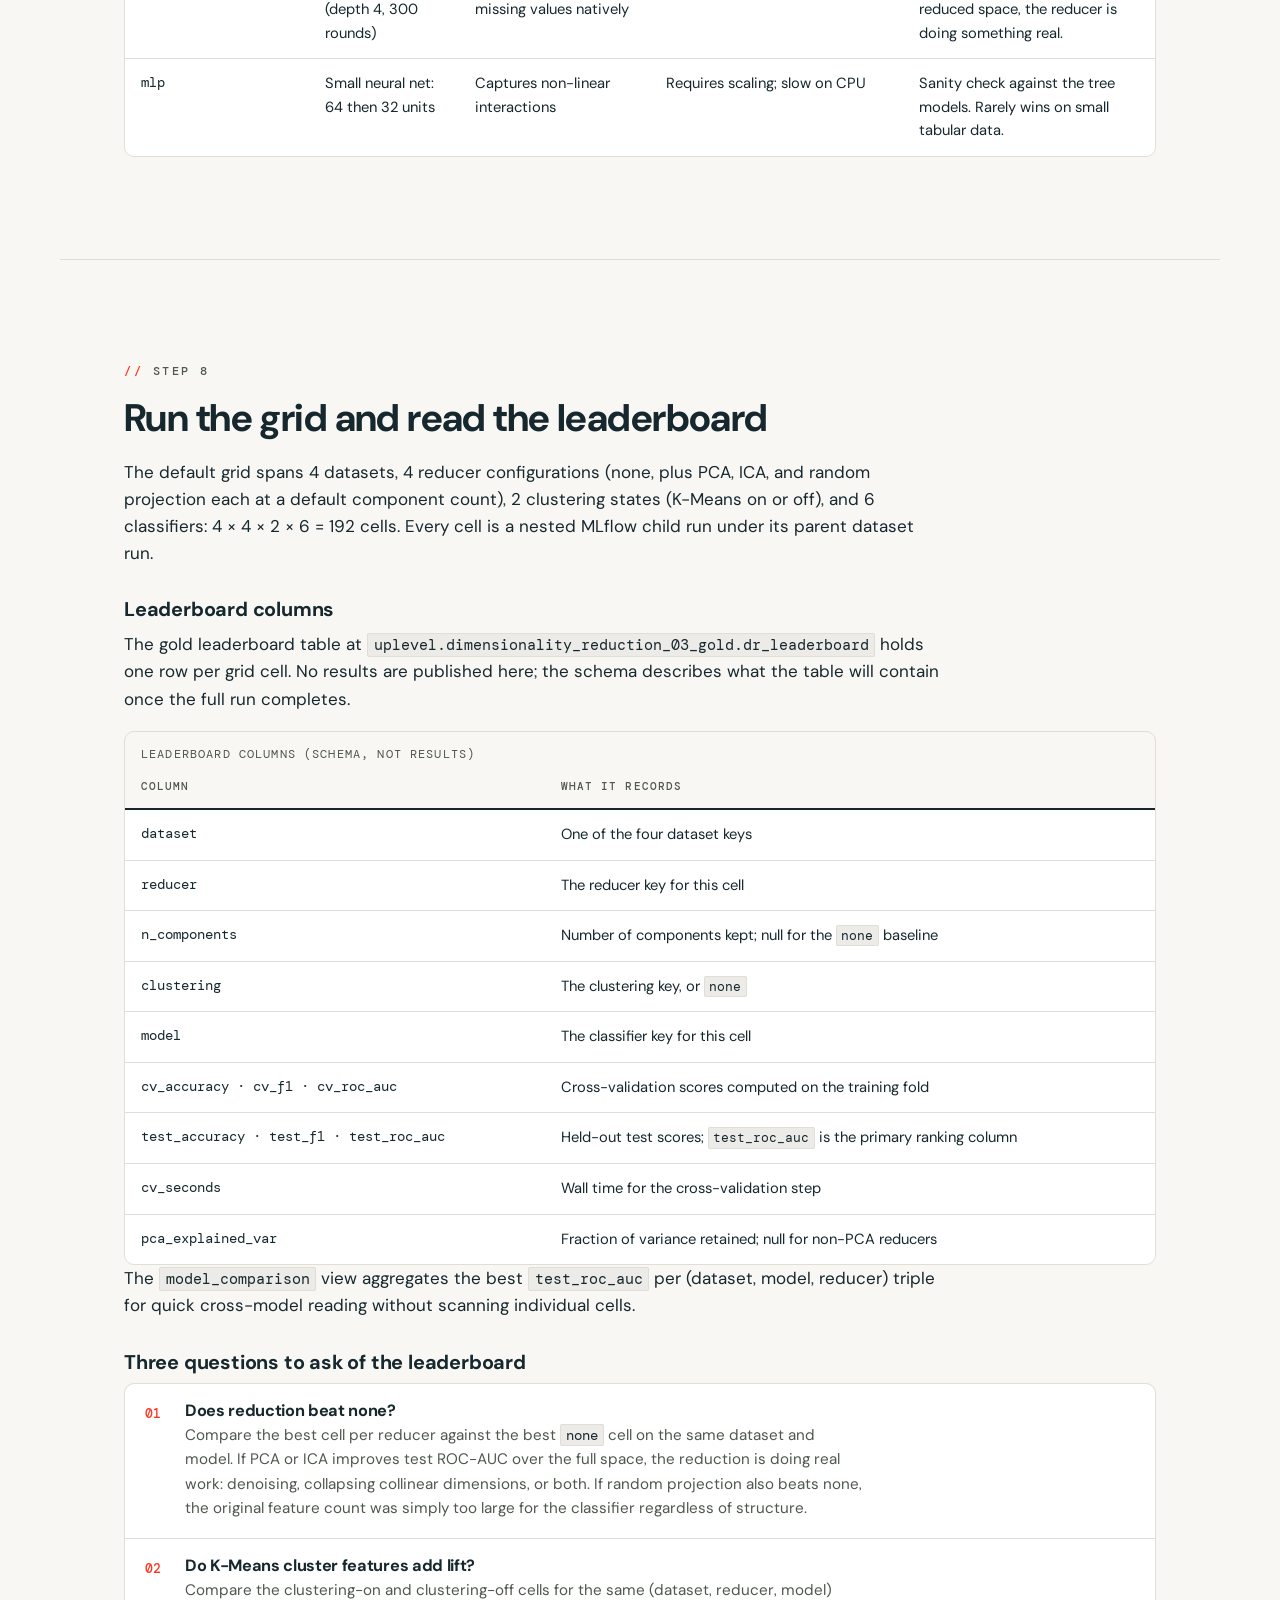
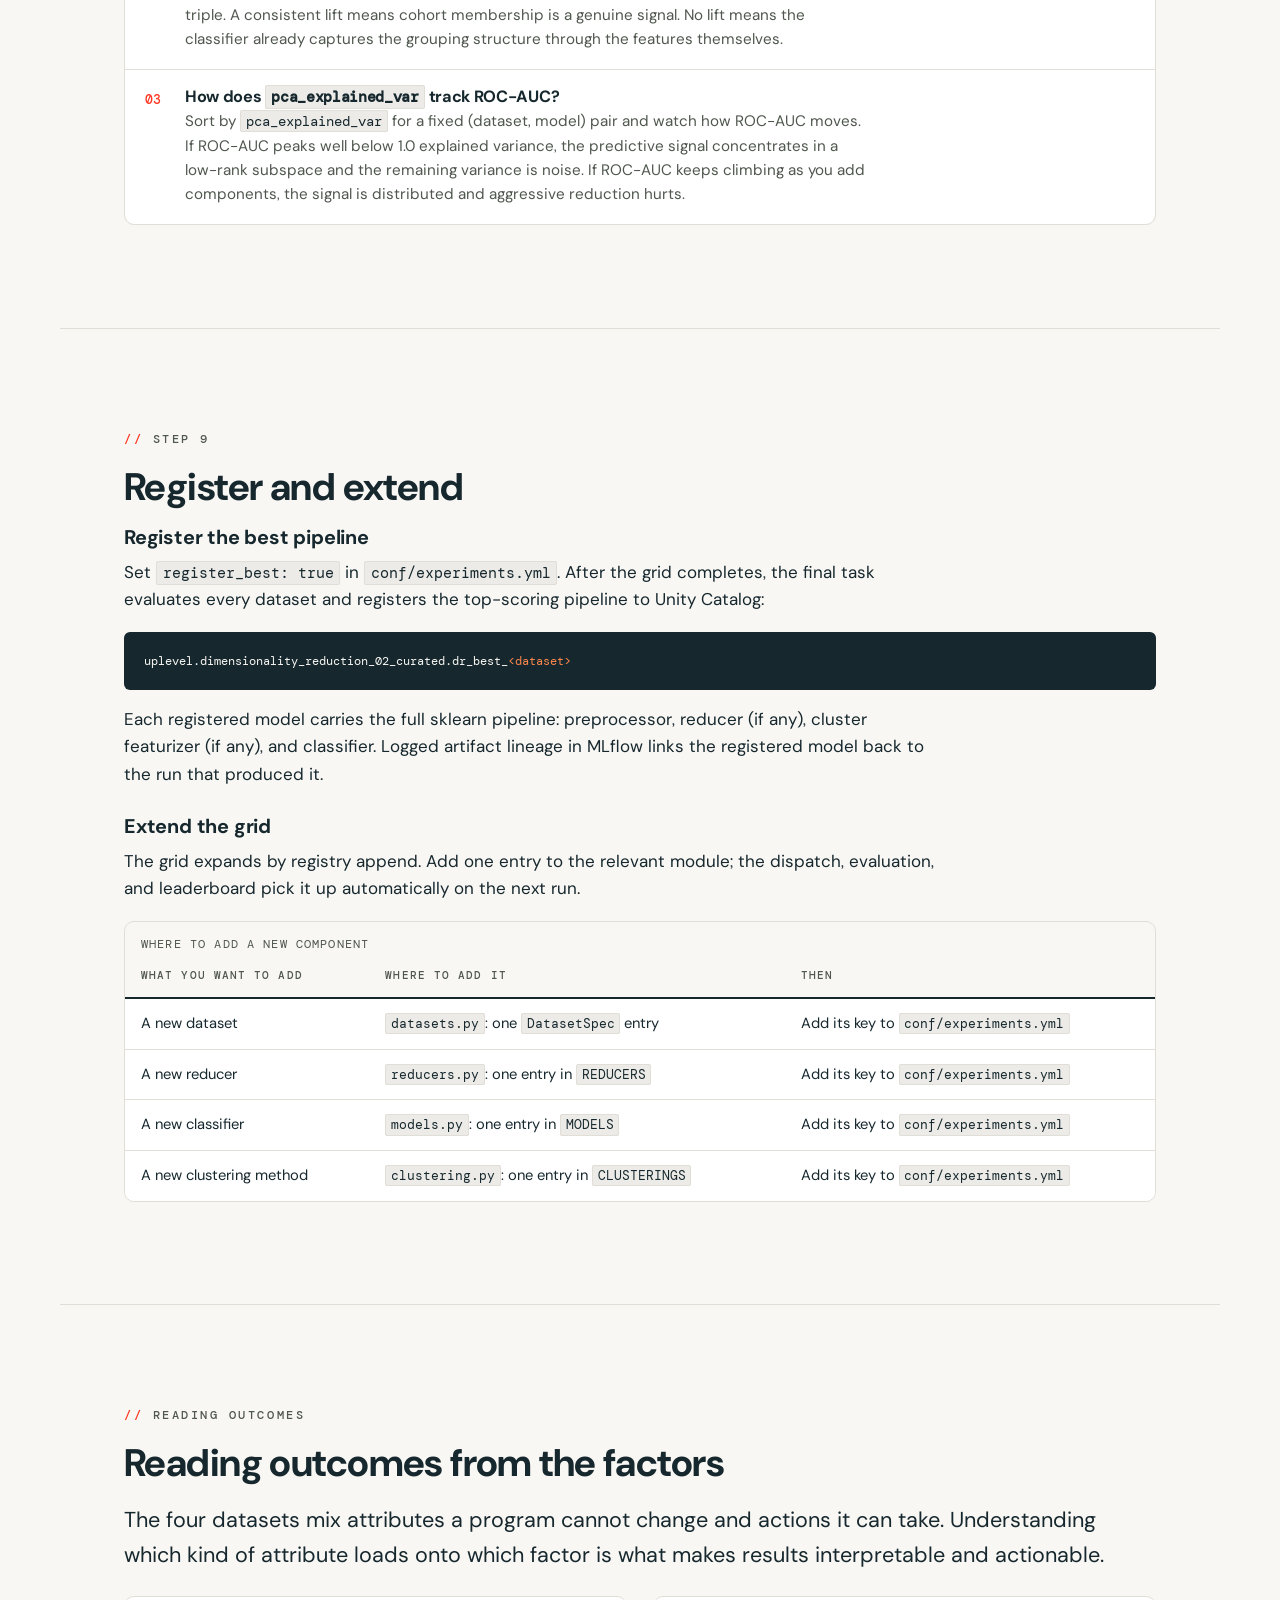
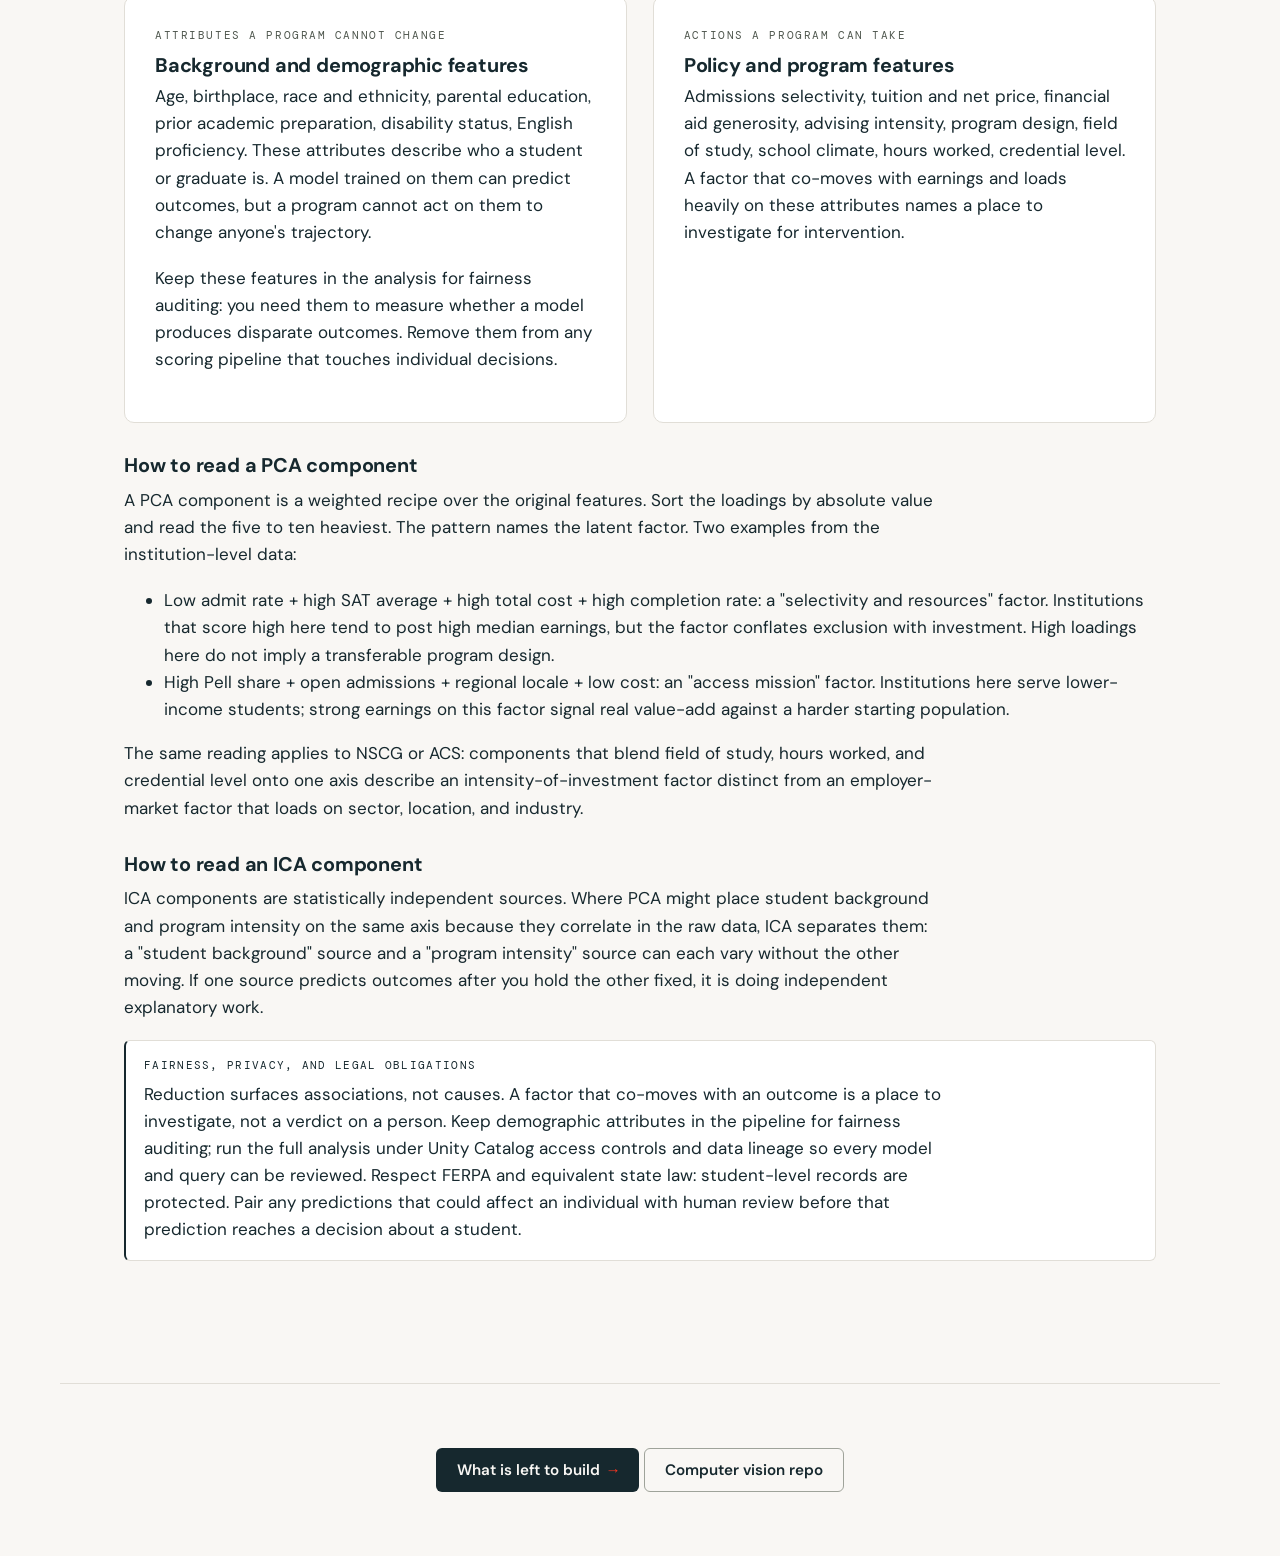
<file: docs/repo-dr.html>
<!DOCTYPE html>
<html lang="en">
<head>
<meta charset="UTF-8">
<meta name="viewport" content="width=device-width, initial-scale=1.0">
<title>Dimensionality reduction repo · benchmark harnesses on Databricks</title>
<meta name="description" content="Zero to hero for the pca_ica Asset Bundle: deploy, land four public datasets, run the reduce-cluster-model grid, and read how PCA, ICA, and random projection surface which actions move an outcome.">
<link rel="preconnect" href="https://fonts.googleapis.com">
<link rel="preconnect" href="https://fonts.gstatic.com" crossorigin>
<link href="https://fonts.googleapis.com/css2?family=DM+Sans:opsz,wght@9..40,400;9..40,500;9..40,600;9..40,700&family=DM+Mono:wght@400;500&display=swap" rel="stylesheet">
<link rel="stylesheet" href="assets/site.css">
</head>
<body data-od-id="page-repo-dr">
<a class="skip" href="#main">Skip to content</a>
<header class="nav" data-od-id="nav">
  <div class="nav__inner">
    <a class="brand" href="index.html">built with Databricks</a>
    <button class="nav__toggle" aria-expanded="false" aria-controls="navlinks">Menu</button>
    <nav class="nav__links" id="navlinks" aria-label="Primary">
      <a href="index.html">Overview</a>
      <div class="nav__group">
        <a href="architecture.html" class="nav__parent">Architecture</a>
        <div class="nav__menu">
          <a href="arch-cv.html">Computer vision</a>
          <a href="arch-dr.html">Dimensionality reduction</a>
        </div>
      </div>
      <div class="nav__group">
        <a href="repositories.html" class="nav__parent">Repositories</a>
        <div class="nav__menu">
          <a href="repo-cv.html">Computer vision</a>
          <a href="repo-dr.html" aria-current="page">Dimensionality reduction</a>
        </div>
      </div>
      <a href="kanban.html">Kanban</a>
    </nav>
  </div>
</header>

<main id="main">

  <section class="hero wrap" data-od-id="dr-hero">
    <span class="kicker">Dimensionality reduction repo · dr_bench</span>
    <h1>From a wide table to the few factors that matter<span class="dot">.</span></h1>
    <p class="lead">This bundle asks whether we can predict an above-median earnings or attainment outcome for a graduate, an institution, or a student, and whether PCA, ICA, random projection, or clustering-derived features help the classic models get there. Scikit-learn on serverless CPU, with the option to iterate off-platform against public URLs for fast local feedback.</p>
    <div class="hero__actions">
      <a class="btn btn--primary" href="#dr-deploy">Deploy now <span class="btn__arrow" aria-hidden="true">→</span></a>
      <a class="btn btn--ghost" href="#dr-outcomes">Reading outcomes</a>
    </div>
  </section>

  <section class="section section--tight wrap" aria-label="At a glance" data-od-id="dr-glance">
    <div class="statrow">
      <div class="stat"><div class="stat__num">4</div><div class="stat__label">Public datasets</div></div>
      <div class="stat"><div class="stat__num">6</div><div class="stat__label">Classifiers in the sweep</div></div>
      <div class="stat"><div class="stat__num">4</div><div class="stat__label">Reducers (inc. control)</div></div>
      <div class="stat"><div class="stat__num">192<span class="u">cells</span></div><div class="stat__label">Default grid</div></div>
    </div>
  </section>

  <section class="section wrap" data-od-id="dr-what">
    <span class="kicker">Step 0</span>
    <h2>What it is: binary classification</h2>
    <p class="lead">Every target in this bundle is a median split of a continuous outcome. Label 1 means above the median; label 0 means at or below it. Because the split is at the median, classes are exactly balanced at 50/50.</p>
    <p>A balanced split means accuracy, F1, and ROC-AUC are all honest: no class is over-represented and no metric is artificially inflated by an imbalanced prior. ROC-AUC is the primary ranking metric, because it measures discrimination across all classification thresholds without assuming a fixed operating point. The leaderboard sorts by test ROC-AUC descending.</p>
    <div class="note" data-od-id="dr-median-note">
      <span class="note__k">Why median?</span>
      <p>Continuous targets like average earnings or occupational status scores vary enormously across datasets and populations. Splitting at the median gives a common question across all four sources: is this graduate, institution, county, or student above the middle of its own reference distribution? The trade is losing the magnitude of the difference; the gain is comparability across sources with different scales and units.</p>
    </div>
  </section>

  <section class="section wrap" data-od-id="dr-prereqs">
    <span class="kicker">Step 1</span>
    <h2>Prerequisites</h2>
    <dl class="dl">
      <dt>CLI profile <code>DEFAULT</code></dt>
      <dd>The deploy and run commands pass <code>-p DEFAULT</code>. Configure this profile once with <code>databricks configure --profile DEFAULT</code> and point it at the workspace that holds the <code>uplevel</code> catalog.</dd>
      <dt>Write access to <code>uplevel</code></dt>
      <dd>The bundle creates schemas <code>dimensionality_reduction_01_bronze</code>, <code>_02_curated</code>, and <code>_03_gold</code> in that catalog. You need <code>USE CATALOG</code>, <code>CREATE SCHEMA</code>, and <code>CREATE TABLE</code> on <code>uplevel</code>.</dd>
      <dt>Python package (local iteration only)</dt>
      <dd>For off-platform runs: <code>pip install -r requirements.txt</code> from the <code>pca_ica/</code> directory. The package is not required for the on-platform bundle job.</dd>
    </dl>
  </section>

  <section class="section wrap" id="dr-deploy" data-od-id="dr-deploy">
    <span class="kicker">Step 2</span>
    <h2>Deploy the bundle and run the job</h2>
    <p>From the <code>pca_ica/</code> directory, two commands stand up the bundle and start the benchmark:</p>
    <pre><code><span class="c"># from the pca_ica/ directory · target sled</span>
databricks bundle deploy <span class="k">-t sled</span> <span class="k">-p DEFAULT</span>
databricks bundle run dr_benchmark <span class="k">-t sled</span> <span class="k">-p DEFAULT</span></code></pre>
    <p>The deploy step creates the schemas, volume, and job under the <code>sled</code> target. The run step fans the 192-cell grid out across serverless CPU workers and logs every run to MLflow as nested child runs.</p>
    <div class="note" data-od-id="dr-offplatform-note">
      <span class="note__k">Off-platform iteration</span>
      <p>The same code runs locally. Install the requirements, then run <code>pytest tests/</code> from <code>pca_ica/</code>. Off Databricks, the data loader fetches each dataset from its public URL instead of reading the silver schema. This is the fastest way to iterate on a reducer, classifier, or dataset configuration before deploying.</p>
      <pre><code>pip install -r requirements.txt
pytest tests/</code></pre>
    </div>
  </section>

  <section class="section wrap" data-od-id="dr-data">
    <span class="kicker">Step 3</span>
    <h2>Land the data</h2>
    <p>The bundle draws from four public US datasets. The full data dictionary, field descriptions, and medallion schema choices live on the <a href="arch-dr.html">dimensionality reduction architecture</a>. The short version:</p>
    <div class="table-wrap">
      <table class="tbl" data-od-id="dr-datasets-table">
        <caption>Datasets loaded by the dr_bench bundle</caption>
        <thead>
          <tr><th>Key</th><th>Source</th><th>Domain</th><th>Outcome (raw continuous)</th></tr>
        </thead>
        <tbody>
          <tr>
            <td class="mono">nscg_2023</td>
            <td>National Survey of College Graduates, 2023</td>
            <td>Graduate labor market</td>
            <td>Annual salary</td>
          </tr>
          <tr>
            <td class="mono">scorecard_2026</td>
            <td>College Scorecard, 2026</td>
            <td>Institution performance</td>
            <td>Median graduate earnings</td>
          </tr>
          <tr>
            <td class="mono">acs_co_2024</td>
            <td>American Community Survey, county-level, 2024</td>
            <td>County labor market</td>
            <td>Median wage</td>
          </tr>
          <tr>
            <td class="mono">pisa_2022</td>
            <td>PISA 2022 student microdata</td>
            <td>Student achievement and expectations</td>
            <td>Expected occupational status (ISEI-08)</td>
          </tr>
        </tbody>
      </table>
    </div>
    <div class="note note--warn" data-od-id="dr-scorecard-warn">
      <span class="note__k">Known issue: Scorecard does not land on serverless</span>
      <p>The Scorecard source currently fails to download inside the serverless job due to egress restrictions on the workspace. The other three datasets load cleanly. Progress on a fix is tracked on the <a href="kanban.html">Kanban</a>.</p>
    </div>
  </section>

  <section class="section wrap" data-od-id="dr-pipeline">
    <span class="kicker">Step 4</span>
    <h2>The pipeline per grid cell</h2>
    <p>Each of the 192 cells runs the same four-stage pipeline. The reducer is typically the only variable that changes between two adjacent cells, which isolates its effect cleanly.</p>
    <div class="flow" data-od-id="dr-pipeline-flow">
      <div class="flow__step"><span class="flow__n">01</span><div><h4>Preprocess</h4><p>Impute missing values and standard-scale all numeric columns. One-hot encode categoricals, capped at 50 unique categories per column to bound feature width. Output is a dense numeric matrix ready for any reducer or classifier downstream.</p></div></div>
      <div class="flow__step"><span class="flow__n">02</span><div><h4>Reduce (optional)</h4><p>Apply the configured reducer: <code>none</code>, <code>pca</code>, <code>ica</code>, or <code>random_projection</code>. When set to <code>none</code>, the full preprocessed matrix passes through unchanged and serves as the baseline every other reducer must beat.</p></div></div>
      <div class="flow__step"><span class="flow__n">03</span><div><h4>Cluster features (optional)</h4><p>Fit a clustering model on the (optionally reduced) training features and append one-hot membership columns to every row. This step is off by default. When it runs, the cluster assignments join the feature matrix before the classifier sees it.</p></div></div>
      <div class="flow__step"><span class="flow__n">04</span><div><h4>Model</h4><p>Fit the configured classifier on the training fold and evaluate on the held-out test fold. Log accuracy, F1, and ROC-AUC (both cross-validation and test) to an MLflow child run under the parent dataset run.</p></div></div>
    </div>
  </section>

  <section class="section wrap" data-od-id="dr-reducers">
    <span class="kicker">Step 5</span>
    <h2>The four reducers</h2>
    <p>One of these four keys fills the <code>reducer</code> slot in each grid cell. The <code>none</code> baseline must always run first: every other reducer is evaluated by whether it improves on that score.</p>
    <div class="grid grid-2" style="margin-top:1.5rem" data-od-id="dr-reducers-grid">
      <div class="card" data-od-id="reducer-none">
        <div class="card__meta">key: none · control</div>
        <h3>Full space (control)</h3>
        <p>The full preprocessed feature matrix goes straight to the classifier with no rotation, compression, or projection. Every other reducer is judged by whether it improves test ROC-AUC over this score.</p>
      </div>
      <div class="card" data-od-id="reducer-pca">
        <div class="card__meta">key: pca · scikit-learn PCA</div>
        <h3>PCA</h3>
        <p>Rotates the data to the directions of greatest variance and keeps the top <code>k</code> components (default 10). Components are uncorrelated linear blends of all original features. The fraction of variance the top <code>k</code> components retain is logged as <code>pca_explained_var</code>.</p>
        <p>Trade: linear only, so non-linear structure is invisible to it. Each component mixes contributions from many features; reading the loadings is the primary interpretation tool.</p>
      </div>
      <div class="card" data-od-id="reducer-ica">
        <div class="card__meta">key: ica · FastICA, whiten unit-variance</div>
        <h3>ICA</h3>
        <p>Finds statistically independent axes by maximizing non-Gaussianity. Configuration: FastICA with unit-variance whitening, <code>max_iter=1000</code>, <code>tol=1e-3</code>. Where PCA finds uncorrelated components ordered by variance, ICA finds components that are as statistically independent as possible, separating mixed signals into their sources.</p>
        <p>Trade: components are unordered, convergence is not guaranteed on every dataset, and fitting is more expensive than PCA.</p>
      </div>
      <div class="card" data-od-id="reducer-rp">
        <div class="card__meta">key: random_projection · Gaussian RP</div>
        <h3>Random projection</h3>
        <p>Multiplies the feature matrix by a random Gaussian matrix. The Johnson-Lindenstrauss lemma guarantees that pairwise distances are approximately preserved. Nearly free to compute.</p>
        <p>Trade: no semantic structure, adds noise, and the projected space is not interpretable. Its value in this grid is as a fast lower-bound comparison: if random projection beats the full space, something about the original dimensionality was hurting the classifier.</p>
      </div>
    </div>

    <figure data-od-id="dr-pca-ica-svg" style="margin-top:2rem">
      <svg viewBox="0 0 500 210" width="500" height="210" aria-label="Conceptual diagram contrasting PCA and ICA axes" role="img" xmlns="http://www.w3.org/2000/svg">
        <rect width="500" height="210" fill="#f9f7f4"/>
        <!-- PCA panel label -->
        <text x="125" y="24" text-anchor="middle" font-family="DM Sans, sans-serif" font-size="13" font-weight="600" fill="#16282e">PCA</text>
        <!-- data cloud ellipse suggestion -->
        <ellipse cx="125" cy="115" rx="60" ry="34" fill="none" stroke="#e1ded7" stroke-width="1.5" stroke-dasharray="4 3"/>
        <!-- scatter dots -->
        <circle cx="88"  cy="125" r="3.5" fill="#8a847e"/>
        <circle cx="100" cy="107" r="3.5" fill="#8a847e"/>
        <circle cx="115" cy="101" r="3.5" fill="#8a847e"/>
        <circle cx="130" cy="108" r="3.5" fill="#8a847e"/>
        <circle cx="145" cy="119" r="3.5" fill="#8a847e"/>
        <circle cx="160" cy="128" r="3.5" fill="#8a847e"/>
        <circle cx="118" cy="130" r="3.5" fill="#8a847e"/>
        <circle cx="138" cy="104" r="3.5" fill="#8a847e"/>
        <!-- PC1: long horizontal arrow -->
        <line x1="60" y1="115" x2="188" y2="115" stroke="#ff3621" stroke-width="2.5"/>
        <polygon points="188,111 196,115 188,119" fill="#ff3621"/>
        <text x="200" y="119" font-family="DM Mono, monospace" font-size="11" fill="#ff3621">PC1</text>
        <!-- PC2: short vertical arrow (perpendicular) -->
        <line x1="125" y1="150" x2="125" y2="78" stroke="#16282e" stroke-width="2"/>
        <polygon points="121,78 125,70 129,78" fill="#16282e"/>
        <text x="129" y="67" font-family="DM Mono, monospace" font-size="11" fill="#16282e">PC2</text>
        <text x="125" y="194" text-anchor="middle" font-family="DM Sans, sans-serif" font-size="10" fill="#8a847e">perpendicular, ordered by variance</text>
        <!-- divider -->
        <line x1="250" y1="32" x2="250" y2="190" stroke="#e1ded7" stroke-width="1"/>
        <!-- ICA panel label -->
        <text x="375" y="24" text-anchor="middle" font-family="DM Sans, sans-serif" font-size="13" font-weight="600" fill="#16282e">ICA</text>
        <!-- data cloud ellipse suggestion -->
        <ellipse cx="375" cy="115" rx="58" ry="52" fill="none" stroke="#e1ded7" stroke-width="1.5" stroke-dasharray="4 3" transform="rotate(-35, 375, 115)"/>
        <!-- scatter dots -->
        <circle cx="342" cy="132" r="3.5" fill="#8a847e"/>
        <circle cx="354" cy="110" r="3.5" fill="#8a847e"/>
        <circle cx="368" cy="100" r="3.5" fill="#8a847e"/>
        <circle cx="382" cy="108" r="3.5" fill="#8a847e"/>
        <circle cx="396" cy="122" r="3.5" fill="#8a847e"/>
        <circle cx="408" cy="138" r="3.5" fill="#8a847e"/>
        <circle cx="360" cy="128" r="3.5" fill="#8a847e"/>
        <circle cx="390" cy="104" r="3.5" fill="#8a847e"/>
        <!-- IC1: diagonal arrow (lower-left to upper-right) -->
        <line x1="326" y1="148" x2="424" y2="82" stroke="#ff3621" stroke-width="2.5"/>
        <polygon points="420,78 429,81 423,88" fill="#ff3621"/>
        <text x="432" y="86" font-family="DM Mono, monospace" font-size="11" fill="#ff3621">IC1</text>
        <!-- IC2: non-perpendicular to IC1 (different diagonal) -->
        <line x1="406" y1="145" x2="344" y2="85" stroke="#16282e" stroke-width="2"/>
        <polygon points="348,82 340,79 344,88" fill="#16282e"/>
        <text x="310" y="78" font-family="DM Mono, monospace" font-size="11" fill="#16282e">IC2</text>
        <text x="375" y="194" text-anchor="middle" font-family="DM Sans, sans-serif" font-size="10" fill="#8a847e">non-perpendicular, statistically independent</text>
      </svg>
      <figcaption>Conceptual, not a data plot. PCA constrains components to be orthogonal (perpendicular) and orders them by explained variance. ICA finds axes that are statistically independent; they need not be perpendicular and carry no variance ordering.</figcaption>
    </figure>
  </section>

  <section class="section wrap" data-od-id="dr-clustering">
    <span class="kicker">Step 6</span>
    <h2>Clustering as features</h2>
    <p>After the optional reduce step, the pipeline can append cluster-membership columns to the feature matrix. This answers a structural question the classifier cannot ask on its own: which cohort does this record belong to? That signal can lift classifiers that struggle with non-convex decision regions.</p>
    <div class="grid grid-2" style="margin-top:1.25rem">
      <div class="card" data-od-id="clustering-kmeans">
        <div class="card__meta">key: kmeans · default on</div>
        <h3>K-Means</h3>
        <p>Fits K-Means with 4 clusters on the (optionally reduced) training features, then appends one-hot membership columns to every row in both training and test splits. The four binary columns give the classifier explicit cohort signals. Included in the default sweep.</p>
      </div>
      <div class="card" data-od-id="clustering-gmm">
        <div class="card__meta">key: gmm · registered, off by default</div>
        <h3>Gaussian mixture</h3>
        <p>A Gaussian mixture model over the same feature space. Soft membership probabilities replace K-Means hard assignments: each row gets a probability for each mixture component rather than a binary flag. Registered in the grid but excluded from the default sweep to keep cell count manageable.</p>
      </div>
    </div>
  </section>

  <section class="section wrap" data-od-id="dr-models">
    <span class="kicker">Step 7</span>
    <h2>The classifiers</h2>
    <p>Seven classifiers are registered; six run in the default sweep. <code>svm_linear</code> is off by default. Each cell in the grid uses exactly one.</p>
    <div class="table-wrap">
      <table class="tbl" data-od-id="dr-models-table">
        <caption>Classifiers registered in the dr_bench bundle</caption>
        <thead>
          <tr>
            <th>Key</th>
            <th>What it is</th>
            <th>Strengths</th>
            <th>Watch-outs</th>
            <th>Reach for it when</th>
          </tr>
        </thead>
        <tbody>
          <tr>
            <td class="mono">logistic_regression</td>
            <td>Linear model of log-odds</td>
            <td>Fast, interpretable coefficients, calibrated probabilities</td>
            <td>No native non-linearities; requires scaling</td>
            <td>The baseline. Run it first on every dataset.</td>
          </tr>
          <tr>
            <td class="mono">svm_rbf</td>
            <td>SVM with RBF kernel</td>
            <td>Flexible non-linear decision boundaries</td>
            <td>Quadratic training cost; the sweep caps rows at roughly 6,000 for this reason</td>
            <td>Small-to-medium data. Often the best single model after a well-chosen reduction.</td>
          </tr>
          <tr>
            <td class="mono">svm_linear</td>
            <td>Linear-kernel SVM</td>
            <td>Handles wide, sparse one-hot spaces well</td>
            <td>Slower than logistic regression with limited additional benefit in most settings; off by default</td>
            <td>Features already occupy a good linear space and you want a margin-based classifier.</td>
          </tr>
          <tr>
            <td class="mono">knn</td>
            <td>k-nearest neighbors (k = 7)</td>
            <td>Non-parametric, captures irregular local structure</td>
            <td>Slow at inference; sensitive to scale and noise</td>
            <td>Irregular decision boundaries. Gains most from PCA or ICA denoising.</td>
          </tr>
          <tr>
            <td class="mono">random_forest</td>
            <td>300 bagged decision trees</td>
            <td>Handles mixed feature types; built-in feature importance</td>
            <td>Memory-heavy; reduction can sometimes discard signal it relies on</td>
            <td>A strong tabular baseline when you also want variable importances.</td>
          </tr>
          <tr>
            <td class="mono">xgboost</td>
            <td>Gradient-boosted trees (depth 4, 300 rounds)</td>
            <td>State-of-the-art on tabular data; handles missing values natively</td>
            <td>More hyperparameters; sequential training</td>
            <td>The model to beat. If XGBoost on the full space loses to a reduced space, the reducer is doing something real.</td>
          </tr>
          <tr>
            <td class="mono">mlp</td>
            <td>Small neural net: 64 then 32 units</td>
            <td>Captures non-linear interactions</td>
            <td>Requires scaling; slow on CPU</td>
            <td>Sanity check against the tree models. Rarely wins on small tabular data.</td>
          </tr>
        </tbody>
      </table>
    </div>
  </section>

  <section class="section wrap" data-od-id="dr-grid">
    <span class="kicker">Step 8</span>
    <h2>Run the grid and read the leaderboard</h2>
    <p>The default grid spans 4 datasets, 4 reducer configurations (none, plus PCA, ICA, and random projection each at a default component count), 2 clustering states (K-Means on or off), and 6 classifiers: 4 × 4 × 2 × 6 = 192 cells. Every cell is a nested MLflow child run under its parent dataset run.</p>

    <h3 style="margin-top:2rem">Leaderboard columns</h3>
    <p>The gold leaderboard table at <code>uplevel.dimensionality_reduction_03_gold.dr_leaderboard</code> holds one row per grid cell. No results are published here; the schema describes what the table will contain once the full run completes.</p>
    <div class="table-wrap">
      <table class="tbl" data-od-id="dr-leaderboard-cols">
        <caption>Leaderboard columns (schema, not results)</caption>
        <thead>
          <tr><th>Column</th><th>What it records</th></tr>
        </thead>
        <tbody>
          <tr><td class="mono">dataset</td><td>One of the four dataset keys</td></tr>
          <tr><td class="mono">reducer</td><td>The reducer key for this cell</td></tr>
          <tr><td class="mono">n_components</td><td>Number of components kept; null for the <code>none</code> baseline</td></tr>
          <tr><td class="mono">clustering</td><td>The clustering key, or <code>none</code></td></tr>
          <tr><td class="mono">model</td><td>The classifier key for this cell</td></tr>
          <tr><td class="mono">cv_accuracy · cv_f1 · cv_roc_auc</td><td>Cross-validation scores computed on the training fold</td></tr>
          <tr><td class="mono">test_accuracy · test_f1 · test_roc_auc</td><td>Held-out test scores; <code>test_roc_auc</code> is the primary ranking column</td></tr>
          <tr><td class="mono">cv_seconds</td><td>Wall time for the cross-validation step</td></tr>
          <tr><td class="mono">pca_explained_var</td><td>Fraction of variance retained; null for non-PCA reducers</td></tr>
        </tbody>
      </table>
    </div>
    <p>The <code>model_comparison</code> view aggregates the best <code>test_roc_auc</code> per (dataset, model, reducer) triple for quick cross-model reading without scanning individual cells.</p>

    <h3 style="margin-top:2rem">Three questions to ask of the leaderboard</h3>
    <div class="flow" data-od-id="dr-leaderboard-questions">
      <div class="flow__step"><span class="flow__n">01</span><div><h4>Does reduction beat none?</h4><p>Compare the best cell per reducer against the best <code>none</code> cell on the same dataset and model. If PCA or ICA improves test ROC-AUC over the full space, the reduction is doing real work: denoising, collapsing collinear dimensions, or both. If random projection also beats none, the original feature count was simply too large for the classifier regardless of structure.</p></div></div>
      <div class="flow__step"><span class="flow__n">02</span><div><h4>Do K-Means cluster features add lift?</h4><p>Compare the clustering-on and clustering-off cells for the same (dataset, reducer, model) triple. A consistent lift means cohort membership is a genuine signal. No lift means the classifier already captures the grouping structure through the features themselves.</p></div></div>
      <div class="flow__step"><span class="flow__n">03</span><div><h4>How does <code>pca_explained_var</code> track ROC-AUC?</h4><p>Sort by <code>pca_explained_var</code> for a fixed (dataset, model) pair and watch how ROC-AUC moves. If ROC-AUC peaks well below 1.0 explained variance, the predictive signal concentrates in a low-rank subspace and the remaining variance is noise. If ROC-AUC keeps climbing as you add components, the signal is distributed and aggressive reduction hurts.</p></div></div>
    </div>
  </section>

  <section class="section wrap" data-od-id="dr-extend">
    <span class="kicker">Step 9</span>
    <h2>Register and extend</h2>

    <h3>Register the best pipeline</h3>
    <p>Set <code>register_best: true</code> in <code>conf/experiments.yml</code>. After the grid completes, the final task evaluates every dataset and registers the top-scoring pipeline to Unity Catalog:</p>
    <pre><code>uplevel.dimensionality_reduction_02_curated.dr_best_<span class="k">&lt;dataset&gt;</span></code></pre>
    <p>Each registered model carries the full sklearn pipeline: preprocessor, reducer (if any), cluster featurizer (if any), and classifier. Logged artifact lineage in MLflow links the registered model back to the run that produced it.</p>

    <h3 style="margin-top:1.75rem">Extend the grid</h3>
    <p>The grid expands by registry append. Add one entry to the relevant module; the dispatch, evaluation, and leaderboard pick it up automatically on the next run.</p>
    <div class="table-wrap">
      <table class="tbl" data-od-id="dr-extend-table">
        <caption>Where to add a new component</caption>
        <thead>
          <tr><th>What you want to add</th><th>Where to add it</th><th>Then</th></tr>
        </thead>
        <tbody>
          <tr>
            <td>A new dataset</td>
            <td><code>datasets.py</code>: one <code>DatasetSpec</code> entry</td>
            <td>Add its key to <code>conf/experiments.yml</code></td>
          </tr>
          <tr>
            <td>A new reducer</td>
            <td><code>reducers.py</code>: one entry in <code>REDUCERS</code></td>
            <td>Add its key to <code>conf/experiments.yml</code></td>
          </tr>
          <tr>
            <td>A new classifier</td>
            <td><code>models.py</code>: one entry in <code>MODELS</code></td>
            <td>Add its key to <code>conf/experiments.yml</code></td>
          </tr>
          <tr>
            <td>A new clustering method</td>
            <td><code>clustering.py</code>: one entry in <code>CLUSTERINGS</code></td>
            <td>Add its key to <code>conf/experiments.yml</code></td>
          </tr>
        </tbody>
      </table>
    </div>
  </section>

  <section class="section wrap" data-od-id="dr-outcomes">
    <span class="kicker">Reading outcomes</span>
    <h2>Reading outcomes from the factors</h2>
    <p class="lead">The four datasets mix attributes a program cannot change and actions it can take. Understanding which kind of attribute loads onto which factor is what makes results interpretable and actionable.</p>

    <div class="grid grid-2" style="margin-top:1.5rem">
      <div class="card" data-od-id="dr-non-actionable">
        <div class="card__meta">Attributes a program cannot change</div>
        <h3>Background and demographic features</h3>
        <p>Age, birthplace, race and ethnicity, parental education, prior academic preparation, disability status, English proficiency. These attributes describe who a student or graduate is. A model trained on them can predict outcomes, but a program cannot act on them to change anyone's trajectory.</p>
        <p>Keep these features in the analysis for fairness auditing: you need them to measure whether a model produces disparate outcomes. Remove them from any scoring pipeline that touches individual decisions.</p>
      </div>
      <div class="card" data-od-id="dr-actionable">
        <div class="card__meta">Actions a program can take</div>
        <h3>Policy and program features</h3>
        <p>Admissions selectivity, tuition and net price, financial aid generosity, advising intensity, program design, field of study, school climate, hours worked, credential level. A factor that co-moves with earnings and loads heavily on these attributes names a place to investigate for intervention.</p>
      </div>
    </div>

    <h3 style="margin-top:2rem">How to read a PCA component</h3>
    <p>A PCA component is a weighted recipe over the original features. Sort the loadings by absolute value and read the five to ten heaviest. The pattern names the latent factor. Two examples from the institution-level data:</p>
    <ul>
      <li>Low admit rate + high SAT average + high total cost + high completion rate: a "selectivity and resources" factor. Institutions that score high here tend to post high median earnings, but the factor conflates exclusion with investment. High loadings here do not imply a transferable program design.</li>
      <li>High Pell share + open admissions + regional locale + low cost: an "access mission" factor. Institutions here serve lower-income students; strong earnings on this factor signal real value-add against a harder starting population.</li>
    </ul>
    <p>The same reading applies to NSCG or ACS: components that blend field of study, hours worked, and credential level onto one axis describe an intensity-of-investment factor distinct from an employer-market factor that loads on sector, location, and industry.</p>

    <h3 style="margin-top:2rem">How to read an ICA component</h3>
    <p>ICA components are statistically independent sources. Where PCA might place student background and program intensity on the same axis because they correlate in the raw data, ICA separates them: a "student background" source and a "program intensity" source can each vary without the other moving. If one source predicts outcomes after you hold the other fixed, it is doing independent explanatory work.</p>

    <div class="note note--warn" data-od-id="dr-fairness-note">
      <span class="note__k">Fairness, privacy, and legal obligations</span>
      <p>Reduction surfaces associations, not causes. A factor that co-moves with an outcome is a place to investigate, not a verdict on a person. Keep demographic attributes in the pipeline for fairness auditing; run the full analysis under Unity Catalog access controls and data lineage so every model and query can be reviewed. Respect FERPA and equivalent state law: student-level records are protected. Pair any predictions that could affect an individual with human review before that prediction reaches a decision about a student.</p>
    </div>
  </section>

  <section class="section section--tight wrap" data-od-id="dr-next">
    <div style="text-align:center">
      <a class="btn btn--primary" href="kanban.html">What is left to build <span class="btn__arrow" aria-hidden="true">→</span></a>
      <a class="btn btn--ghost" href="repo-cv.html">Computer vision repo</a>
    </div>
  </section>

</main>
<script src="assets/site.js"></script>
</body>
</html>
</file>
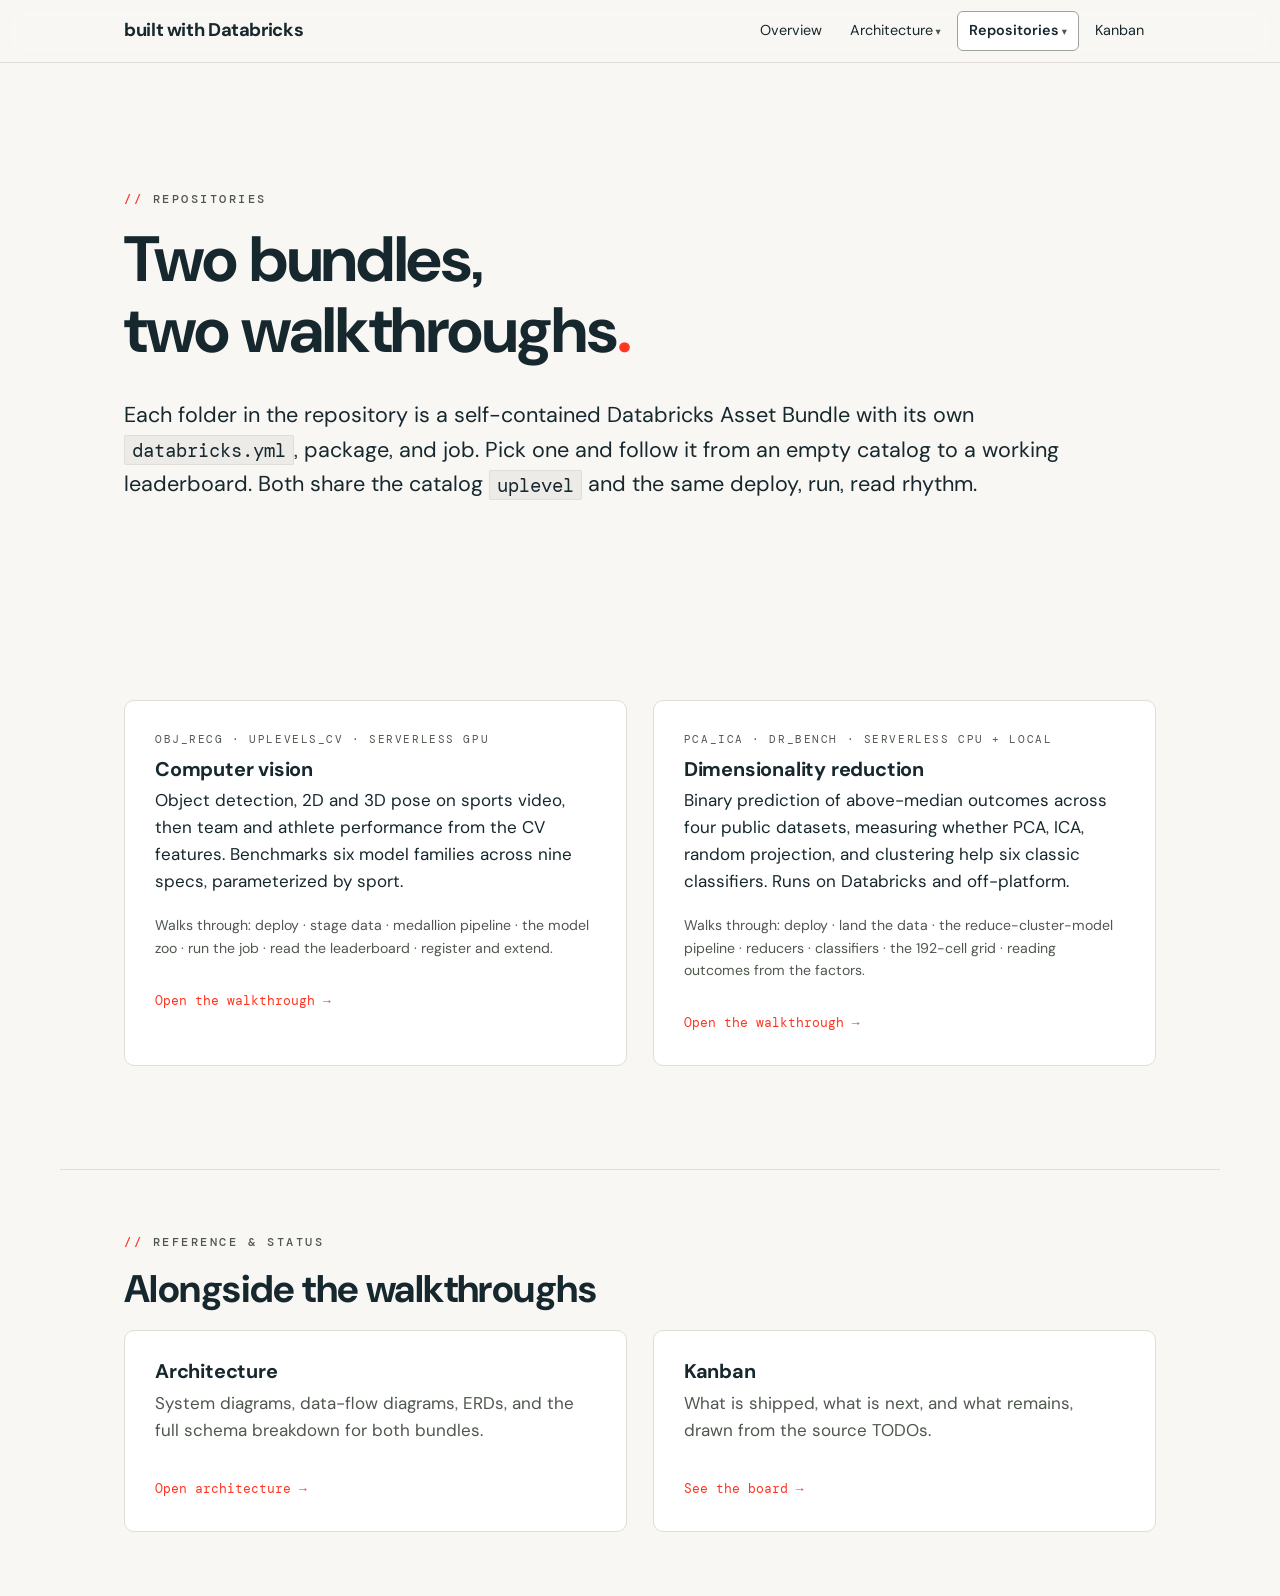
<file: docs/repositories.html>
<!DOCTYPE html>
<html lang="en">
<head>
<meta charset="UTF-8">
<meta name="viewport" content="width=device-width, initial-scale=1.0">
<title>Repositories · benchmark harnesses on Databricks</title>
<meta name="description" content="The two Databricks Asset Bundles in this project: a computer-vision repo and a dimensionality-reduction repo, each with a zero-to-hero walkthrough.">
<link rel="preconnect" href="https://fonts.googleapis.com">
<link rel="preconnect" href="https://fonts.gstatic.com" crossorigin>
<link href="https://fonts.googleapis.com/css2?family=DM+Sans:opsz,wght@9..40,400;9..40,500;9..40,600;9..40,700&family=DM+Mono:wght@400;500&display=swap" rel="stylesheet">
<link rel="stylesheet" href="assets/site.css">
</head>
<body data-od-id="page-repositories">
<a class="skip" href="#main">Skip to content</a>

<header class="nav" data-od-id="nav">
  <div class="nav__inner">
    <a class="brand" href="index.html">built with Databricks</a>
    <button class="nav__toggle" aria-expanded="false" aria-controls="navlinks">Menu</button>
    <nav class="nav__links" id="navlinks" aria-label="Primary">
      <a href="index.html">Overview</a>
      <div class="nav__group">
        <a href="architecture.html" class="nav__parent">Architecture</a>
        <div class="nav__menu">
          <a href="arch-cv.html">Computer vision</a>
          <a href="arch-dr.html">Dimensionality reduction</a>
        </div>
      </div>
      <div class="nav__group">
        <a href="repositories.html" class="nav__parent" aria-current="page">Repositories</a>
        <div class="nav__menu">
          <a href="repo-cv.html">Computer vision</a>
          <a href="repo-dr.html">Dimensionality reduction</a>
        </div>
      </div>
      <a href="kanban.html">Kanban</a>
    </nav>
  </div>
</header>

<main id="main">

  <section class="hero wrap" data-od-id="hero">
    <span class="kicker">Repositories</span>
    <h1>Two bundles, two walkthroughs<span class="dot">.</span></h1>
    <p class="lead">Each folder in the repository is a self-contained Databricks Asset Bundle with its own <code>databricks.yml</code>, package, and job. Pick one and follow it from an empty catalog to a working leaderboard. Both share the catalog <code>uplevel</code> and the same deploy, run, read rhythm.</p>
  </section>

  <section class="section wrap" data-od-id="repo-list">
    <div class="grid grid-2">
      <a class="card card--link" href="repo-cv.html" data-od-id="repo-card-cv">
        <div class="card__meta">obj_recg · uplevels_cv · serverless GPU</div>
        <h3>Computer vision</h3>
        <p>Object detection, 2D and 3D pose on sports video, then team and athlete performance from the CV features. Benchmarks six model families across nine specs, parameterized by sport.</p>
        <p class="muted small">Walks through: deploy · stage data · medallion pipeline · the model zoo · run the job · read the leaderboard · register and extend.</p>
        <span class="card__more">Open the walkthrough →</span>
      </a>
      <a class="card card--link" href="repo-dr.html" data-od-id="repo-card-dr">
        <div class="card__meta">pca_ica · dr_bench · serverless CPU + local</div>
        <h3>Dimensionality reduction</h3>
        <p>Binary prediction of above-median outcomes across four public datasets, measuring whether PCA, ICA, random projection, and clustering help six classic classifiers. Runs on Databricks and off-platform.</p>
        <p class="muted small">Walks through: deploy · land the data · the reduce-cluster-model pipeline · reducers · classifiers · the 192-cell grid · reading outcomes from the factors.</p>
        <span class="card__more">Open the walkthrough →</span>
      </a>
    </div>
  </section>

  <section class="section section--tight wrap" data-od-id="cross-links">
    <span class="kicker">Reference &amp; status</span>
    <h2>Alongside the walkthroughs</h2>
    <div class="grid grid-2" style="margin-top:1.25rem">
      <a class="card card--link" href="architecture.html"><h3>Architecture</h3><p class="muted">System diagrams, data-flow diagrams, ERDs, and the full schema breakdown for both bundles.</p><span class="card__more">Open architecture →</span></a>
      <a class="card card--link" href="kanban.html"><h3>Kanban</h3><p class="muted">What is shipped, what is next, and what remains, drawn from the source TODOs.</p><span class="card__more">See the board →</span></a>
    </div>
  </section>

</main>

<script src="assets/site.js"></script>
</body>
</html>
</file>
<file: docs/assets/site.css>
/* ============================================================
   levelup — Databricks FDE visual system
   Tokens are the six registered brand literals; every other
   colour is derived from them with color-mix() in oklch so no
   raw hex leaks into the sheet.
   ============================================================ */

:root {
  /* --- registered palette (the only raw literals allowed) --- */
  --bg:      #f9f7f4; /* Oat Light — paper            */
  --surface: #ffffff; /* White — card                 */
  --fg:      #16282e; /* Navy 700 — ink               */
  --muted:   #8a847e; /* Warm 500 — secondary         */
  --border:  #e1ded7; /* Warm 300 — hairline          */
  --accent:  #ff3621; /* Databricks Lava — punctuation */

  /* --- derived tones (oklch mixes of the six) --- */
  --muted-strong: color-mix(in oklch, var(--muted) 52%, var(--fg)); /* ≥4.5:1 on paper for small text */
  --surface-hover: color-mix(in oklch, var(--fg) 4%, var(--surface));
  --bg-hover:      color-mix(in oklch, var(--fg) 5%, var(--bg));
  --accent-hover:  color-mix(in oklch, var(--accent) 88%, var(--fg));
  --accent-tint:   color-mix(in oklch, var(--accent) 8%, var(--surface));
  --rule-strong:   color-mix(in oklch, var(--fg) 30%, var(--border));
  --focus:         color-mix(in oklch, var(--accent) 45%, transparent);

  /* --- type --- */
  --sans: "DM Sans", system-ui, -apple-system, "Segoe UI", sans-serif;
  --mono: "DM Mono", ui-monospace, "SF Mono", Menlo, monospace;

  /* --- scale: 4px base --- */
  --r-sm: 2px;
  --r-md: 6px;
  --r-lg: 10px;
  --gutter: clamp(20px, 5vw, 64px);
  --maxw: 1160px;
}

* { box-sizing: border-box; }

html { -webkit-text-size-adjust: 100%; scroll-behavior: smooth; }

body {
  margin: 0;
  background: var(--bg);
  color: var(--fg);
  font-family: var(--sans);
  font-size: 17px;
  line-height: 1.6;
  font-feature-settings: "ss01" 1, "cv05" 1;
  -webkit-font-smoothing: antialiased;
  text-rendering: optimizeLegibility;
}

/* ---------- typography ---------- */
h1, h2, h3, h4 {
  font-family: var(--sans);
  font-weight: 700;
  letter-spacing: -0.02em;
  line-height: 1.1;
  margin: 0 0 0.5em;
  text-wrap: balance;
}
h1 { font-size: clamp(2.4rem, 5.2vw, 4rem); }
h2 { font-size: clamp(1.7rem, 3.2vw, 2.4rem); letter-spacing: -0.015em; }
h3 { font-size: 1.24rem; letter-spacing: -0.01em; }
h4 { font-size: 1.02rem; }

p { margin: 0 0 1.1em; max-width: 68ch; }
.lead { font-size: clamp(1.12rem, 1.8vw, 1.35rem); color: var(--fg); max-width: 66ch; }

a { color: var(--fg); text-decoration-color: var(--rule-strong); text-underline-offset: 3px; }
a:hover { text-decoration-color: var(--accent); }

strong { font-weight: 700; }
code, .mono { font-family: var(--mono); font-size: 0.9em; }
:not(pre) > code {
  background: var(--bg-hover);
  border: 1px solid var(--border);
  border-radius: var(--r-sm);
  padding: 0.08em 0.36em;
  color: var(--fg);
}

/* the closing lava period on display headings */
.dot { color: var(--accent); }

/* kicker / eyebrow: DM Mono, uppercase, wide tracking, // prefix */
.kicker {
  font-family: var(--mono);
  font-size: 0.72rem;
  font-weight: 500;
  letter-spacing: 0.22em;
  text-transform: uppercase;
  color: var(--muted-strong);
  margin: 0 0 1rem;
  display: block;
}
.kicker::before { content: "// "; color: var(--accent); }

/* ---------- layout primitives ---------- */
.wrap { max-width: var(--maxw); margin-inline: auto; padding-inline: var(--gutter); }
.section { padding-block: clamp(48px, 8vw, 104px); }
.section--tight { padding-block: clamp(36px, 5vw, 64px); }
.section + .section { border-top: 1px solid var(--border); }
.stack > * + * { margin-top: 1.5rem; }
.divider { height: 1px; background: var(--border); border: 0; margin: 0; }
.rule-strong { height: 2px; background: var(--fg); border: 0; width: 56px; margin: 0 0 1.5rem; }

.grid { display: grid; gap: clamp(16px, 2vw, 28px); }
.grid-2 { grid-template-columns: repeat(2, 1fr); }
.grid-3 { grid-template-columns: repeat(3, 1fr); }
.grid-4 { grid-template-columns: repeat(4, 1fr); }
@media (max-width: 860px) {
  .grid-2, .grid-3, .grid-4 { grid-template-columns: 1fr; }
}

/* ---------- skip link ---------- */
.skip {
  position: absolute; left: -9999px; top: 0; z-index: 100;
  background: var(--fg); color: var(--bg);
  padding: 10px 16px; border-radius: var(--r-md);
}
.skip:focus { left: 12px; top: 12px; }

/* ---------- top navigation ---------- */
.nav {
  position: sticky; top: 0; z-index: 40;
  background: color-mix(in oklch, var(--bg) 88%, transparent);
  backdrop-filter: saturate(1.2) blur(10px);
  border-bottom: 1px solid var(--border);
}
.nav__inner {
  max-width: var(--maxw); margin-inline: auto;
  padding: 0 var(--gutter);
  display: flex; align-items: center; gap: 20px;
  min-height: 62px;
}
.brand {
  font-weight: 700; font-size: 1.15rem; letter-spacing: -0.02em;
  text-decoration: none; color: var(--fg); white-space: nowrap;
}
.brand .dot { color: var(--accent); }
.brand__tag {
  font-family: var(--mono); font-size: 0.62rem; font-weight: 500;
  letter-spacing: 0.16em; text-transform: uppercase;
  color: var(--muted-strong);
  border-left: 1px solid var(--border);
  padding-left: 10px; margin-left: 10px;
}
.nav__links { display: flex; gap: 4px; margin-left: auto; align-items: center; flex-wrap: wrap; }
.nav__links a {
  font-size: 0.9rem; text-decoration: none; color: var(--fg);
  padding: 7px 11px; border-radius: var(--r-md);
  border: 1px solid transparent; white-space: nowrap;
}
.nav__links a:hover { background: var(--bg-hover); border-color: var(--border); }
.nav__links a[aria-current="page"] {
  background: var(--surface); border-color: var(--rule-strong); font-weight: 600;
}
.nav__toggle {
  display: none; margin-left: auto;
  background: var(--surface); border: 1px solid var(--border); border-radius: var(--r-md);
  font-family: var(--mono); font-size: 0.75rem; letter-spacing: 0.08em; text-transform: uppercase;
  color: var(--fg); padding: 8px 12px; cursor: pointer;
}
@media (max-width: 820px) {
  .nav__toggle { display: inline-block; }
  .nav__links {
    display: none; width: 100%; margin: 0; padding: 8px 0 14px;
    flex-direction: column; align-items: stretch;
  }
  .nav__links.open { display: flex; }
  .nav__inner { flex-wrap: wrap; }
  .nav__links a { padding: 11px 12px; }
}

/* ---------- nav dropdown (Repositories) ---------- */
.nav__group { position: relative; display: flex; align-items: center; }
.nav__parent::after { content: " \25BE"; font-size: 0.72em; color: var(--muted-strong); }
.nav__menu {
  position: absolute; top: calc(100% + 4px); left: 0; min-width: 236px;
  background: var(--surface); border: 1px solid var(--border); border-radius: var(--r-md);
  box-shadow: 0 10px 28px color-mix(in oklch, var(--fg) 14%, transparent);
  padding: 6px; display: none; z-index: 60;
}
.nav__group:hover .nav__menu,
.nav__group:focus-within .nav__menu { display: block; }
.nav__menu a { display: block; white-space: nowrap; }
@media (max-width: 820px) {
  .nav__group { display: block; }
  .nav__parent::after { content: ""; }
  .nav__menu {
    position: static; display: block; min-width: 0;
    background: transparent; border: 0; box-shadow: none; padding: 2px 0 6px 14px;
  }
}

/* ---------- buttons ---------- */
.btn {
  display: inline-flex; align-items: center; gap: 8px;
  font-family: var(--sans); font-size: 0.95rem; font-weight: 600;
  padding: 12px 20px; border-radius: var(--r-md);
  text-decoration: none; cursor: pointer; border: 1px solid transparent;
  min-height: 44px; line-height: 1;
}
/* Primary = solid ink; oat text clears ~13:1. Lava stays punctuation, never fill. */
.btn--primary { background: var(--fg); color: var(--bg); }
.btn--primary:hover { background: color-mix(in oklch, var(--fg) 86%, var(--accent)); color: var(--bg); }
.btn--ghost { background: transparent; color: var(--fg); border-color: var(--rule-strong); }
.btn--ghost:hover { background: var(--surface); border-color: var(--fg); }
.btn__arrow { font-family: var(--mono); color: var(--accent); }

/* ---------- cards ---------- */
.card {
  background: var(--surface);
  border: 1px solid var(--border);
  border-radius: var(--r-lg);
  padding: clamp(20px, 2.4vw, 30px);
}
.card--link { text-decoration: none; color: var(--fg); display: block; transition: border-color .15s ease; }
.card--link:hover { border-color: var(--rule-strong); background: var(--surface-hover); }
.card h3 { margin-bottom: 0.4rem; }
.card__meta {
  font-family: var(--mono); font-size: 0.7rem; letter-spacing: 0.14em;
  text-transform: uppercase; color: var(--muted-strong); margin-bottom: 0.6rem;
}
.card__more {
  font-family: var(--mono); font-size: 0.8rem; color: var(--accent);
  margin-top: 1rem; display: inline-block;
}

/* ---------- badges / pills (pills only for status) ---------- */
.badge {
  display: inline-flex; align-items: center; gap: 6px;
  font-family: var(--mono); font-size: 0.68rem; font-weight: 500;
  letter-spacing: 0.1em; text-transform: uppercase;
  padding: 4px 10px; border: 1px solid var(--border); border-radius: var(--r-sm);
  color: var(--muted-strong); background: var(--bg);
}
.pill {
  display: inline-flex; align-items: center; gap: 6px;
  font-family: var(--mono); font-size: 0.66rem; font-weight: 500;
  letter-spacing: 0.09em; text-transform: uppercase;
  padding: 4px 12px; border-radius: 999px; border: 1px solid var(--border);
  color: var(--muted-strong); background: var(--surface);
}
.pill--live   { color: var(--fg); border-color: var(--rule-strong); }
.pill--live::before { content: ""; width: 7px; height: 7px; border-radius: 999px; background: var(--accent); }
.pill--todo   { color: var(--muted-strong); }
.pill--accent { color: var(--accent); border-color: color-mix(in oklch, var(--accent) 40%, var(--border)); }

/* ---------- stat blocks: numerals as graphics ---------- */
.statrow { display: grid; grid-template-columns: repeat(auto-fit, minmax(160px, 1fr)); gap: 1px; background: var(--border); border: 1px solid var(--border); border-radius: var(--r-lg); overflow: hidden; }
.stat { background: var(--surface); padding: 22px 22px 20px; }
.stat__num { font-size: clamp(2rem, 4vw, 2.9rem); font-weight: 700; letter-spacing: -0.03em; line-height: 1; }
.stat__num .u { font-family: var(--mono); font-size: 0.9rem; font-weight: 500; color: var(--muted-strong); letter-spacing: 0; margin-left: 4px; }
.stat__label { font-family: var(--mono); font-size: 0.7rem; letter-spacing: 0.12em; text-transform: uppercase; color: var(--muted-strong); margin-top: 10px; }

/* ---------- tables ---------- */
.table-wrap { overflow-x: auto; border: 1px solid var(--border); border-radius: var(--r-lg); }
table.tbl { width: 100%; border-collapse: collapse; font-size: 0.92rem; background: var(--surface); }
table.tbl caption { text-align: left; padding: 14px 16px 0; color: var(--muted-strong); font-family: var(--mono); font-size: 0.72rem; letter-spacing: 0.1em; text-transform: uppercase; }
.tbl th, .tbl td { text-align: left; padding: 13px 16px; vertical-align: top; border-bottom: 1px solid var(--border); }
.tbl thead th {
  font-family: var(--mono); font-size: 0.68rem; letter-spacing: 0.1em; text-transform: uppercase;
  color: var(--muted-strong); font-weight: 500; border-bottom: 2px solid var(--fg);
  background: var(--bg); position: sticky; top: 0;
}
.tbl tbody tr:last-child td { border-bottom: 0; }
.tbl tbody tr:hover { background: var(--surface-hover); }
.tbl td.mono, .tbl th.mono { font-family: var(--mono); font-size: 0.85rem; }
.tbl .best { color: var(--accent); font-weight: 600; }

/* ---------- code blocks ---------- */
pre {
  background: var(--fg); color: var(--bg);
  border-radius: var(--r-md); padding: 18px 20px; overflow-x: auto;
  font-family: var(--mono); font-size: 0.84rem; line-height: 1.65; margin: 0 0 1.2em;
}
pre code { background: none; border: 0; padding: 0; color: inherit; }
pre .c { color: color-mix(in oklch, var(--bg) 55%, var(--muted)); } /* comment */
pre .k { color: color-mix(in oklch, var(--accent) 70%, var(--bg)); } /* keyword/accent */

/* ---------- callouts ---------- */
.note {
  border: 1px solid var(--border); border-left: 2px solid var(--accent);
  border-radius: var(--r-md); background: var(--surface);
  padding: 16px 18px; margin: 0 0 1.2em;
}
.note__k { font-family: var(--mono); font-size: 0.68rem; letter-spacing: 0.12em; text-transform: uppercase; color: var(--accent); display: block; margin-bottom: 6px; }
.note p:last-child { margin-bottom: 0; }
.note--warn { border-left-color: var(--fg); }
.note--warn .note__k { color: var(--fg); }

/* ---------- hero ---------- */
.hero { padding-block: clamp(56px, 10vw, 128px) clamp(40px, 6vw, 72px); position: relative; }
.hero h1 { max-width: 16ch; }
.hero .lead { margin-top: 1.2rem; }
.hero__actions { display: flex; gap: 12px; flex-wrap: wrap; margin-top: 2rem; }

/* big index numeral in section corners */
.mark-num {
  font-family: var(--mono); font-weight: 500; color: var(--muted);
  font-size: 0.8rem; letter-spacing: 0.1em;
}

/* definition list for feature/spec pairs */
.dl { display: grid; grid-template-columns: max-content 1fr; gap: 10px 24px; margin: 0; }
.dl dt { font-family: var(--mono); font-size: 0.78rem; letter-spacing: 0.06em; text-transform: uppercase; color: var(--muted-strong); }
.dl dd { margin: 0; }
@media (max-width: 620px){ .dl { grid-template-columns: 1fr; gap: 2px 0; } .dl dd { margin-bottom: 10px; } }

/* step / flow list */
.flow { display: grid; gap: 1px; background: var(--border); border: 1px solid var(--border); border-radius: var(--r-lg); overflow: hidden; }
.flow__step { background: var(--surface); padding: 18px 20px; display: grid; grid-template-columns: auto 1fr; gap: 16px; align-items: start; }
.flow__n { font-family: var(--mono); font-weight: 500; color: var(--accent); font-size: 0.8rem; padding-top: 2px; min-width: 3ch; }
.flow__step h4 { margin: 0 0 3px; }
.flow__step p { margin: 0; color: var(--muted-strong); font-size: 0.95rem; }

/* tag list */
.tags { display: flex; flex-wrap: wrap; gap: 8px; padding: 0; margin: 0; list-style: none; }

/* ---------- footer ---------- */
.foot { border-top: 1px solid var(--border); background: var(--bg); }
.foot__inner { max-width: var(--maxw); margin-inline: auto; padding: 40px var(--gutter); display: flex; flex-wrap: wrap; gap: 24px 48px; justify-content: space-between; align-items: start; }
.foot__col h4 { font-family: var(--mono); font-size: 0.7rem; letter-spacing: 0.12em; text-transform: uppercase; color: var(--muted-strong); font-weight: 500; margin-bottom: 10px; }
.foot__col a { display: block; text-decoration: none; color: var(--fg); font-size: 0.92rem; padding: 3px 0; }
.foot__col a:hover { color: var(--accent); }
.foot__brand { font-weight: 700; font-size: 1.1rem; }
.foot__note { color: var(--muted-strong); font-size: 0.82rem; max-width: 42ch; margin-top: 8px; }

/* ---------- diagram: horizontal pipeline ---------- */
.pipe { display: flex; flex-wrap: wrap; gap: 8px; align-items: stretch; }
.pipe__stage { flex: 1 1 158px; min-width: 150px; background: var(--surface); border: 1px solid var(--border); border-radius: var(--r-md); padding: 13px 14px; }
.pipe__stage .lbl { font-family: var(--mono); font-size: 0.62rem; letter-spacing: 0.12em; text-transform: uppercase; color: var(--muted-strong); display: block; margin-bottom: 5px; }
.pipe__stage h4 { margin: 0 0 6px; font-size: 0.96rem; }
.pipe__stage p { margin: 0; font-size: 0.85rem; color: var(--muted-strong); }
.pipe__arrow { align-self: center; color: var(--accent); font-family: var(--mono); font-weight: 500; padding: 0 2px; }
@media (max-width: 720px) { .pipe { flex-direction: column; } .pipe__arrow { transform: rotate(90deg); align-self: flex-start; padding-left: 20px; } }

/* ---------- diagram: layered architecture ---------- */
.layers { display: flex; flex-direction: column; align-items: stretch; }
.layer { display: flex; flex-wrap: wrap; gap: 10px; justify-content: center; }
.layer + .layer { margin-top: 40px; position: relative; }
.layer + .layer::before { content: "\2193"; position: absolute; top: -30px; left: 50%; transform: translateX(-50%); color: var(--accent); font-family: var(--mono); font-size: 1.1rem; }
.layer__label { flex-basis: 100%; text-align: center; font-family: var(--mono); font-size: 0.62rem; letter-spacing: 0.14em; text-transform: uppercase; color: var(--muted-strong); margin-bottom: 4px; }
.node { background: var(--surface); border: 1px solid var(--border); border-radius: var(--r-md); padding: 11px 15px; font-size: 0.9rem; text-align: center; min-width: 120px; }
.node .lbl { font-family: var(--mono); font-size: 0.6rem; letter-spacing: 0.1em; text-transform: uppercase; color: var(--muted-strong); display: block; margin-bottom: 2px; }
.node--accent { border-color: color-mix(in oklch, var(--accent) 45%, var(--border)); }
.node--ink { background: var(--fg); color: var(--bg); border-color: var(--fg); }
.node--ink .lbl { color: color-mix(in oklch, var(--bg) 60%, var(--muted)); }

/* ---------- ERD ---------- */
.erd { display: grid; grid-template-columns: repeat(auto-fit, minmax(248px, 1fr)); gap: 16px; align-items: start; }
.entity { border: 1px solid var(--border); border-radius: var(--r-md); background: var(--surface); overflow: hidden; }
.entity__head { background: var(--fg); color: var(--bg); padding: 9px 12px; font-family: var(--mono); font-size: 0.82rem; display: flex; justify-content: space-between; gap: 10px; align-items: baseline; }
.entity__head .schema { color: color-mix(in oklch, var(--bg) 58%, var(--muted)); font-size: 0.66rem; }
.entity__row { display: flex; justify-content: space-between; gap: 12px; padding: 7px 12px; border-top: 1px solid var(--border); font-size: 0.82rem; align-items: baseline; }
.entity__row .col { font-family: var(--mono); }
.entity__row .ty { color: var(--muted-strong); font-family: var(--mono); font-size: 0.72rem; white-space: nowrap; }
.key { font-family: var(--mono); font-size: 0.58rem; font-weight: 500; letter-spacing: 0.06em; padding: 1px 5px; border-radius: var(--r-sm); border: 1px solid var(--border); color: var(--muted-strong); margin-left: 6px; }
.key--pk { color: var(--accent); border-color: color-mix(in oklch, var(--accent) 40%, var(--border)); }
.key--fk { color: var(--fg); }

/* ---------- mono chip ---------- */
.chip { display: inline-block; font-family: var(--mono); font-size: 0.72rem; padding: 2px 8px; border: 1px solid var(--border); border-radius: var(--r-sm); background: var(--bg); color: var(--fg); margin: 3px 3px 0 0; white-space: nowrap; }
.chip--accent { border-color: color-mix(in oklch, var(--accent) 40%, var(--border)); color: var(--accent); }

/* ---------- kanban board ---------- */
.board { display: grid; grid-template-columns: repeat(3, 1fr); gap: clamp(14px, 1.6vw, 22px); align-items: start; }
@media (max-width: 860px) { .board { grid-template-columns: 1fr; } }
.board__col { background: var(--surface); border: 1px solid var(--border); border-radius: var(--r-lg); overflow: hidden; }
.board__head { display: flex; align-items: baseline; justify-content: space-between; gap: 8px; padding: 15px 16px; border-bottom: 2px solid var(--fg); }
.board__head h3 { margin: 0; font-size: 1.05rem; }
.board__col--done .board__head { border-bottom-color: var(--accent); }
.board__count { font-family: var(--mono); font-size: 0.72rem; letter-spacing: 0.1em; color: var(--muted-strong); }
.board__list { padding: 8px; display: flex; flex-direction: column; gap: 8px; }
.ticket { border: 1px solid var(--border); border-radius: var(--r-md); background: var(--bg); padding: 11px 13px; }
.ticket p { margin: 7px 0 0; font-size: 0.9rem; line-height: 1.5; }

/* ---------- focus ring (every focusable element) ---------- */
:focus-visible { outline: 2px solid var(--accent); outline-offset: 2px; border-radius: var(--r-sm); }

/* ---------- misc ---------- */
.center { text-align: center; }
.muted { color: var(--muted-strong); }
.accent { color: var(--accent); }
.small { font-size: 0.88rem; }
.nowrap { white-space: nowrap; }
img { max-width: 100%; height: auto; display: block; }

@media (prefers-reduced-motion: reduce) {
  * { scroll-behavior: auto !important; transition: none !important; }
}
</file>
